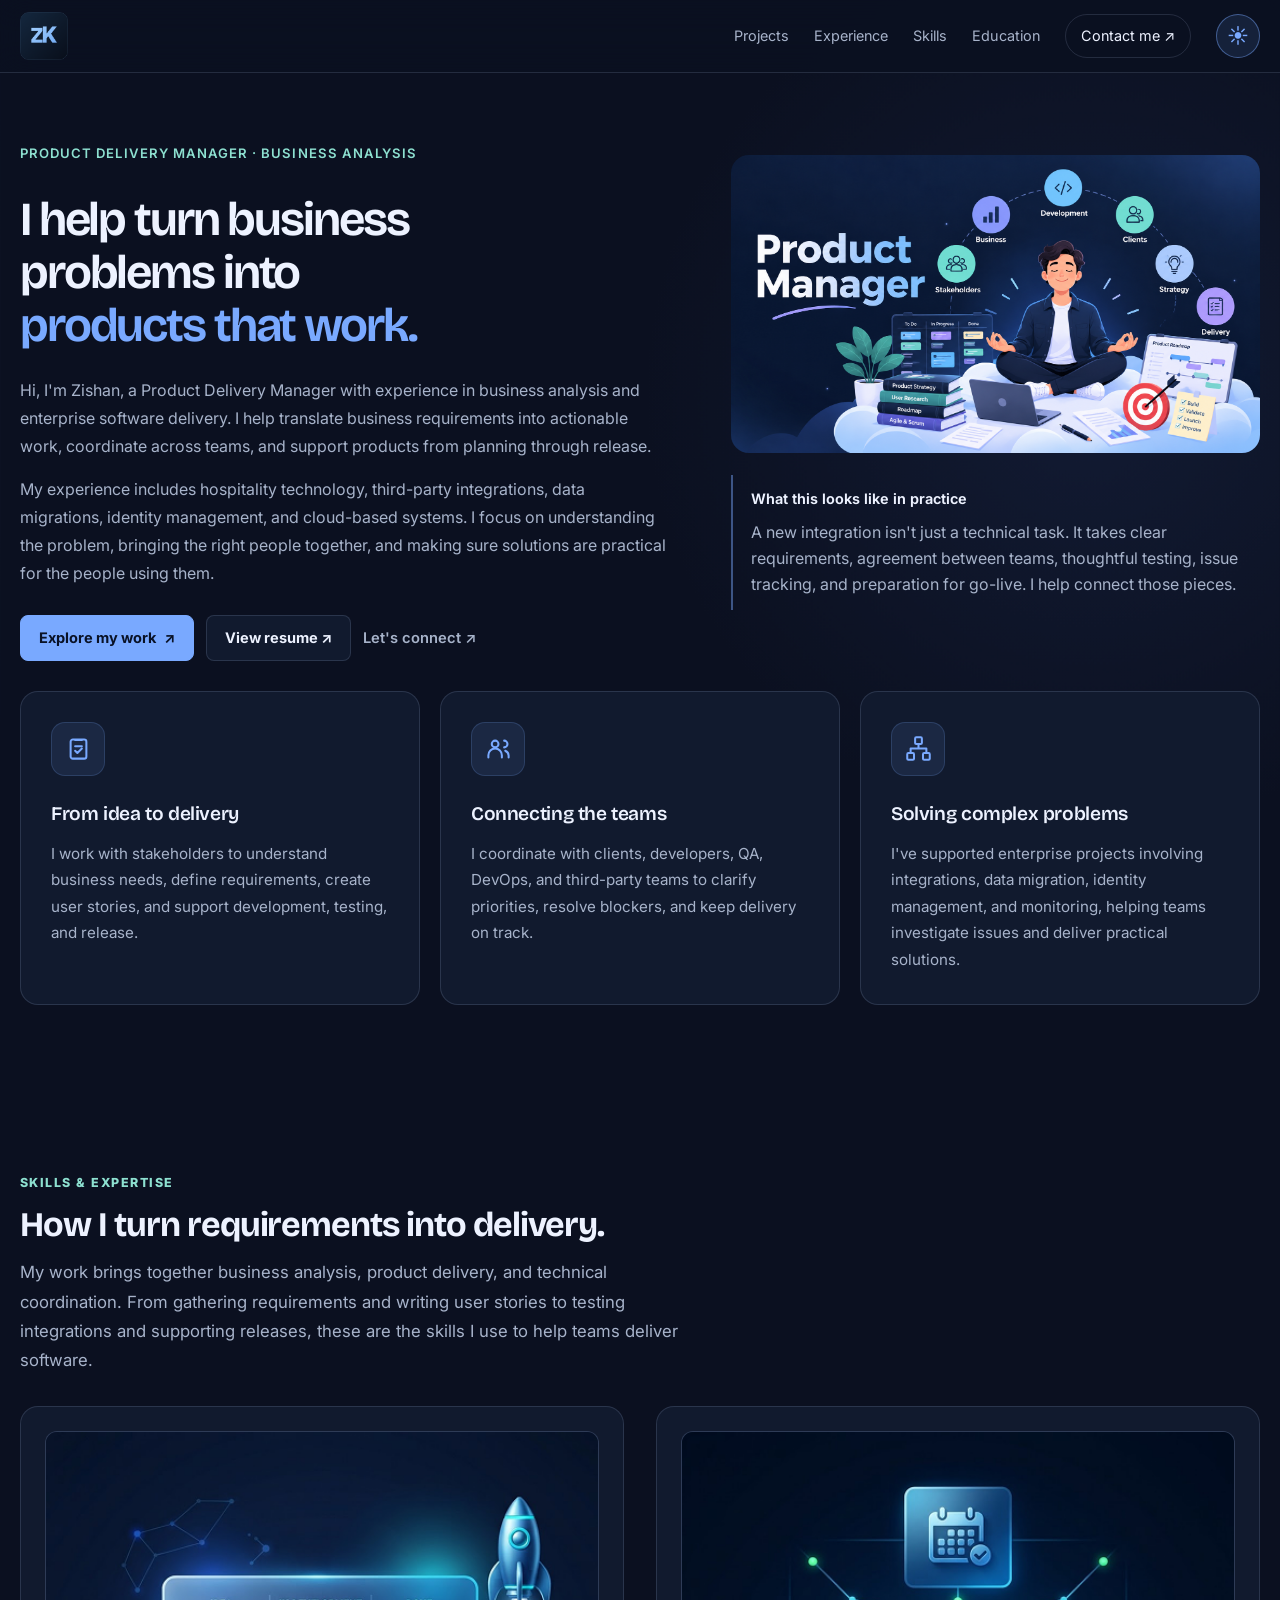
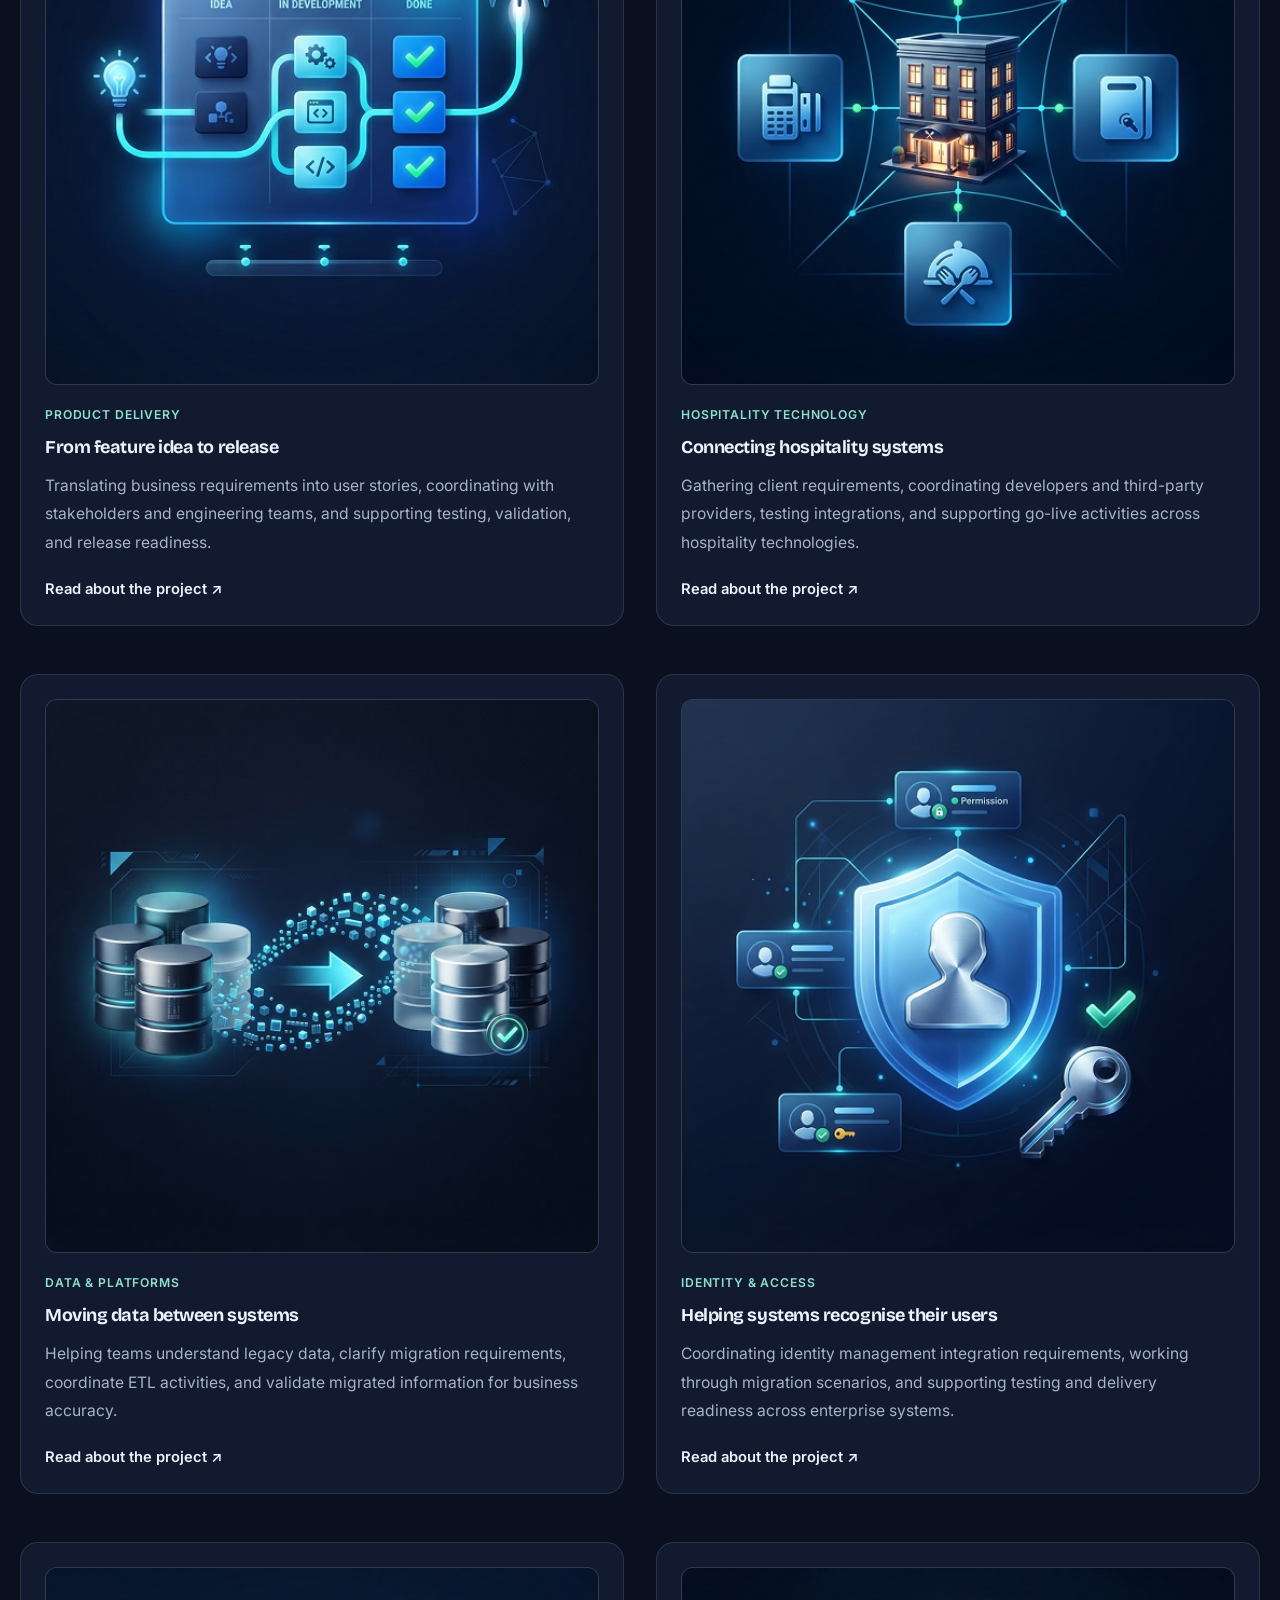
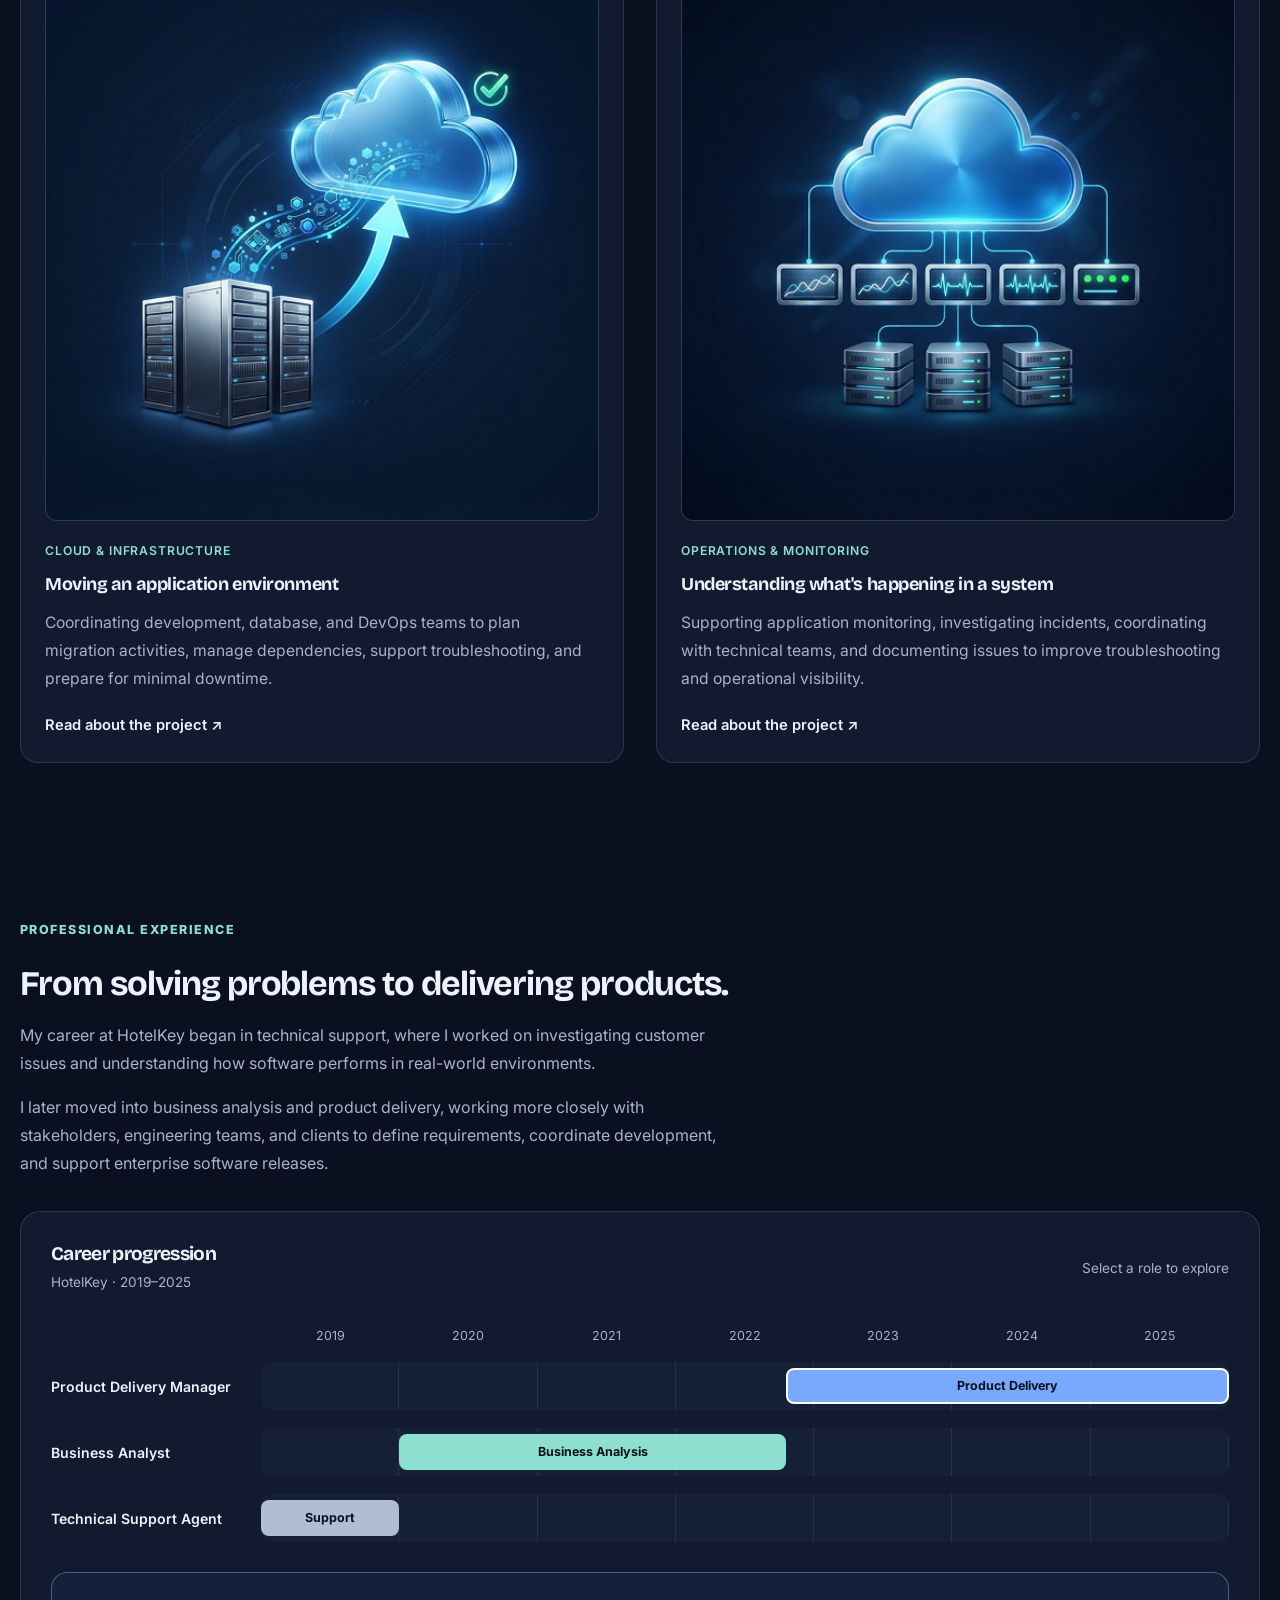
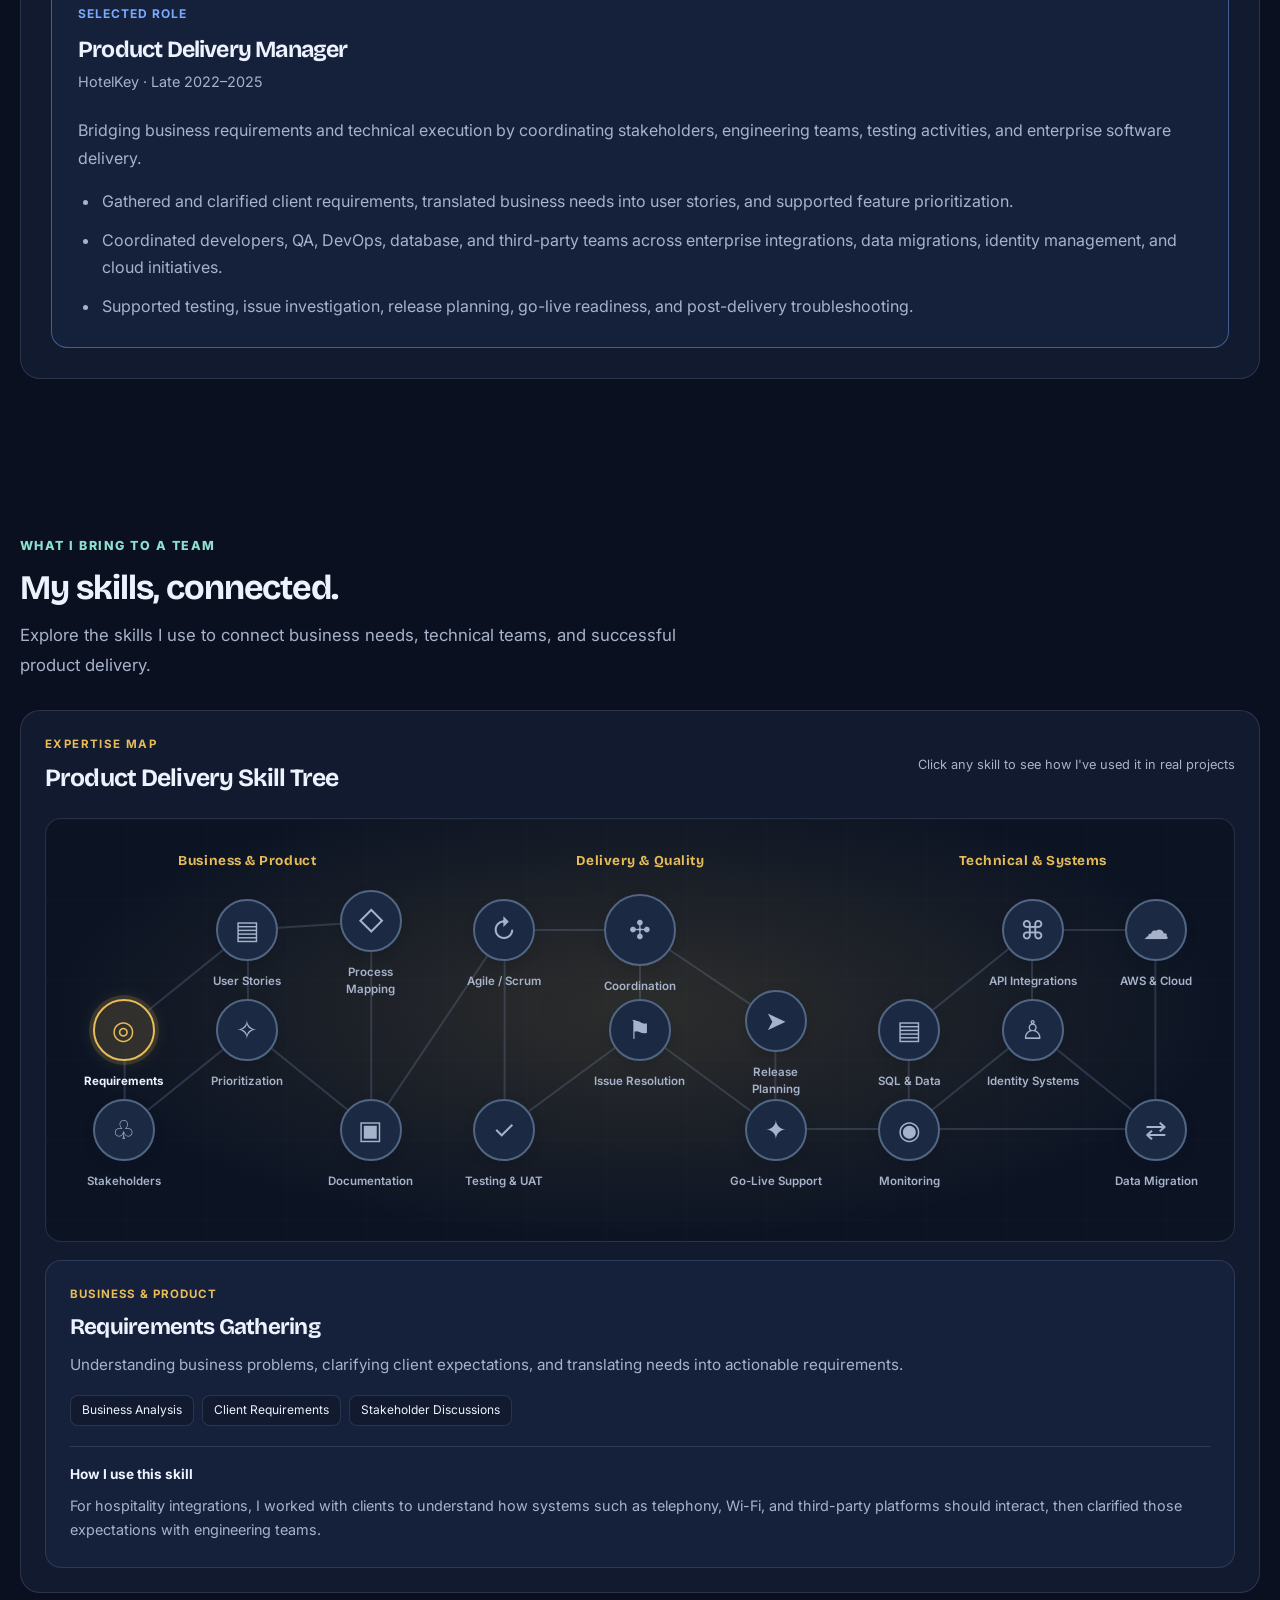
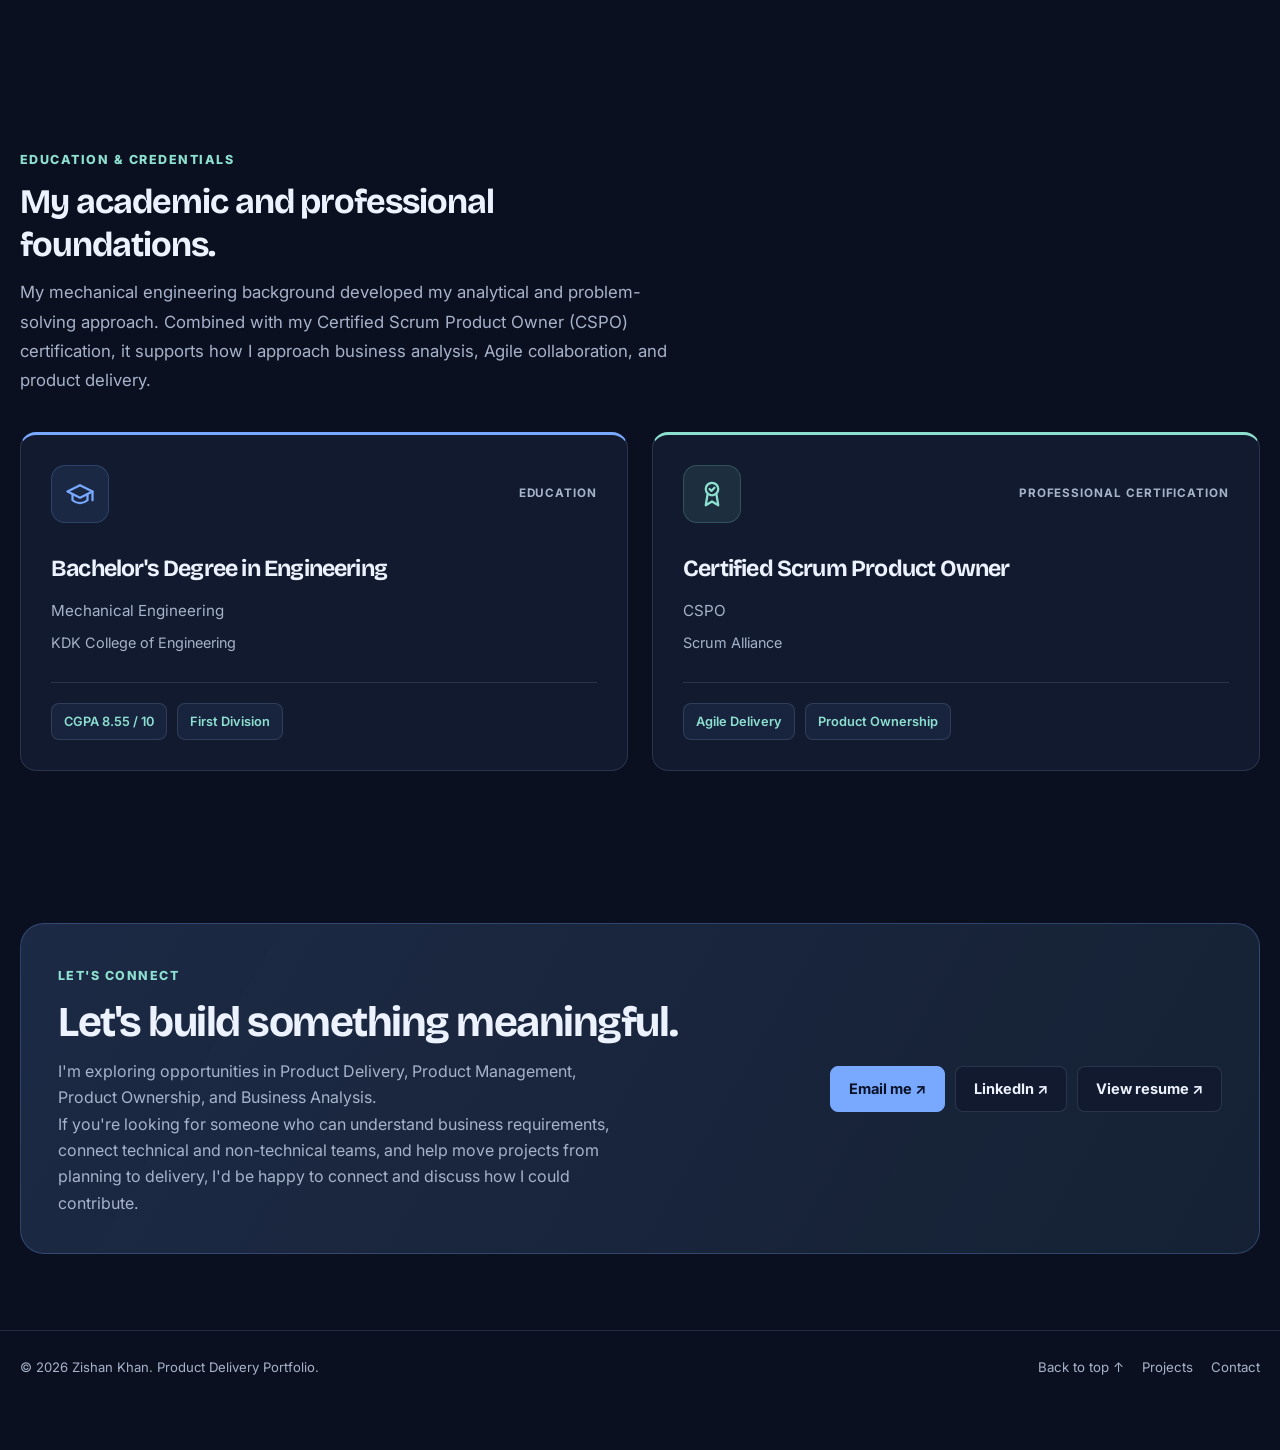
<file: index.html>
<!DOCTYPE html>
<html lang="en">
<head>
    <meta charset="UTF-8">
    <script src="theme.js" defer></script>
    <meta name="viewport" content="width=device-width, initial-scale=1.0">
    <meta name="description" content="Zishan Khan is a Product Delivery Manager with experience in enterprise software delivery, business analysis, data migration, identity management, cloud monitoring, and integrations.">
    <meta name="theme-color" content="#0b1020">
    <title>Zishan Khan | Product Delivery Manager</title>
    <link rel="preconnect" href="https://fonts.googleapis.com">
    <link rel="preconnect" href="https://fonts.gstatic.com" crossorigin>
    <link
    href="https://fonts.googleapis.com/css2?family=Inter:wght@400;500;600;700&family=Space+Grotesk:wght@400;500;600;700&display=swap"
    rel="stylesheet"
    >   
    <link rel="stylesheet" href="styles.css">
    <script src="skills-tree.js" defer></script>
    <script src="skills-tree-lines.js" defer></script>
 </head>
<body>

    <!-- Navigation -->
    <header class="site-header">
        <div class="container nav">
          <a class="brand" href="index.html" aria-label="Go to homepage">
                <img
                    class="brand-logo logo-dark"
                    src="images/logo-dark.png"
                    alt="Zishan Khan"
                >

                <img
                    class="brand-logo logo-light"
                    src="images/logo-light.png"
                    alt=""
                    aria-hidden="true"
                >
          </a>

            <button
                class="menu-toggle"
                id="menuToggle"
                type="button"
                aria-label="Open navigation menu"
                aria-controls="navLinks"
                aria-expanded="false"
            >
                <span id="menuIcon" aria-hidden="true">☰</span>
            </button>

            <nav class="nav-links" id="navLinks" aria-label="Main navigation">
                <a href="#projects">Projects</a>
                <a href="#experience">Experience</a>
                <a href="#skills">Skills</a>
                <a href="#credentials">Education</a>
                <a class="nav-contact" href="#contact">Contact me ↗</a>
                <button
    type="button"
    class="theme-toggle"
    id="themeToggle"
    aria-label="Switch to light mode"
    aria-pressed="false"
    title="Switch theme"
>
    <span class="theme-icon theme-icon-sun" aria-hidden="true">
        ☀
    </span>

    <span class="theme-icon theme-icon-moon" aria-hidden="true">
        ☾
    </span>
</button>
            </nav>
            
       
        </div>
        
    </header>

    <main>

        <!-- Hero -->

        <section class="hero" id="home">
    <div class="container hero-layout">

        <!-- LEFT SIDE: HERO CONTENT -->
        <div class="hero-content">

            <p class="hero-eyebrow">
                Product Delivery Manager · Business Analysis
            </p>

            <h1>
                I help turn business problems into
                <span>products that work.</span>
            </h1>

          <div class="hero-intro">
                <p>
                    Hi, I'm Zishan, a Product Delivery Manager with
                    experience in business analysis and enterprise
                    software delivery. I help translate business
                    requirements into actionable work, coordinate
                    across teams, and support products from planning
                    through release.
                </p>

                <p>
                    My experience includes hospitality technology,
                    third-party integrations, data migrations,
                    identity management, and cloud-based systems.
                    I focus on understanding the problem, bringing
                    the right people together, and making sure
                    solutions are practical for the people using them.
                </p>
            </div>

          
            <div class="button-row">
                <a class="button button-primary" href="#projects">
                    Explore my work
                    <span aria-hidden="true">↗</span>
                </a>

                <a
                    class="button button-secondary"
                    href="documents/ZISHAN%20KHAN_RESUME_PM_2026.pdf"
                    target="_blank"
                    rel="noopener noreferrer"
                >
                    View resume ↗
                </a>

                <a class="hero-contact-link" href="#contact">
                    Let's connect ↗
                </a>
            </div>


        </div>
        <!-- END LEFT SIDE -->


        <!-- RIGHT SIDE: PRODUCT MANAGEMENT IMAGE -->
        <div class="hero-visual">
            <img
                src="images/product-management.png"
                alt="Product management planning and delivery"
                class="hero-image"
            >
            <div class="hero-example">
            <p class="hero-example-label">
                What this looks like in practice
            </p>

            <p>
                A new integration isn't just a technical task. It takes
                clear requirements, agreement between teams, thoughtful
                testing, issue tracking, and preparation for go-live.
                I help connect those pieces.
            </p>
        </div>
        </div>
  
    </div>
<!-- CORE STRENGTHS -->
<section class="strengths-section" aria-label="Professional strengths">
    <div class="container">

        <div class="strengths-grid">

            <!-- CARD 1: PRODUCT DELIVERY -->
            <article class="strength-card">

                <div class="strength-icon" aria-hidden="true">
                    <svg viewBox="0 0 24 24" fill="none"
                         stroke="currentColor" stroke-width="1.8"
                         stroke-linecap="round" stroke-linejoin="round">
                        <rect x="5" y="4" width="14" height="17" rx="2"/>
                        <path d="M9 4.5h6M9 10h6M9 14l2 2 4-4"/>
                    </svg>
                </div>

                <h3>From idea to delivery</h3>

             <p>
    I work with stakeholders to understand business
    needs, define requirements, create user stories,
    and support development, testing, and release.
</p>
            </article>

            <!-- CARD 2: TEAM COLLABORATION -->
            <article class="strength-card">

                <div class="strength-icon" aria-hidden="true">
                    <svg viewBox="0 0 24 24" fill="none"
                         stroke="currentColor" stroke-width="1.8"
                         stroke-linecap="round" stroke-linejoin="round">
                        <circle cx="9" cy="8" r="3"/>
                        <path d="M3 20v-2a6 6 0 0 1 12 0v2"/>
                        <path d="M17 5a3 3 0 0 1 0 6"/>
                        <path d="M18 14a5 5 0 0 1 3 5v1"/>
                    </svg>
                </div>

                <h3>Connecting the teams</h3>

          <p>
    I coordinate with clients, developers, QA, DevOps,
    and third-party teams to clarify priorities,
    resolve blockers, and keep delivery on track.
</p>

            </article>

            <!-- CARD 3: ENTERPRISE SOLUTIONS -->
            <article class="strength-card">

                <div class="strength-icon" aria-hidden="true">
                    <svg viewBox="0 0 24 24" fill="none"
                         stroke="currentColor" stroke-width="1.8"
                         stroke-linecap="round" stroke-linejoin="round">
                        <rect x="9" y="2" width="6" height="6" rx="1"/>
                        <rect x="2" y="16" width="6" height="6" rx="1"/>
                        <rect x="16" y="16" width="6" height="6" rx="1"/>
                        <path d="M12 8v4M5 16v-4h14v4"/>
                    </svg>
                </div>

                <h3>Solving complex problems</h3>

   <p>
    I've supported enterprise projects involving
    integrations, data migration, identity management,
    and monitoring, helping teams investigate issues
    and deliver practical solutions.
</p>

            </article>

        </div>

    </div>
</section>

        <!-- Selected projects -->

<section class="section projects-section" id="projects">
    <div class="container">

       <div class="section-heading">
    <span class="eyebrow">Skills &amp; expertise</span>

    <h2>How I turn requirements into delivery.</h2>

    <p class="section-intro">
        My work brings together business analysis,
        product delivery, and technical coordination.
        From gathering requirements and writing user
        stories to testing integrations and supporting
        releases, these are the skills I use to help
        teams deliver software.
    </p>
</div>

<div class="project-grid">

    <!-- PROJECT 1: PRODUCT FEATURE DELIVERY -->
    <article class="project-card">
        <a class="project-image"
           href="feature-delivery-case-study.html"
           aria-label="View product feature delivery project">
            <img
                src="images/feature-delivery.png"
                alt="Reference image for product feature delivery">
        </a>

        <div class="project-content">
            <span class="project-category">
                Product Delivery
            </span>

            <h3>From feature idea to release</h3>

            <p>
                Translating business requirements into user
                stories, coordinating with stakeholders and
                engineering teams, and supporting testing,
                validation, and release readiness.
            </p>

            <a class="project-link"
               href="feature-delivery-case-study.html">
                Read about the project ↗
            </a>
        </div>
    </article>


    <!-- PROJECT 2: HOSPITALITY INTEGRATIONS -->
    <article class="project-card">
        <a class="project-image"
           href="iot-integration-case-study.html"
           aria-label="View hospitality integrations project">
            <img
                src="images/hospitality-integrations.png"
                alt="Reference image for hospitality technology integrations">
        </a>

        <div class="project-content">
            <span class="project-category">
                Hospitality Technology
            </span>

            <h3>Connecting hospitality systems</h3>

            <p>
                Gathering client requirements, coordinating
                developers and third-party providers, testing
                integrations, and supporting go-live activities
                across hospitality technologies.
            </p>

            <a class="project-link"
               href="iot-integration-case-study.html">
                Read about the project ↗
            </a>
        </div>
    </article>


    <!-- PROJECT 3: ENTERPRISE DATA MIGRATION -->
    <article class="project-card">
        <a class="project-image"
           href="etl-case-study.html"
           aria-label="View data migration project">
            <img
                src="images/data-migration.png"
                alt="Reference image for a data migration project">
        </a>

        <div class="project-content">
            <span class="project-category">
                Data &amp; Platforms
            </span>

            <h3>Moving data between systems</h3>

            <p>
                Helping teams understand legacy data,
                clarify migration requirements, coordinate
                ETL activities, and validate migrated
                information for business accuracy.
            </p>

            <a class="project-link"
               href="etl-case-study.html">
                Read about the project ↗
            </a>
        </div>
    </article>


    <!-- PROJECT 4: IDENTITY MANAGEMENT -->
    <article class="project-card">
        <a class="project-image"
           href="idm-case-study.html"
           aria-label="View identity management project">
            <img
                src="images/identity-management.png"
                alt="Reference image for identity management">
        </a>

        <div class="project-content">
            <span class="project-category">
                Identity &amp; Access
            </span>

            <h3>Helping systems recognise their users</h3>

            <p>
                Coordinating identity management integration
                requirements, working through migration
                scenarios, and supporting testing and
                delivery readiness across enterprise systems.
            </p>

            <a class="project-link"
               href="idm-case-study.html">
                Read about the project ↗
            </a>
        </div>
    </article>


    <!-- PROJECT 5: AWS ENVIRONMENT MIGRATION -->
    <article class="project-card">
        <a class="project-image"
           href="aws-migration-case-study.html"
           aria-label="View cloud migration project">
            <img
                src="images/cloud-migration.png"
                alt="Reference image for a cloud migration">
        </a>

        <div class="project-content">
            <span class="project-category">
                Cloud &amp; Infrastructure
            </span>

            <h3>Moving an application environment</h3>

            <p>
                Coordinating development, database, and
                DevOps teams to plan migration activities,
                manage dependencies, support troubleshooting,
                and prepare for minimal downtime.
            </p>

            <a class="project-link"
               href="aws-migration-case-study.html">
                Read about the project ↗
            </a>
        </div>
    </article>


    <!-- PROJECT 6: MONITORING & INCIDENT MANAGEMENT -->
    <article class="project-card">
        <a class="project-image"
           href="monitoring-case-study.html"
           aria-label="View monitoring and incident management project">
            <img
                src="images/monitoring.png"
                alt="Reference image for system monitoring">
        </a>

        <div class="project-content">
            <span class="project-category">
                Operations &amp; Monitoring
            </span>

            <h3>Understanding what's happening in a system</h3>

            <p>
                Supporting application monitoring,
                investigating incidents, coordinating
                with technical teams, and documenting
                issues to improve troubleshooting
                and operational visibility.
            </p>

            <a class="project-link"
               href="monitoring-case-study.html">
                Read about the project ↗
            </a>
        </div>
    </article>

</div>
    </div>
</section>



<!-- EXPERIENCE — INTERACTIVE CAREER TIMELINE -->
<section class="section career-section" id="experience">
    <div class="container">

      <div class="career-intro">
    <span class="eyebrow">
        Professional experience
    </span>

    <h2>From solving problems to delivering products.</h2>

    <p>
        My career at HotelKey began in technical support,
        where I worked on investigating customer issues
        and understanding how software performs in
        real-world environments.
    </p>

    <p>
        I later moved into business analysis and product
        delivery, working more closely with stakeholders,
        engineering teams, and clients to define
        requirements, coordinate development, and
        support enterprise software releases.
    </p>
</div>

        <div class="career-chart">

            <div class="career-chart-heading">
                <div>
                    <h3>Career progression</h3>
                    <p>HotelKey · 2019–2025</p>
                </div>

                <span class="career-chart-hint">
                    Select a role to explore
                </span>
            </div>

            <!-- Scrollable Gantt-style timeline -->
            <div class="career-chart-scroll" tabindex="0"
                 aria-label="Career timeline from 2019 to 2025">

                <div class="career-chart-inner">

                    <!-- Year headings -->
                    <div class="career-chart-years">
                        <span class="career-chart-spacer"></span>
                        <div class="career-year-grid">
                            <span>2019</span>
                            <span>2020</span>
                            <span>2021</span>
                            <span>2022</span>
                            <span>2023</span>
                            <span>2024</span>
                            <span>2025</span>
                        </div>
                    </div>

                    <!-- Product Delivery Manager -->
                    <div class="career-chart-row">
                        <span class="career-role-label">
                            Product Delivery Manager
                        </span>

                        <div class="career-track">
                            <button
                                type="button"
                                class="career-bar career-bar-delivery is-active"
                                data-career="delivery"
                                aria-pressed="true"
                                style="--bar-start: 3.8; --bar-length: 3.2;"
                                aria-label="Product Delivery Manager, late 2022 to 2025"
                            >
                                <span class="career-bar-label">
                                    Product Delivery
                                </span>
                            </button>
                        </div>
                    </div>

                    <!-- Business Analyst -->
                    <div class="career-chart-row">
                        <span class="career-role-label">
                            Business Analyst
                        </span>

                        <div class="career-track">
                            <button
                                type="button"
                                class="career-bar career-bar-analyst"
                                data-career="analyst"
                                aria-pressed="false"
                                style="--bar-start: 1; --bar-length: 2.8;"
                                aria-label="Business Analyst, 2020 to late 2022"
                            >
                                <span class="career-bar-label">
                                    Business Analysis
                                </span>
                            </button>
                        </div>
                    </div>

                    <!-- Technical Support -->
                    <div class="career-chart-row">
                        <span class="career-role-label">
                            Technical Support Agent
                        </span>

                        <div class="career-track">
                            <button
                                type="button"
                                class="career-bar career-bar-support"
                                data-career="support"
                                aria-pressed="false"
                                style="--bar-start: 0; --bar-length: 1;"
                                aria-label="Technical Support Agent, 2019 to 2020"
                            >
                                <span class="career-bar-label">
                                    Support
                                </span>
                            </button>
                        </div>
                    </div>

                </div>
            </div>


            <!-- Interactive details panel -->
            <div class="career-detail" id="careerDetail"
                 aria-live="polite" aria-atomic="true">

                <div class="career-detail-header">
                    <div>
                        <span class="career-detail-eyebrow">
                            Selected role
                        </span>
                        <h3 id="careerDetailTitle">
                            Product Delivery Manager
                        </h3>
                        <p id="careerDetailDate">
                            HotelKey · Late 2022–2025
                        </p>
                    </div>
                </div>

           <p class="career-detail-summary"
   id="careerDetailSummary">
    Bridging business requirements and technical execution
    by coordinating stakeholders, engineering teams,
    testing activities, and enterprise software delivery.
</p>

               <ul class="career-detail-list" id="careerDetailList">
    <li>
        Gathered and clarified client requirements,
        translated business needs into user stories,
        and supported feature prioritization.
    </li>

    <li>
        Coordinated developers, QA, DevOps, database,
        and third-party teams across enterprise
        integrations, data migrations, identity
        management, and cloud initiatives.
    </li>

    <li>
        Supported testing, issue investigation,
        release planning, go-live readiness,
        and post-delivery troubleshooting.
    </li>
</ul>

            </div>

        </div>

    </div>
</section>


<!-- =========================================
     INTERACTIVE RPG SKILL TREE
========================================= -->

<section class="section skills-tree-section" id="skills">
    <div class="container">

        <div class="section-heading">
            <span class="eyebrow">What I bring to a team</span>
            <h2>My skills, connected.</h2>
            <p class="section-intro">
                Explore the skills I use to connect business needs,
                technical teams, and successful product delivery.
            </p>
        </div>

        
<div class="skills-tree" id="skillsTree">

    <!-- Skill tree header -->
    <div class="skills-tree-header">
        <div>
            <span class="skills-tree-label">EXPERTISE MAP</span>
            <h3>Product Delivery Skill Tree</h3>
        </div>
        <span class="skills-tree-hint">
           Click any skill to see how I've used it in real projects
        </span>
    </div>

    <!-- Three skill branches -->
    <div class="skills-tree-board">
        <svg
            class="skill-tree-connections"
            aria-hidden="true"
            xmlns="http://www.w3.org/2000/svg"
        >
        </svg>
        <!-- BUSINESS ANALYSIS -->
        <div class="skill-branch branch-business">
            <h4>Business & Product</h4>

            <div class="skill-branch-nodes">
                <button class="skill-ability" type="button"
                        data-ability="requirements">
                    <span class="ability-icon" aria-hidden="true">◎</span>
                    <span class="ability-name">Requirements</span>
                </button>

                <button class="skill-ability" type="button"
                        data-ability="stories">
                    <span class="ability-icon" aria-hidden="true">▤</span>
                    <span class="ability-name">User Stories</span>
                </button>

                <button class="skill-ability" type="button"
                        data-ability="process">
                    <span class="ability-icon" aria-hidden="true">◇</span>
                    <span class="ability-name">Process Mapping</span>
                </button>

                <button class="skill-ability" type="button"
                        data-ability="stakeholders">
                    <span class="ability-icon" aria-hidden="true">♧</span>
                    <span class="ability-name">Stakeholders</span>
                </button>

                <button class="skill-ability" type="button"
                        data-ability="prioritization">
                    <span class="ability-icon" aria-hidden="true">✧</span>
                    <span class="ability-name">Prioritization</span>
                </button>

                <button class="skill-ability" type="button"
                        data-ability="documentation">
                    <span class="ability-icon" aria-hidden="true">▣</span>
                    <span class="ability-name">Documentation</span>
                </button>
            </div>
        </div>

        <!-- PRODUCT DELIVERY -->
        <div class="skill-branch branch-delivery">
            <h4>Delivery & Quality</h4>

            <div class="skill-branch-nodes">
                <button class="skill-ability" type="button"
                        data-ability="agile">
                    <span class="ability-icon" aria-hidden="true">↻</span>
                    <span class="ability-name">Agile / Scrum</span>
                </button>

                <button class="skill-ability" type="button"
                        data-ability="coordination">
                    <span class="ability-icon" aria-hidden="true">✣</span>
                    <span class="ability-name">Coordination</span>
                </button>

                <button class="skill-ability" type="button"
                        data-ability="release">
                    <span class="ability-icon" aria-hidden="true">➤</span>
                    <span class="ability-name">Release Planning</span>
                </button>

                <button class="skill-ability" type="button"
                        data-ability="testing">
                    <span class="ability-icon" aria-hidden="true">✓</span>
                    <span class="ability-name">Testing & UAT</span>
                </button>

                <button class="skill-ability" type="button"
                        data-ability="issues">
                    <span class="ability-icon" aria-hidden="true">⚑</span>
                    <span class="ability-name">Issue Resolution</span>
                </button>

                <button class="skill-ability" type="button"
                        data-ability="golive">
                    <span class="ability-icon" aria-hidden="true">✦</span>
                    <span class="ability-name">Go-Live Support</span>
                </button>
            </div>
        </div>

        <!-- TECHNICAL SYSTEMS -->
        <div class="skill-branch branch-technical">
            <h4>Technical & Systems</h4>

            <div class="skill-branch-nodes">
                <button class="skill-ability" type="button"
                        data-ability="sql">
                    <span class="ability-icon" aria-hidden="true">▤</span>
                    <span class="ability-name">SQL & Data</span>
                </button>

                <button class="skill-ability" type="button"
                        data-ability="apis">
                    <span class="ability-icon" aria-hidden="true">⌘</span>
                    <span class="ability-name">API Integrations</span>
                </button>

                <button class="skill-ability" type="button"
                        data-ability="aws">
                    <span class="ability-icon" aria-hidden="true">☁</span>
                    <span class="ability-name">AWS & Cloud</span>
                </button>

                <button class="skill-ability" type="button"
                        data-ability="monitoring">
                    <span class="ability-icon" aria-hidden="true">◉</span>
                    <span class="ability-name">Monitoring</span>
                </button>

                <button class="skill-ability" type="button"
                        data-ability="identity">
                    <span class="ability-icon" aria-hidden="true">♙</span>
                    <span class="ability-name">Identity Systems</span>
                </button>

                <button class="skill-ability" type="button"
                        data-ability="migration">
                    <span class="ability-icon" aria-hidden="true">⇄</span>
                    <span class="ability-name">Data Migration</span>
                </button>
            </div>
        </div>

    </div>

    <!-- Selected ability details -->
    <div class="skill-ability-details"
         id="skillAbilityDetails"
         aria-live="polite">

        <span class="skill-detail-category">
            BUSINESS & PRODUCT
        </span>

        <h3 id="skillAbilityTitle">
            Requirements Gathering
        </h3>

        <p id="skillAbilityDescription">
            Understanding client needs and translating them
            into clear, actionable requirements.
        </p>

        <div class="skill-ability-tags" id="skillAbilityTags">
            <span>Business Analysis</span>
            <span>User Stories</span>
            <span>Stakeholder Collaboration</span>
        </div>

        <div class="skill-ability-example">
            <strong>How I use this skill</strong>
            <p id="skillAbilityExample">
                I work with clients and engineering teams to clarify
                requirements, identify dependencies, and support delivery.
            </p>
        </div>

    </div>

</div>


    </div>
</section>
     


  
<!-- =========================================
     EDUCATION & CERTIFICATIONS
========================================= -->

<section class="section credentials-section" id="credentials">
    <div class="container">

       <div class="section-heading">
    <span class="eyebrow">Education &amp; Credentials</span>

    <h2>My academic and professional foundations.</h2>

    <p class="section-intro">
        My mechanical engineering background developed
        my analytical and problem-solving approach.
        Combined with my Certified Scrum Product Owner
        (CSPO) certification, it supports how I approach
        business analysis, Agile collaboration, and
        product delivery.
    </p>
</div>

        <div class="credentials-showcase">

            <!-- Education -->
            <article class="credential-showcase-card education-card">

                <div class="credential-showcase-top">
                    <div class="credential-showcase-icon"
                         aria-hidden="true">
                        <svg viewBox="0 0 24 24"
                             fill="none"
                             stroke="currentColor"
                             stroke-width="1.8"
                             stroke-linecap="round"
                             stroke-linejoin="round">
                            <path d="m2 10 10-5 10 5-10 5-10-5Z"/>
                            <path d="M6 12v5c3.5 3 8.5 3 12 0v-5"/>
                            <path d="M22 10v7"/>
                        </svg>
                    </div>

                    <span class="credential-showcase-type">
                        Education
                    </span>
                </div>

                <div class="credential-showcase-body">
                    <h3>Bachelor's Degree in Engineering</h3>

                    <p class="credential-showcase-specialization">
                        Mechanical Engineering
                    </p>

                    <p class="credential-showcase-institution">
                        KDK College of Engineering
                    </p>
                </div>

                <div class="credential-showcase-footer">
                    <span>CGPA 8.55 / 10</span>
                    <span>First Division</span>
                </div>

            </article>

            <!-- Certification -->
            <article class="credential-showcase-card certification-card">

                <div class="credential-showcase-top">
                    <div class="credential-showcase-icon"
                         aria-hidden="true">
                        <svg viewBox="0 0 24 24"
                             fill="none"
                             stroke="currentColor"
                             stroke-width="1.8"
                             stroke-linecap="round"
                             stroke-linejoin="round">
                            <circle cx="12" cy="8" r="5"/>
                            <path d="m8.5 12-1.5 9 5-3 5 3-1.5-9"/>
                            <path d="m10 8 1.5 1.5L14 7"/>
                        </svg>
                    </div>

                    <span class="credential-showcase-type">
                        Professional Certification
                    </span>
                </div>

                <div class="credential-showcase-body">
                    <h3>Certified Scrum Product Owner</h3>

                    <p class="credential-showcase-specialization">
                        CSPO
                    </p> 
                    <p class="credential-showcase-institution">
                        Scrum Alliance
                    </p>
                </div>

                <div class="credential-showcase-footer">
                    <span>Agile Delivery</span>
                    <span>Product Ownership</span>
                </div>

            </article>

        </div>

    </div>
</section>




<!-- Contact -->
<section class="section" id="contact">
    <div class="container">

        <div class="contact-panel">

            <div>
                <span class="eyebrow">Let's connect</span>

                <h2>Let's build something meaningful.</h2>

                <p>
                    I'm exploring opportunities in Product Delivery,
                    Product Management, Product Ownership, and
                    Business Analysis.
                </p>

                <p>
                    If you're looking for someone who can understand
                    business requirements, connect technical and
                    non-technical teams, and help move projects
                    from planning to delivery, I'd be happy to
                    connect and discuss how I could contribute.
                </p>
            </div>

            <div class="contact-actions">

                <a
                    class="button button-primary"
                    href="mailto:yourszishankhan1000@gmail.com?subject=Opportunity%20to%20Connect"
                >
                    Email me ↗
                </a>

                <a
                    class="button button-secondary"
                    href="https://www.linkedin.com/in/zishan-khan-020160176/"
                    target="_blank"
                    rel="noopener noreferrer"
                >
                    LinkedIn ↗
                </a>

                <a
                    class="button button-secondary"
                    href="documents/ZISHAN%20KHAN_RESUME_PM_2026.pdf"
                    target="_blank"
                    rel="noopener noreferrer"
                >
                    View resume ↗
                </a>

            </div>

        </div>

    </div>
</section>


    <!-- Footer -->
    <footer class="site-footer">
        <div class="container footer-inner">
            <p>
                © <span id="currentYear"></span> Zishan Khan.
                Product Delivery Portfolio.
            </p>

            <div class="footer-links">
                <a href="#home">Back to top ↑</a>
                <a href="#projects">Projects</a>
                <a href="#contact">Contact</a>
            </div>
        </div>
    </footer>

    <script src="case-study-common.js"></script>
</body>
</html>
</file>
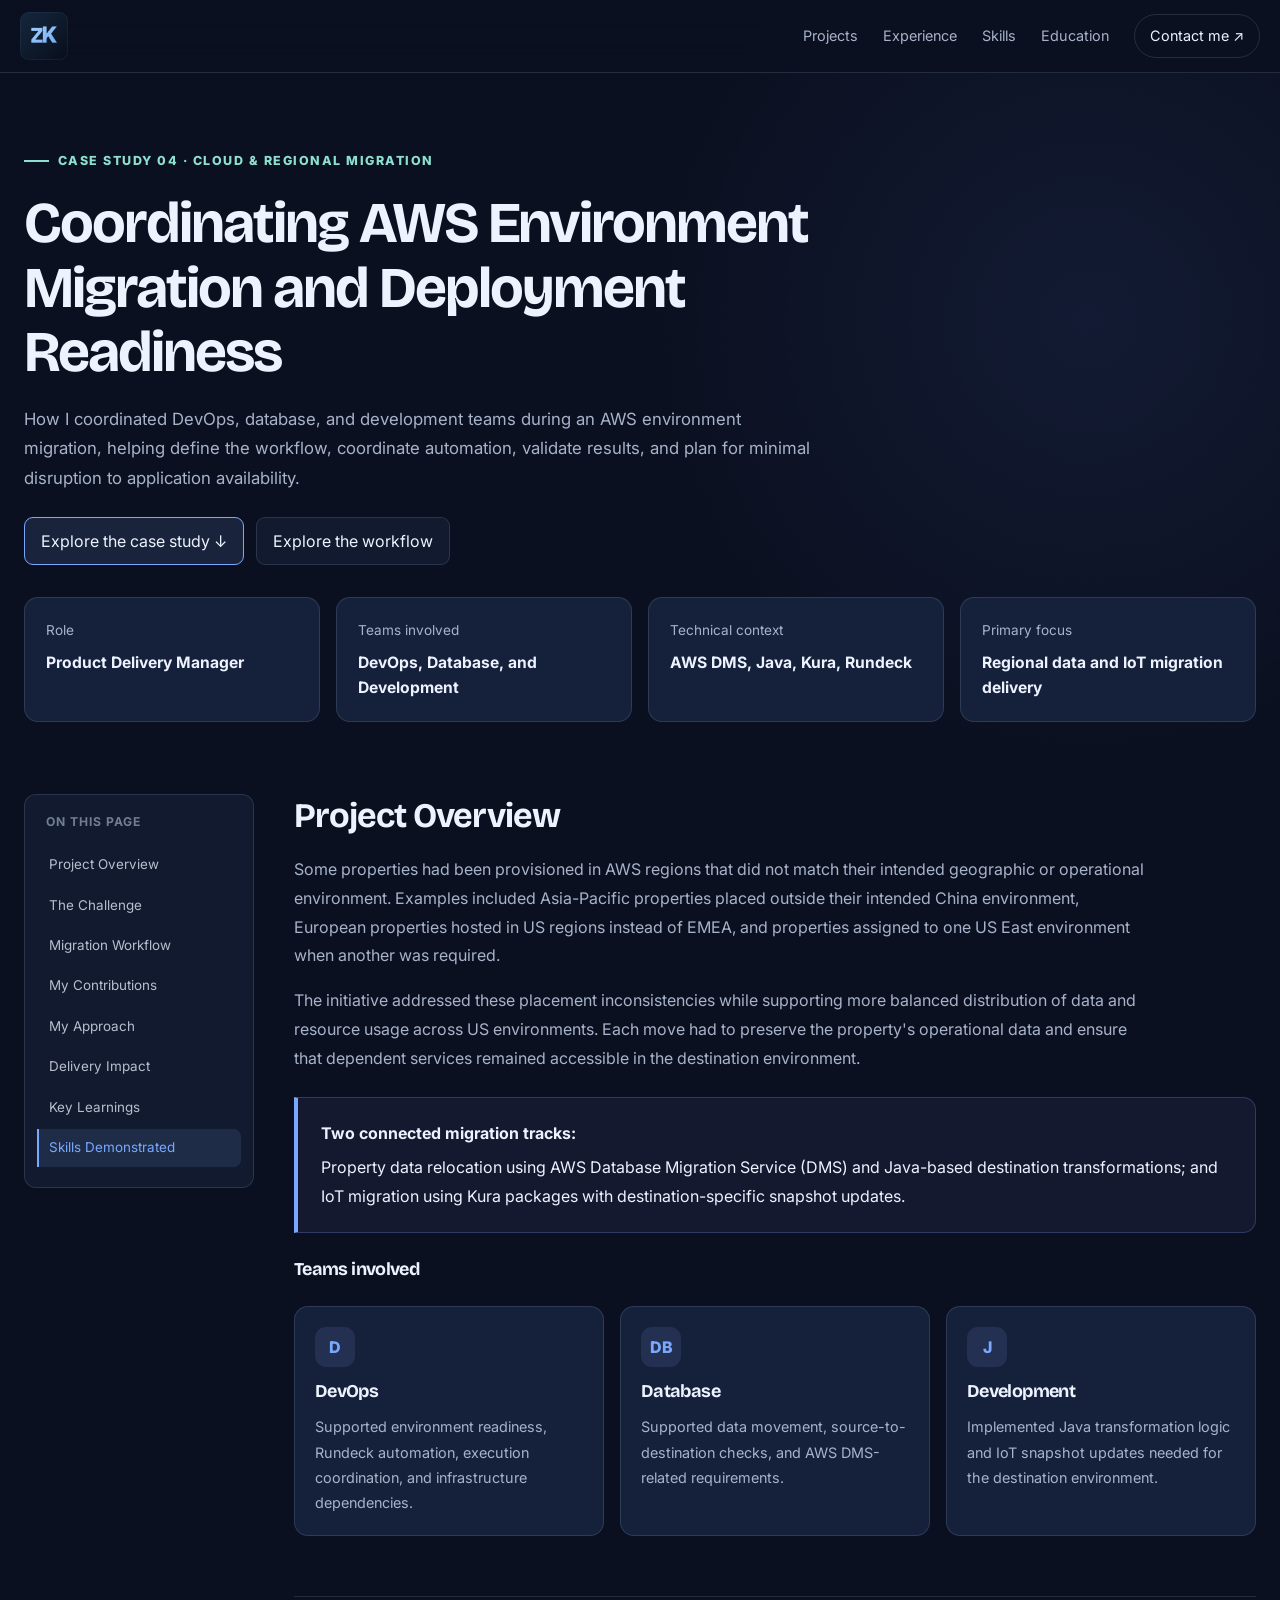
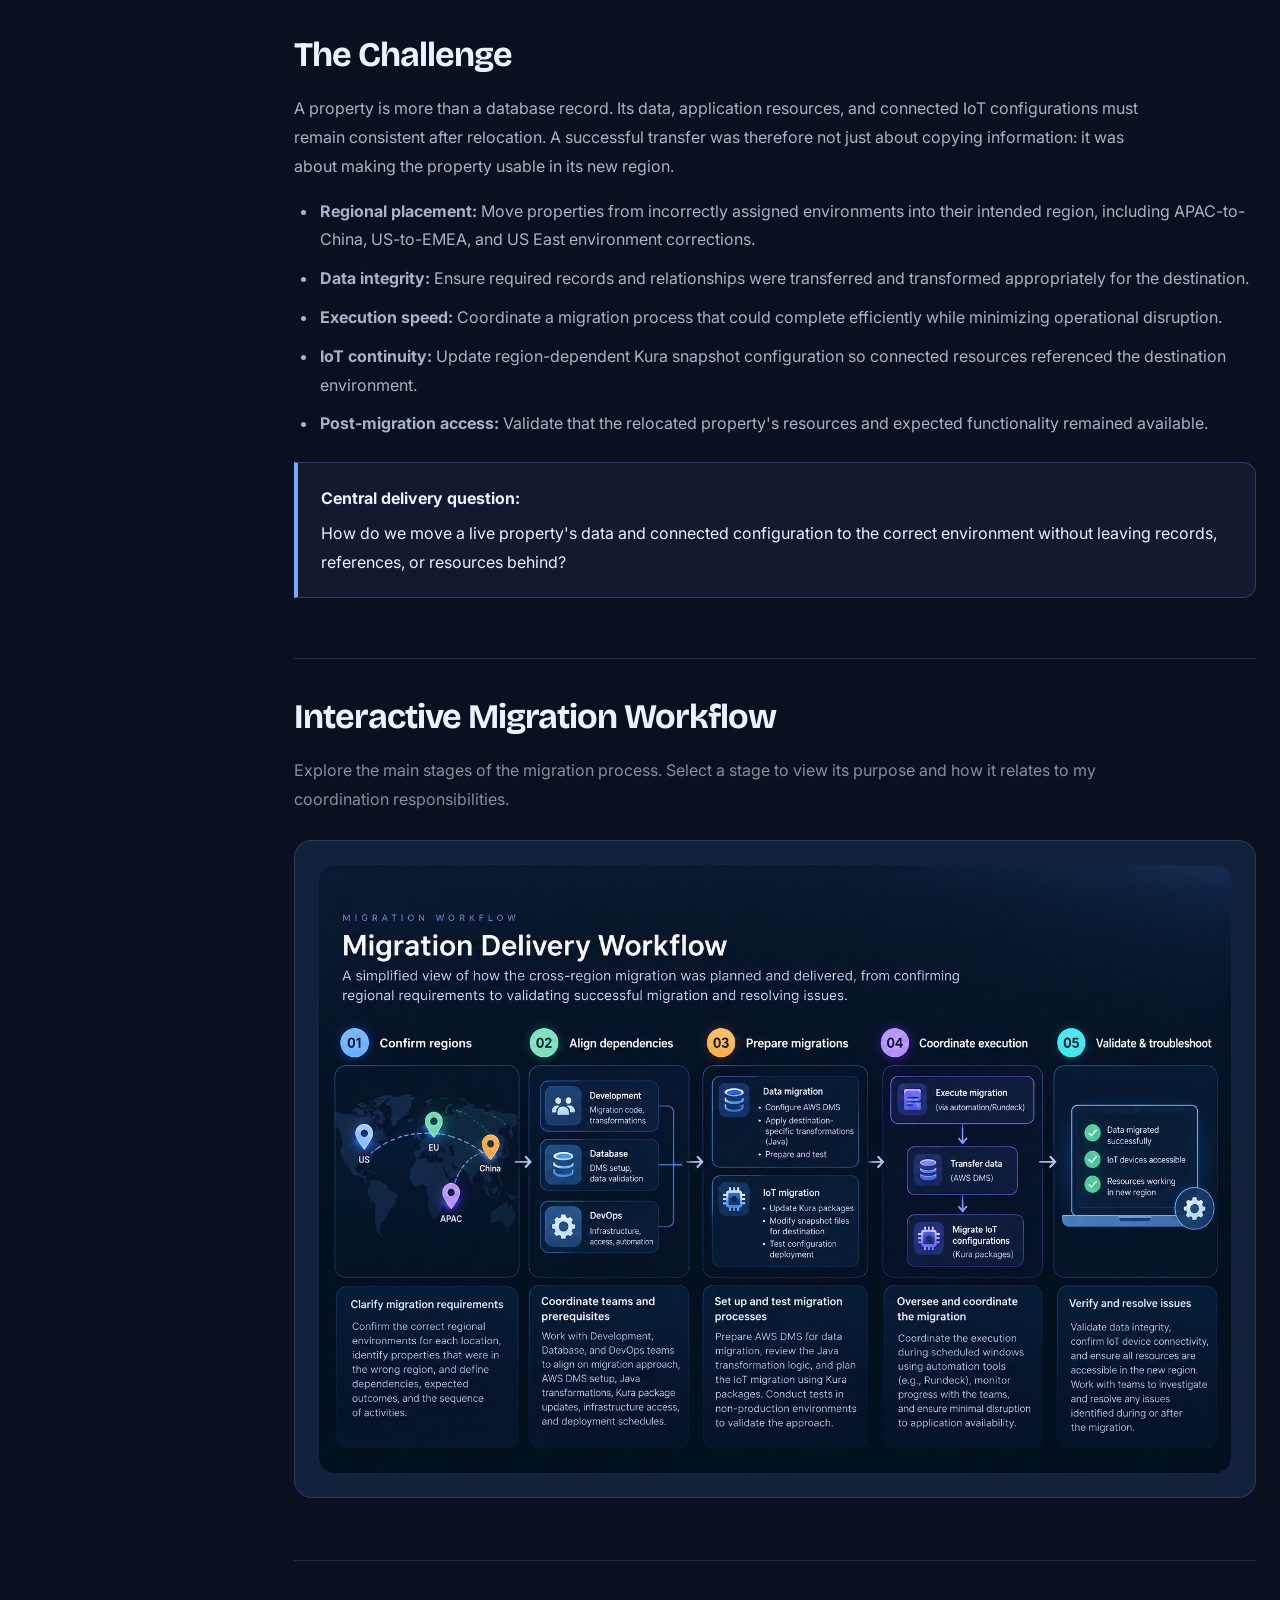
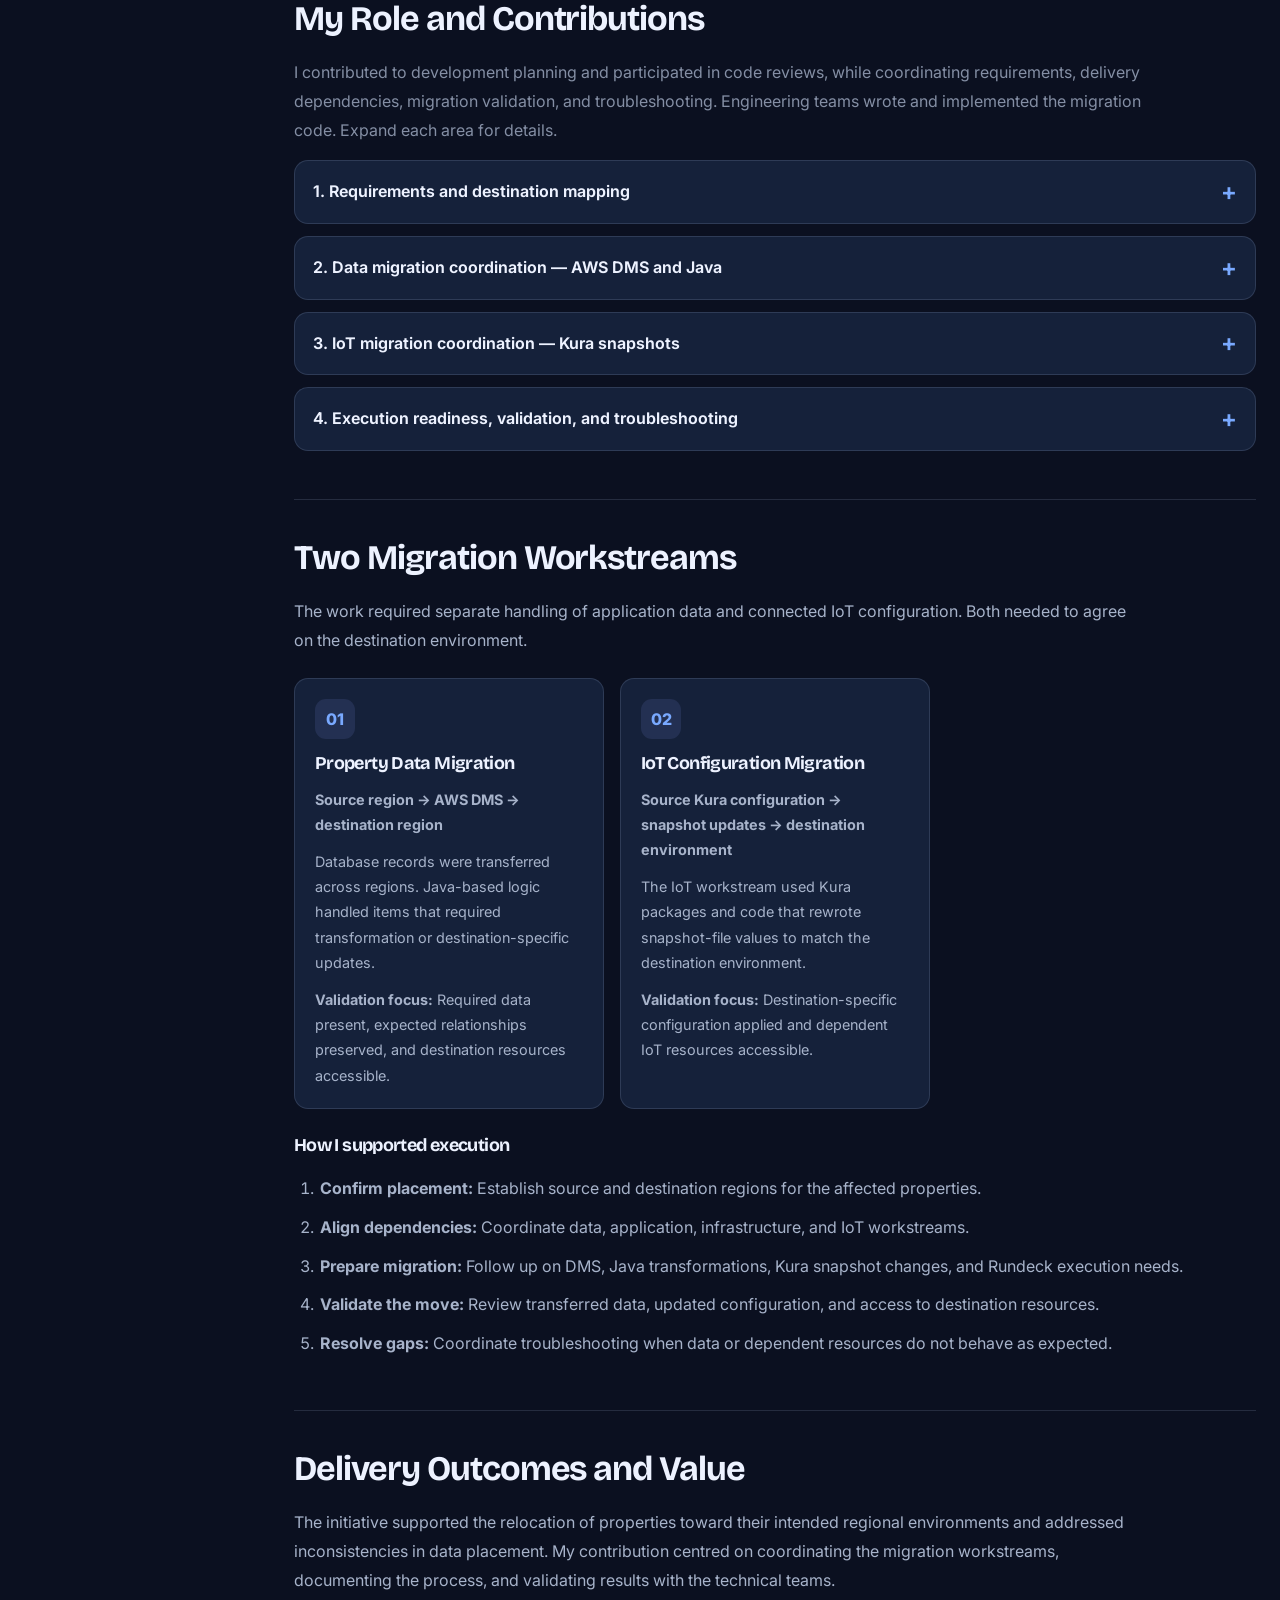
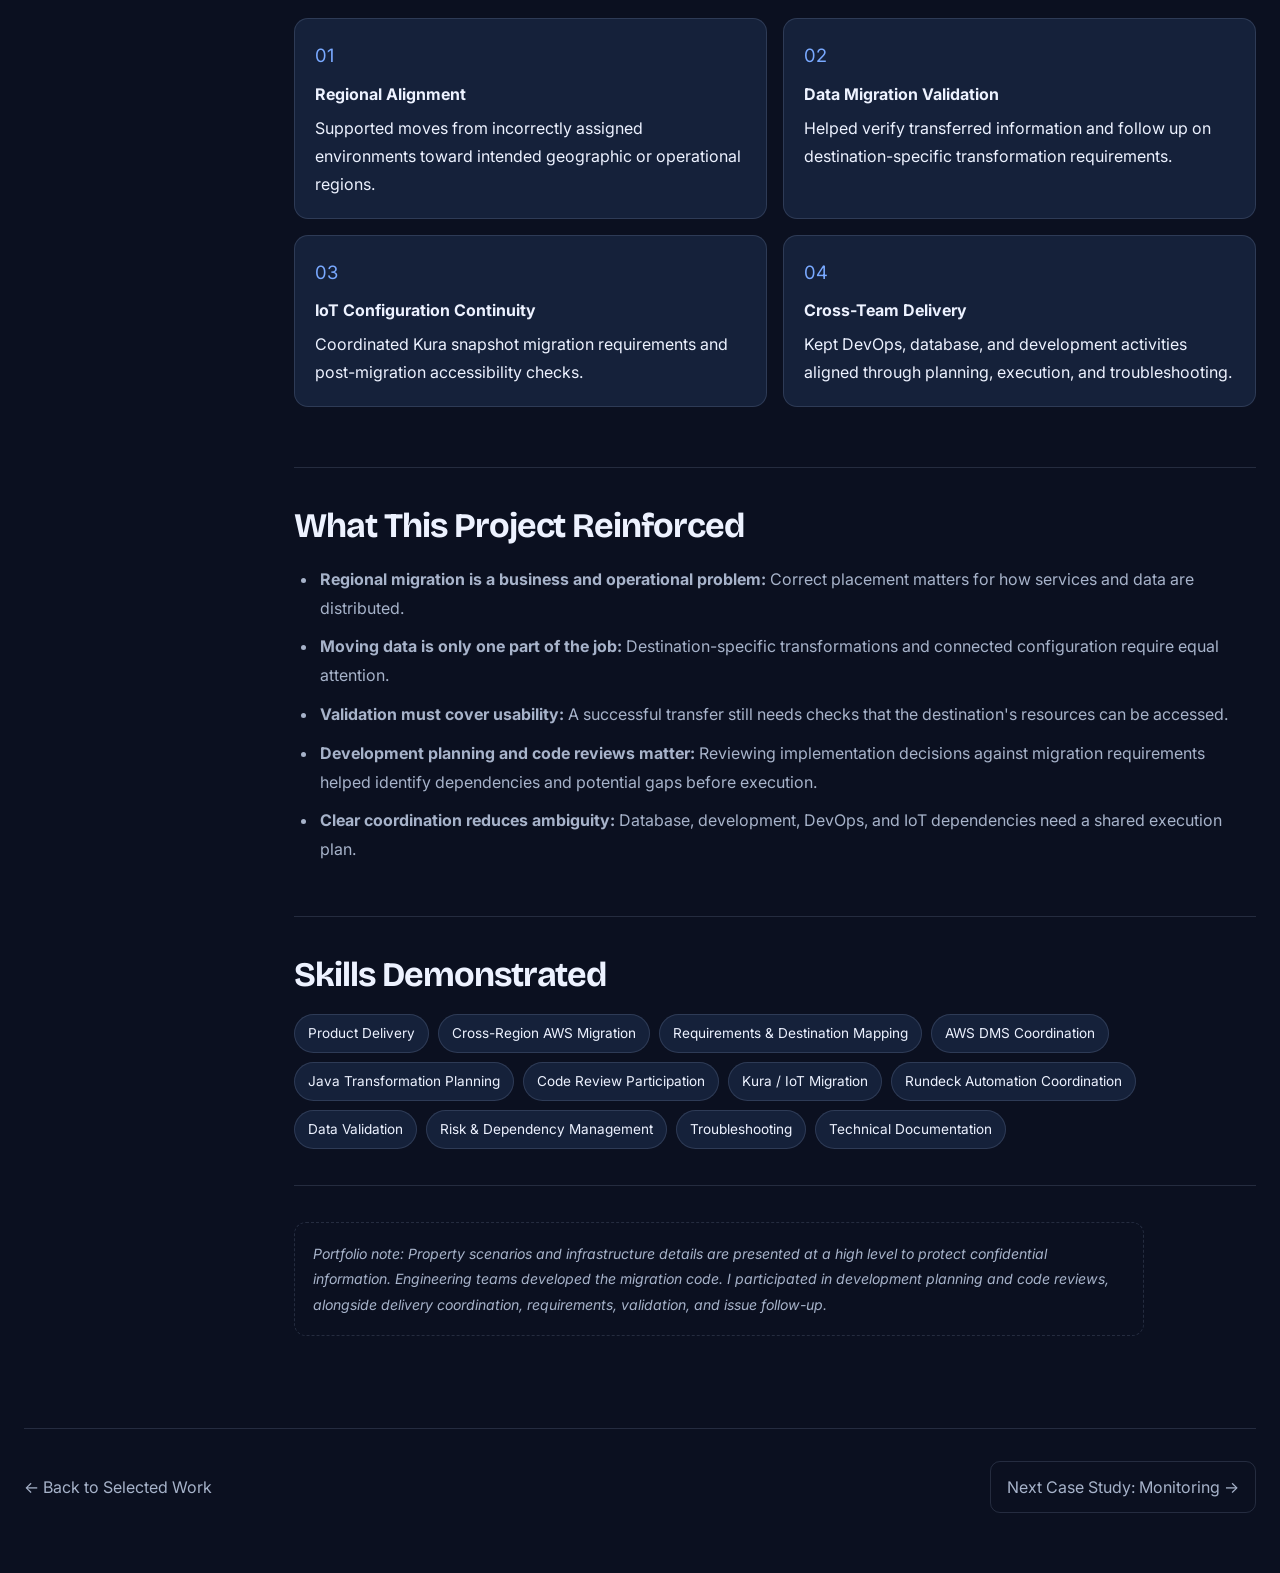
<file: aws-migration-case-study.html>
<!DOCTYPE html>

<html lang="en">

<head>

    <meta charset="UTF-8">

        <script src="theme.js" ></script>

    <meta name="viewport" content="width=device-width, initial-scale=1.0">

    <meta name="description"

          content="Case study on AWS environment migration, cross-functional delivery coordination, deployment workflows, and migration validation.">

    <meta name="theme-color" content="#0b1020">

    <title>AWS Environment Migration | Zishan Khan</title>  

    <link rel="preconnect" href="https://fonts.googleapis.com">

    <link rel="preconnect" href="https://fonts.gstatic.com" crossorigin>

    <link

    href="https://fonts.googleapis.com/css2?family=Inter:wght@400;500;600;700&family=Space+Grotesk:wght@400;500;600;700&display=swap"

    rel="stylesheet"

    >

    <link rel="stylesheet" href="styles.css">



</head>



<body>



    <div class="aws-progress-track" aria-hidden="true">

        <div class="aws-progress-bar" id="awsProgressBar"></div>

    </div>



       <!-- Navigation -->

    <header class="site-header">

        <div class="container nav">

            <a class="brand" href="index.html" aria-label="Go to homepage">

                <img

                    class="brand-logo logo-dark"

                    src="images/logo-dark.png"

                    alt="Zishan Khan"

                >



                <img

                    class="brand-logo logo-light"

                    src="images/logo-light.png"

                    alt=""

                    aria-hidden="true"

                >

          </a>



            <button

                class="menu-toggle"

                id="menuToggle"

                type="button"

                aria-label="Open navigation menu"

                aria-controls="navLinks"

                aria-expanded="false"

            >

                <span id="menuIcon" aria-hidden="true">☰</span>

            </button>



                       <nav class="nav-links" id="navLinks" aria-label="Main navigation">

                <a href="index.html#projects">Projects</a>

                <a href="index.html#experience">Experience</a>

                <a href="index.html#skills">Skills</a>

                <a href="index.html#credentials">Education</a>

                <a class="nav-contact" href="index.html#contact">Contact me ↗</a>

            </nav>

        </div>

    </header>



    <main class="container">



        <!-- HERO -->

        <section class="case-hero" id="top">



            <p class="case-label">

                Case Study 04 · Cloud &amp; Regional Migration

            </p>



            <h1>

                Coordinating AWS Environment Migration

                and Deployment Readiness

            </h1>



            <p class="case-intro">

                How I coordinated DevOps, database, and development teams

                during an AWS environment migration, helping define the

                workflow, coordinate automation, validate results, and

                plan for minimal disruption to application availability.

            </p>



            <div class="aws-hero-actions">

                <a class="aws-action aws-action-primary" href="#aws-overview">

                    Explore the case study ↓

                </a>

                <a class="aws-action" href="#aws-workflow">

                    Explore the workflow

                </a>

            </div>



            <div class="case-meta">



                <div class="meta-card">

                    <p>Role</p>

                    <strong>Product Delivery Manager</strong>

                </div>



                <div class="meta-card">

                    <p>Teams involved</p>

                    <strong>DevOps, Database, and Development</strong>

                </div>



                <div class="meta-card">

                    <p>Technical context</p>

                    <strong>AWS DMS, Java, Kura, Rundeck</strong>

                </div>



                <div class="meta-card">

                    <p>Primary focus</p>

                    <strong>Regional data and IoT migration delivery</strong>

                </div>



            </div>

        </section>



        <!-- MOBILE CONTENTS -->

        <details class="aws-mobile-toc">

            <summary>On this page · Jump to a section</summary>

            <div class="aws-mobile-links">

                <a href="#aws-overview">Project Overview</a>

                <a href="#aws-challenge">The Challenge</a>

                <a href="#aws-workflow">Interactive Migration Workflow</a>

                <a href="#aws-contributions">My Role and Contributions</a>

                <a href="#aws-approach">My Approach</a>

                <a href="#aws-outcomes">Contribution and Delivery Impact</a>

                <a href="#aws-learnings">Key Learnings</a>

                <a href="#aws-skills">Skills Demonstrated</a>


            </div>

        </details>



        <div class="aws-layout">



            <!-- DESKTOP CONTENTS -->

            <aside class="aws-toc" aria-label="Case study contents">

                <p class="aws-toc-title">On this page</p>

                <a href="#aws-overview">Project Overview</a>

                <a href="#aws-challenge">The Challenge</a>

                <a href="#aws-workflow">Migration Workflow</a>

                <a href="#aws-contributions">My Contributions</a>

                <a href="#aws-approach">My Approach</a>

                <a href="#aws-outcomes">Delivery Impact</a>

                <a href="#aws-learnings">Key Learnings</a>

                <a href="#aws-skills">Skills Demonstrated</a>


            </aside>



            <div class="aws-content">



                <!-- OVERVIEW -->

                <section class="case-section aws-reveal" id="aws-overview">
                    <h2>Project Overview</h2>
                    <p>
                        Some properties had been provisioned in AWS regions that did not match
                        their intended geographic or operational environment. Examples included
                        Asia-Pacific properties placed outside their intended China environment,
                        European properties hosted in US regions instead of EMEA, and properties
                        assigned to one US East environment when another was required.
                    </p>
                    <p>
                        The initiative addressed these placement inconsistencies while supporting
                        more balanced distribution of data and resource usage across US environments.
                        Each move had to preserve the property's operational data and ensure that
                        dependent services remained accessible in the destination environment.
                    </p>
                    <div class="case-callout">
                        <strong>Two connected migration tracks:</strong>
                        Property data relocation using AWS Database Migration Service (DMS)
                        and Java-based destination transformations; and IoT migration using
                        Kura packages with destination-specific snapshot updates.
                    </div>
                    <h3>Teams involved</h3>
                    <div class="aws-team-grid">
                        <article class="aws-team-card">
                            <span class="aws-team-icon" aria-hidden="true">D</span>
                            <h3>DevOps</h3>
                            <p>Supported environment readiness, Rundeck automation, execution coordination, and infrastructure dependencies.</p>
                        </article>
                        <article class="aws-team-card">
                            <span class="aws-team-icon" aria-hidden="true">DB</span>
                            <h3>Database</h3>
                            <p>Supported data movement, source-to-destination checks, and AWS DMS-related requirements.</p>
                        </article>
                        <article class="aws-team-card">
                            <span class="aws-team-icon" aria-hidden="true">J</span>
                            <h3>Development</h3>
                            <p>Implemented Java transformation logic and IoT snapshot updates needed for the destination environment.</p>
                        </article>
                    </div>
                </section>



                <!-- CHALLENGE -->

                <section class="case-section aws-reveal" id="aws-challenge">
                    <h2>The Challenge</h2>
                    <p>
                        A property is more than a database record. Its data, application resources,
                        and connected IoT configurations must remain consistent after relocation.
                        A successful transfer was therefore not just about copying information:
                        it was about making the property usable in its new region.
                    </p>
                    <ul>
                        <li><strong>Regional placement:</strong> Move properties from incorrectly assigned environments into their intended region, including APAC-to-China, US-to-EMEA, and US East environment corrections.</li>
                        <li><strong>Data integrity:</strong> Ensure required records and relationships were transferred and transformed appropriately for the destination.</li>
                        <li><strong>Execution speed:</strong> Coordinate a migration process that could complete efficiently while minimizing operational disruption.</li>
                        <li><strong>IoT continuity:</strong> Update region-dependent Kura snapshot configuration so connected resources referenced the destination environment.</li>
                        <li><strong>Post-migration access:</strong> Validate that the relocated property's resources and expected functionality remained available.</li>
                    </ul>
                    <div class="case-callout">
                        <strong>Central delivery question:</strong>
                        How do we move a live property's data and connected configuration to the
                        correct environment without leaving records, references, or resources behind?
                    </div>
                </section>



                <!-- INTERACTIVE WORKFLOW -->

                <section class="case-section aws-reveal" id="aws-workflow">



                    <h2>Interactive Migration Workflow</h2>



                    <p class="aws-muted">

                        Explore the main stages of the migration process.

                        Select a stage to view its purpose and how it relates

                        to my coordination responsibilities.

                    </p>



               
<div class="aws-workflow">
    <img
        src="images/aws-migration-workflow.png"
        alt="Five-stage AWS migration workflow covering regional requirements, team dependencies, AWS DMS and IoT migration preparation, coordinated execution, and validation."
        class="aws-workflow-image"
        loading="lazy"
    >
</div>



                    



                </section>



                <!-- CONTRIBUTIONS -->

                <section class="case-section aws-reveal" id="aws-contributions">
                    <h2>My Role and Contributions</h2>
                    <p class="aws-muted">I contributed to development planning and participated in code reviews, while coordinating requirements, delivery dependencies, migration validation, and troubleshooting. Engineering teams wrote and implemented the migration code. Expand each area for details.</p>
                    <details class="aws-accordion">
                        <summary>1. Requirements and destination mapping</summary>
                        <div class="aws-accordion-body"><ul>
                            <li>Helped clarify which properties needed to move, their source environment, and the intended destination.</li>
                            <li>Worked with teams to identify dependencies between property data, application resources, and IoT configuration.</li>
                            <li>Helped define the expected outcome and the checks needed after migration.</li>
                        </ul></div>
                    </details>
                    <details class="aws-accordion">
                        <summary>2. Data migration coordination — AWS DMS and Java</summary>
                        <div class="aws-accordion-body"><ul>
                            <li>Coordinated database and development work around transferring data between AWS regions using DMS.</li>
                            <li>Participated in development planning for the Java-based transformations needed to update destination-specific data.</li>
                            <li>Participated in code reviews, discussing implementation considerations and alignment with the agreed migration requirements.</li>
                            <li>Followed up on data transfer progress, discrepancies, and validation dependencies.</li>
                        </ul></div>
                    </details>
                    <details class="aws-accordion">
                        <summary>3. IoT migration coordination — Kura snapshots</summary>
                        <div class="aws-accordion-body"><ul>
                            <li>Coordinated the separate IoT migration workstream involving Kura packages.</li>
                            <li>Participated in development planning for Kura snapshot-file updates that applied destination-specific configuration.</li>
                            <li>Participated in code reviews and technical discussions related to snapshot changes and migration dependencies.</li>
                            <li>Supported checks that IoT-related resources remained accessible after the regional move.</li>
                        </ul></div>
                    </details>
                    <details class="aws-accordion">
                        <summary>4. Execution readiness, validation, and troubleshooting</summary>
                        <div class="aws-accordion-body"><ul>
                            <li>Coordinated DevOps, database, and development teams, including Rundeck automation dependencies and implementation review follow-ups.</li>
                            <li>Helped prepare execution steps and documentation with minimal downtime as a planning goal.</li>
                            <li>Reviewed migration outcomes and participated in investigating data or resource-access issues.</li>
                        </ul></div>
                    </details>
                </section>



                <!-- APPROACH -->

                <section class="case-section aws-reveal" id="aws-approach">
                    <h2>Two Migration Workstreams</h2>
                    <p>The work required separate handling of application data and connected IoT configuration. Both needed to agree on the destination environment.</p>
                    <div class="aws-team-grid">
                        <article class="aws-team-card">
                            <span class="aws-team-icon" aria-hidden="true">01</span>
                            <h3>Property Data Migration</h3>
                            <p><strong>Source region → AWS DMS → destination region</strong></p>
                            <p>Database records were transferred across regions. Java-based logic handled items that required transformation or destination-specific updates.</p>
                            <p><strong>Validation focus:</strong> Required data present, expected relationships preserved, and destination resources accessible.</p>
                        </article>
                        <article class="aws-team-card">
                            <span class="aws-team-icon" aria-hidden="true">02</span>
                            <h3>IoT Configuration Migration</h3>
                            <p><strong>Source Kura configuration → snapshot updates → destination environment</strong></p>
                            <p>The IoT workstream used Kura packages and code that rewrote snapshot-file values to match the destination environment.</p>
                            <p><strong>Validation focus:</strong> Destination-specific configuration applied and dependent IoT resources accessible.</p>
                        </article>
                    </div>
                    <h3>How I supported execution</h3>
                    <ol>
                        <li><strong>Confirm placement:</strong> Establish source and destination regions for the affected properties.</li>
                        <li><strong>Align dependencies:</strong> Coordinate data, application, infrastructure, and IoT workstreams.</li>
                        <li><strong>Prepare migration:</strong> Follow up on DMS, Java transformations, Kura snapshot changes, and Rundeck execution needs.</li>
                        <li><strong>Validate the move:</strong> Review transferred data, updated configuration, and access to destination resources.</li>
                        <li><strong>Resolve gaps:</strong> Coordinate troubleshooting when data or dependent resources do not behave as expected.</li>
                    </ol>
                </section>



                <!-- OUTCOMES -->

                <section class="case-section aws-reveal" id="aws-outcomes">
                    <h2>Delivery Outcomes and Value</h2>
                    <p>
                        The initiative supported the relocation of properties toward their intended
                        regional environments and addressed inconsistencies in data placement.
                        My contribution centred on coordinating the migration workstreams,
                        documenting the process, and validating results with the technical teams.
                    </p>
                    <div class="aws-outcome-grid">
                        <article class="aws-outcome-card"><span class="aws-outcome-icon" aria-hidden="true">01</span><strong>Regional Alignment</strong>Supported moves from incorrectly assigned environments toward intended geographic or operational regions.</article>
                        <article class="aws-outcome-card"><span class="aws-outcome-icon" aria-hidden="true">02</span><strong>Data Migration Validation</strong>Helped verify transferred information and follow up on destination-specific transformation requirements.</article>
                        <article class="aws-outcome-card"><span class="aws-outcome-icon" aria-hidden="true">03</span><strong>IoT Configuration Continuity</strong>Coordinated Kura snapshot migration requirements and post-migration accessibility checks.</article>
                        <article class="aws-outcome-card"><span class="aws-outcome-icon" aria-hidden="true">04</span><strong>Cross-Team Delivery</strong>Kept DevOps, database, and development activities aligned through planning, execution, and troubleshooting.</article>
                    </div>
                </section>



                <!-- LEARNINGS -->

                <section class="case-section aws-reveal" id="aws-learnings">
                    <h2>What This Project Reinforced</h2>
                    <ul>
                        <li><strong>Regional migration is a business and operational problem:</strong> Correct placement matters for how services and data are distributed.</li>
                        <li><strong>Moving data is only one part of the job:</strong> Destination-specific transformations and connected configuration require equal attention.</li>
                        <li><strong>Validation must cover usability:</strong> A successful transfer still needs checks that the destination's resources can be accessed.</li>
                        <li><strong>Development planning and code reviews matter:</strong> Reviewing implementation decisions against migration requirements helped identify dependencies and potential gaps before execution.</li>
                        <li><strong>Clear coordination reduces ambiguity:</strong> Database, development, DevOps, and IoT dependencies need a shared execution plan.</li>
                    </ul>
                </section>



                <!-- SKILLS -->

                <section class="case-section aws-reveal" id="aws-skills">
                    <h2>Skills Demonstrated</h2>
                    <div class="skill-list">
                        <span class="skill-tag">Product Delivery</span>
                        <span class="skill-tag">Cross-Region AWS Migration</span>
                        <span class="skill-tag">Requirements &amp; Destination Mapping</span>
                        <span class="skill-tag">AWS DMS Coordination</span>
                        <span class="skill-tag">Java Transformation Planning</span>
                        <span class="skill-tag">Code Review Participation</span>
                        <span class="skill-tag">Kura / IoT Migration</span>
                        <span class="skill-tag">Rundeck Automation Coordination</span>
                        <span class="skill-tag">Data Validation</span>
                        <span class="skill-tag">Risk &amp; Dependency Management</span>
                        <span class="skill-tag">Troubleshooting</span>
                        <span class="skill-tag">Technical Documentation</span>
                    </div>
                </section>



                <!-- CONFIDENTIALITY -->

                <section class="case-section aws-reveal" id="aws-confidentiality">
                    <p><em>Portfolio note: Property scenarios and infrastructure details are presented at a high level to protect confidential information. Engineering teams developed the migration code. I participated in development planning and code reviews, alongside delivery coordination, requirements, validation, and issue follow-up.</em></p>
                </section>



            </div>

        </div>



        <footer class="case-footer">

            <a href="index.html#projects">

                &larr; Back to Selected Work

            </a>



            <a class="mon-next-link" href="monitoring-case-study.html">

                Next Case Study: Monitoring &rarr;

            </a>

        </footer>



    </main>



    <!-- BACK TO TOP -->

    <button class="aws-back-top" id="awsBackTop"

            type="button" aria-label="Back to top" title="Back to top">

        ↑

    </button>



    <script src="case-study-common.js"></script>



</body>

</html>
</file>
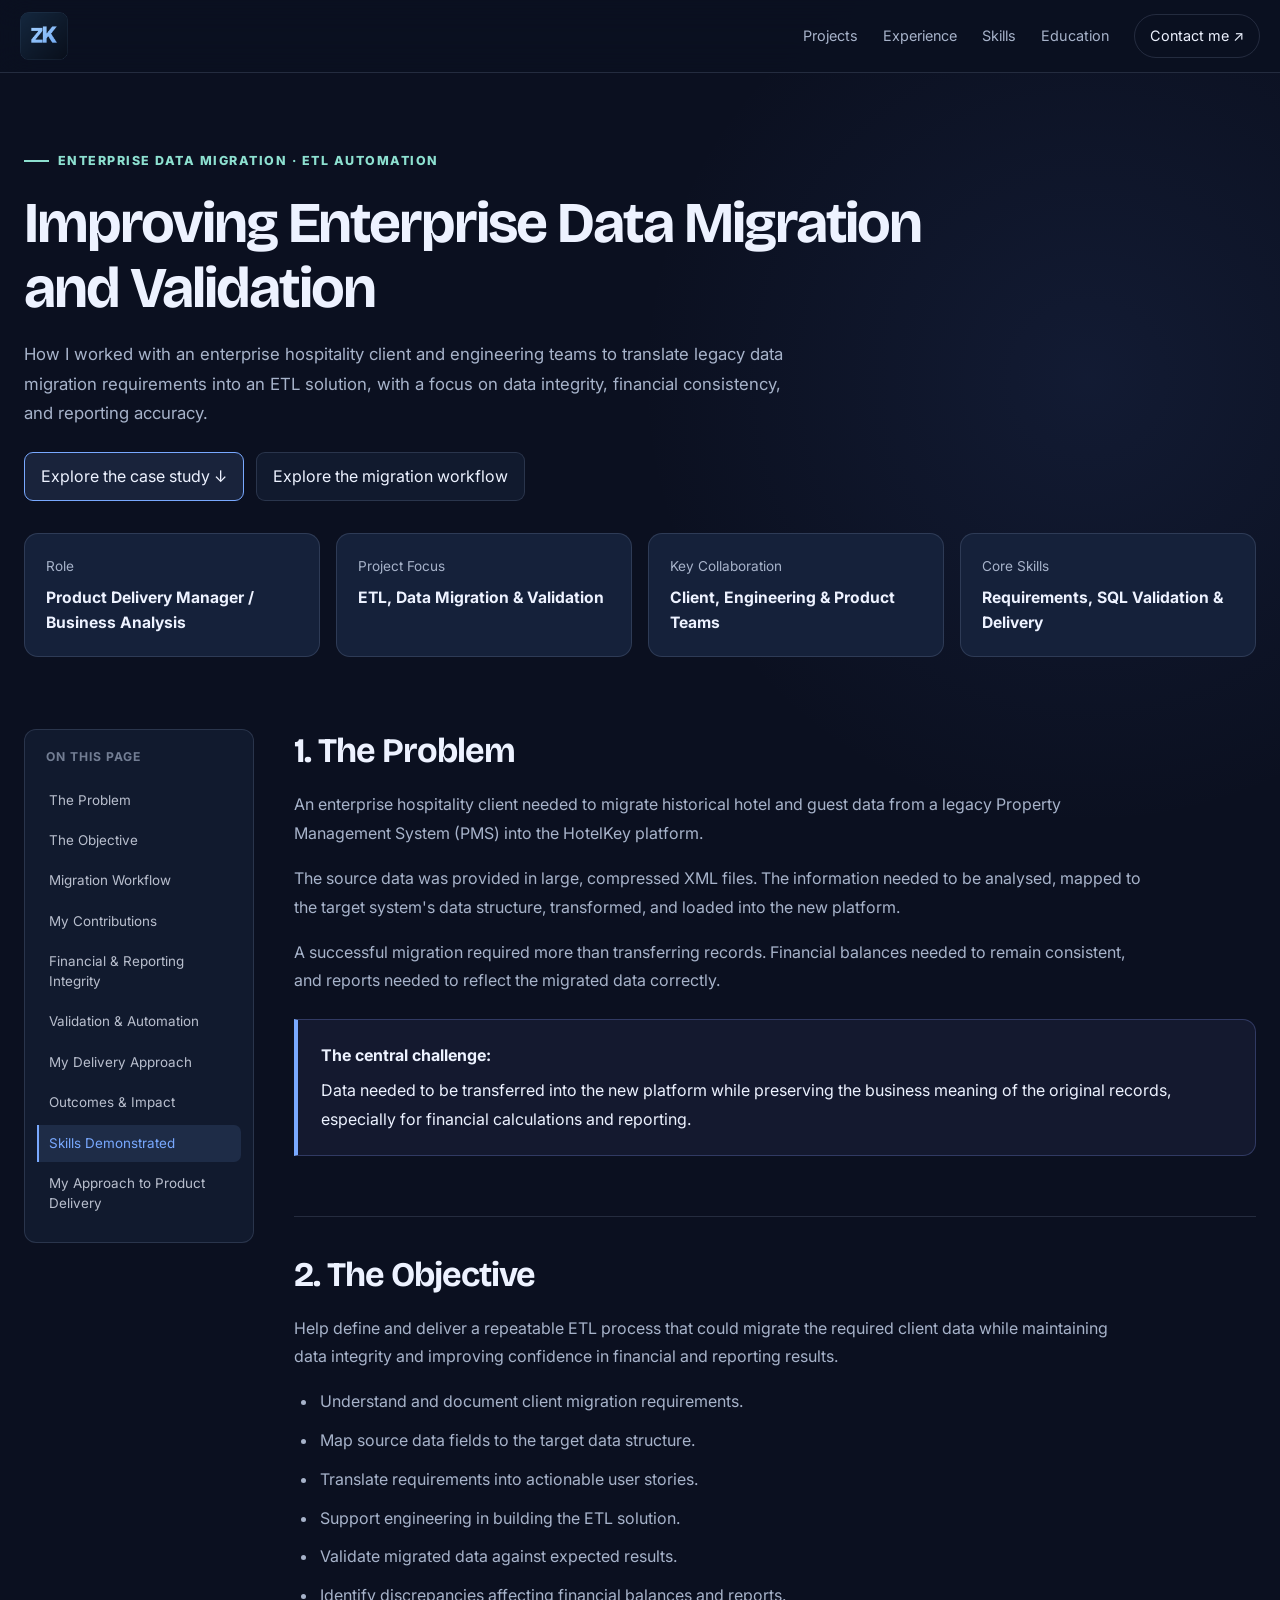
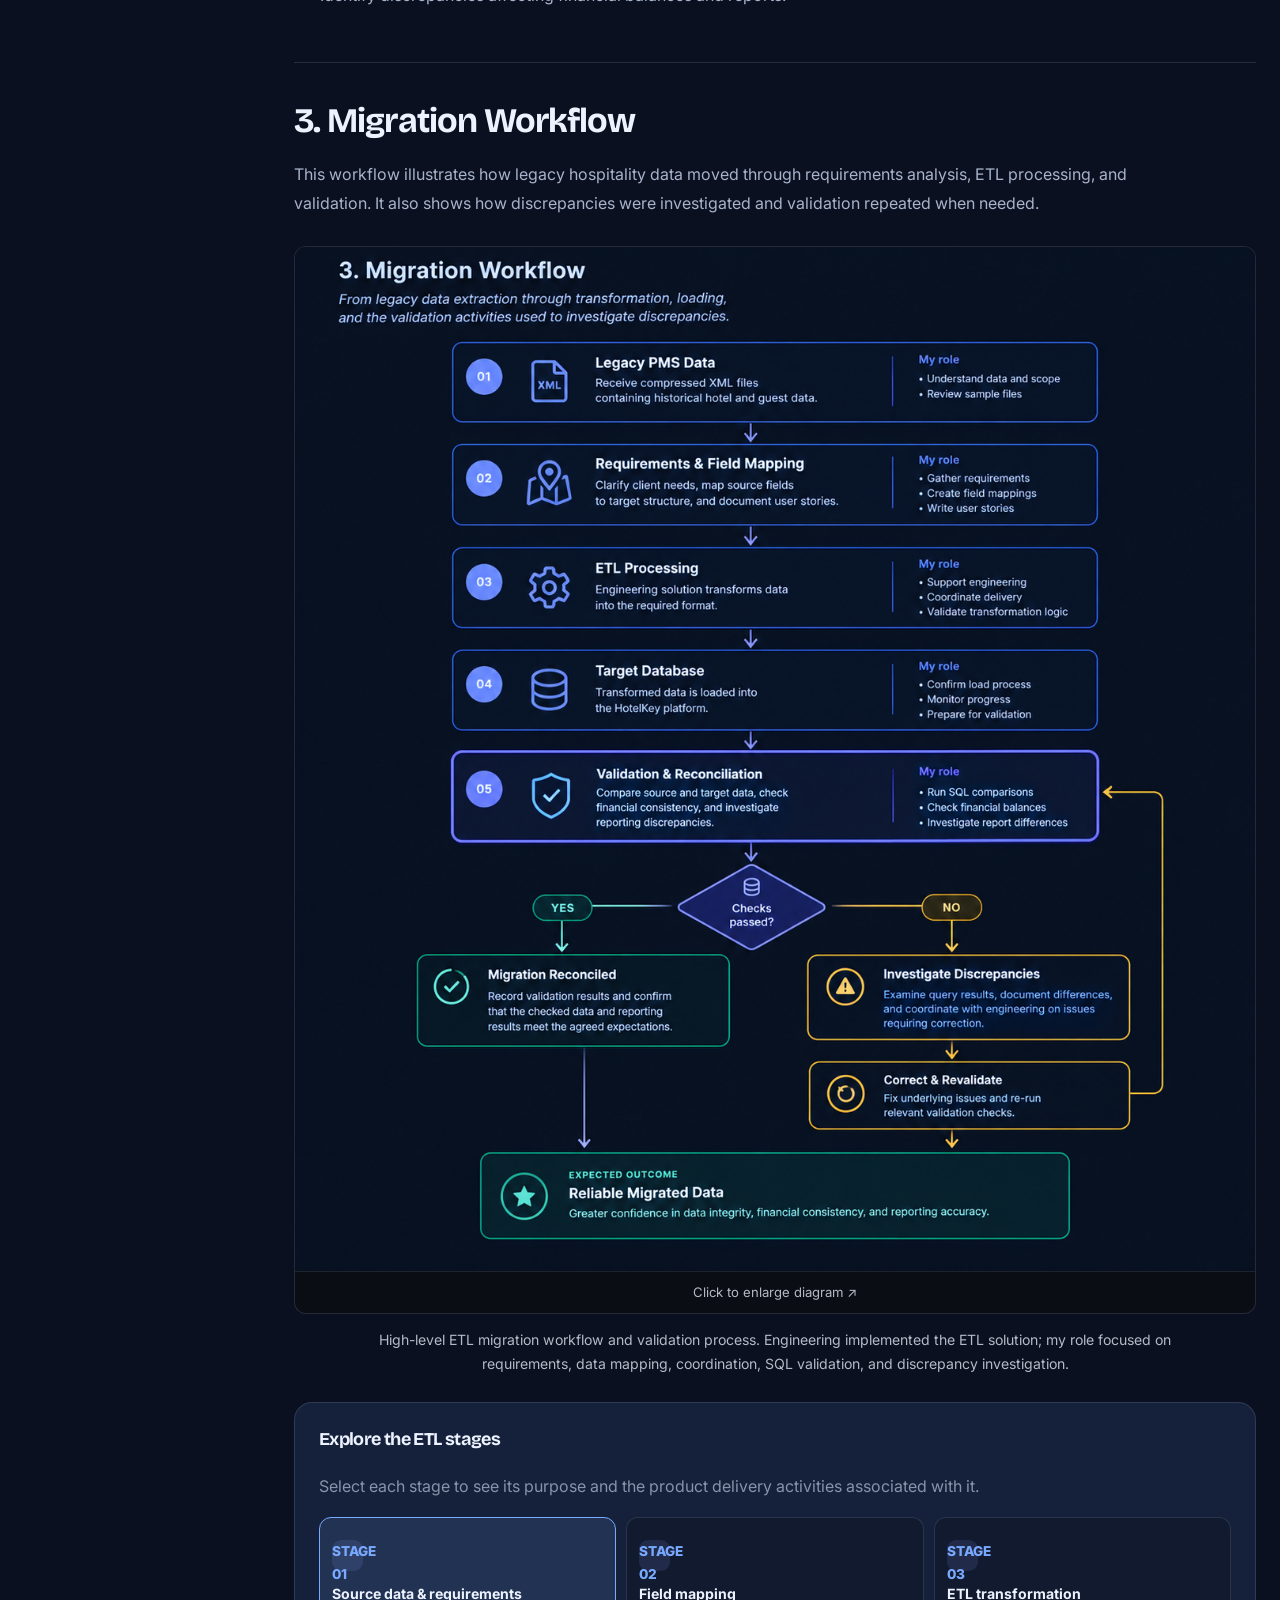
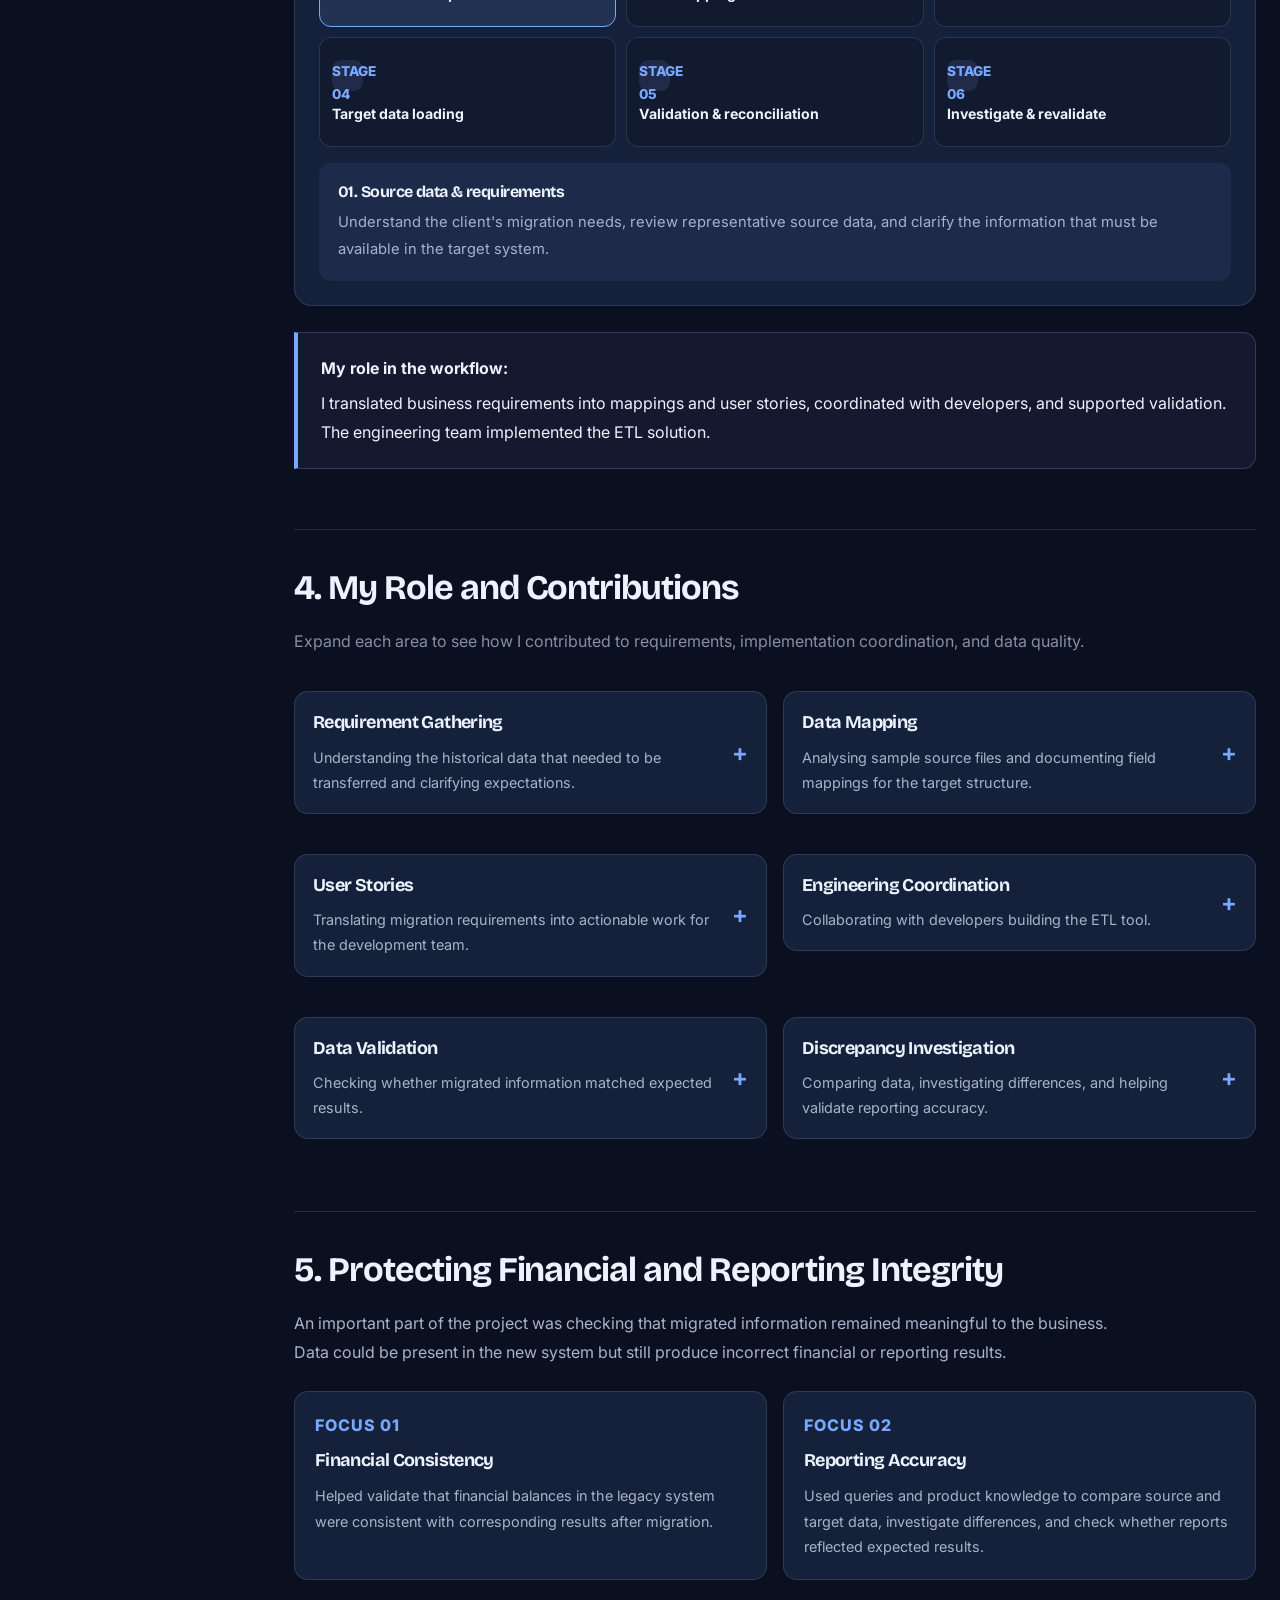
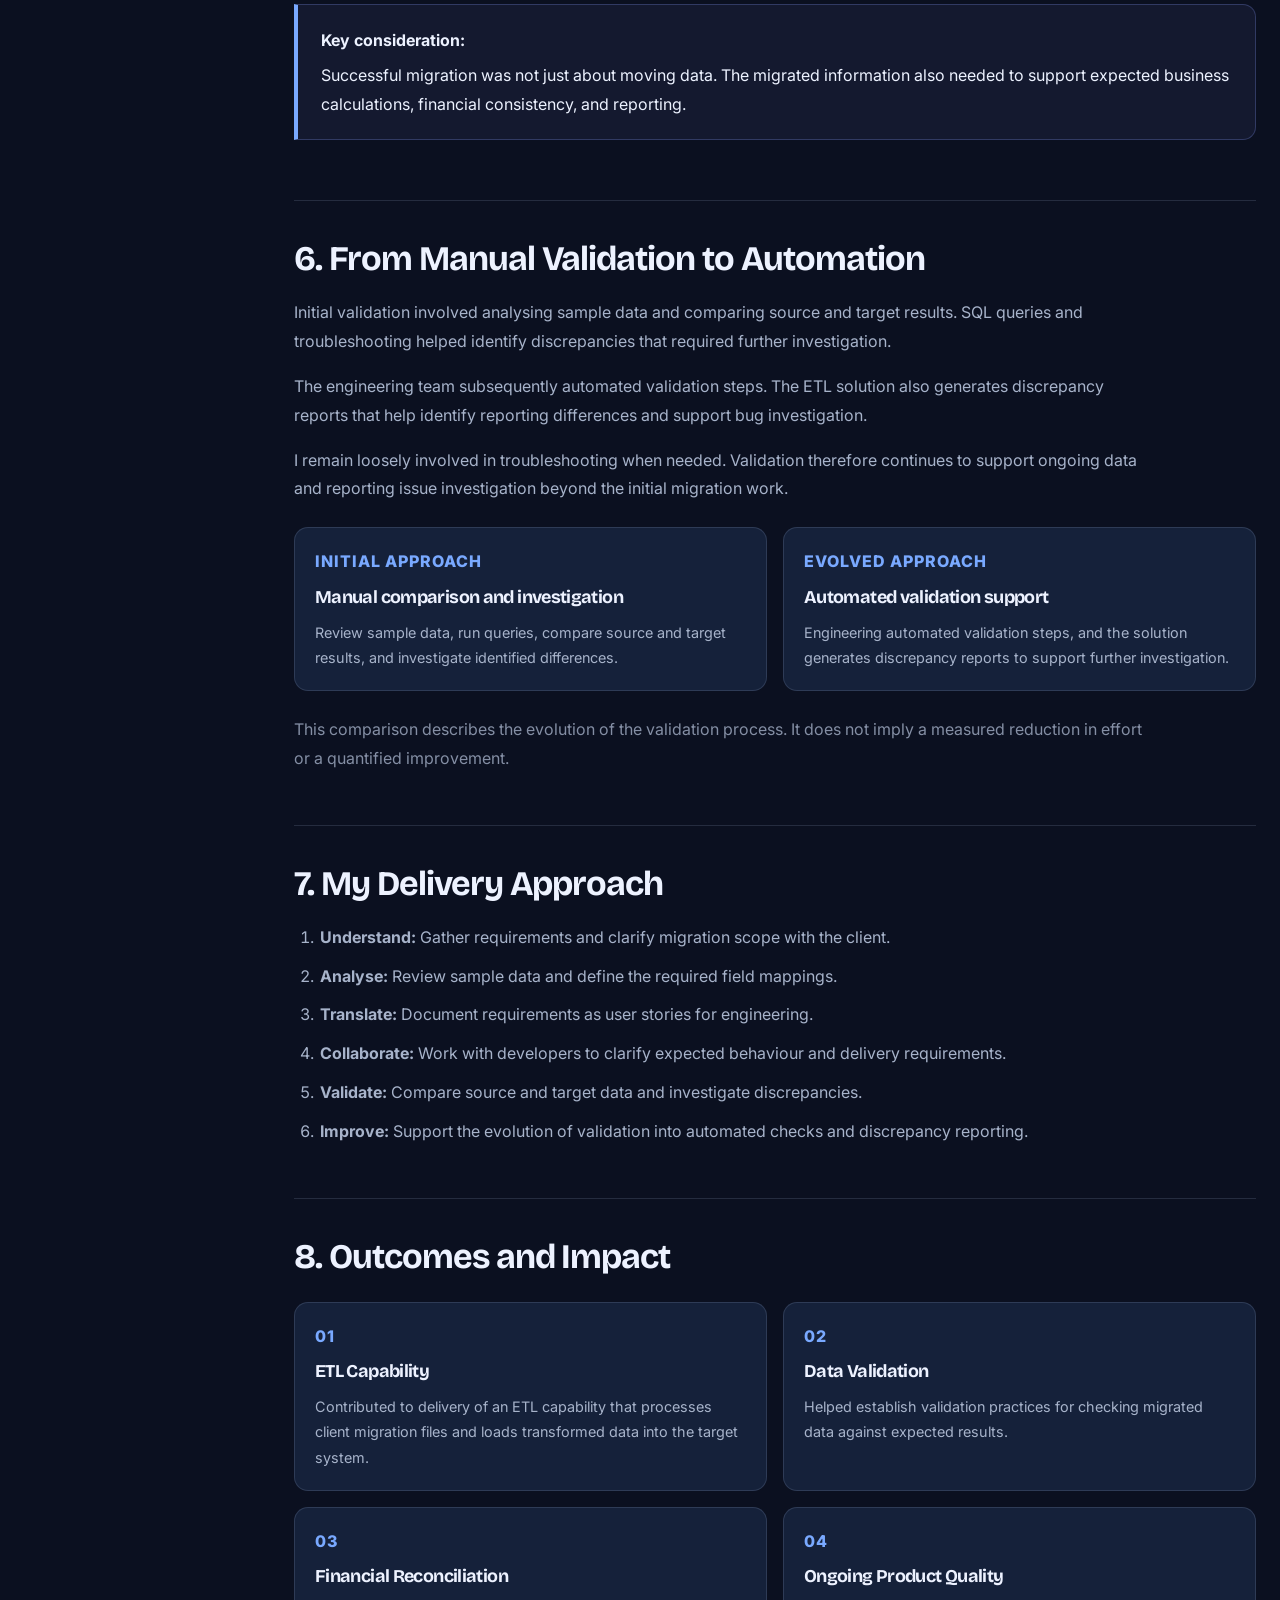
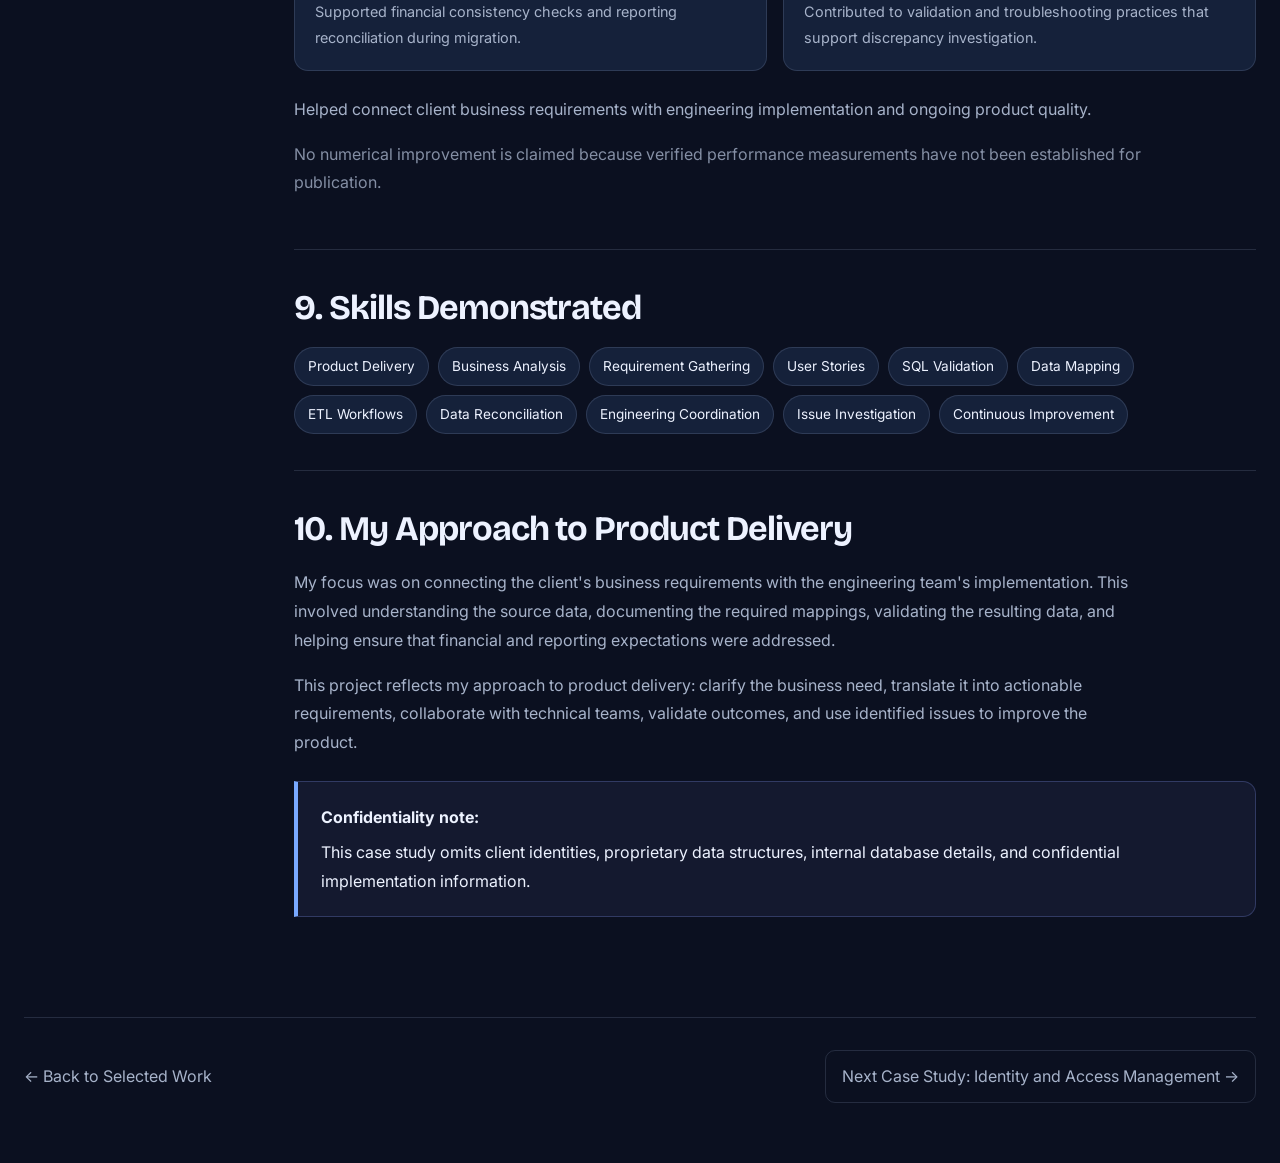
<file: etl-case-study.html>
<!DOCTYPE html>
<html lang="en">
<head>
    <meta charset="UTF-8">
        <script src="theme.js" ></script>

    <meta name="viewport" content="width=device-width, initial-scale=1.0">
    <meta name="description" content="Product delivery case study covering enterprise ETL, legacy hospitality data migration, SQL validation, financial reconciliation and engineering collaboration.">
    <meta name="theme-color" content="#0b1020">
    <title>Enterprise ETL &amp; Data Migration | Zishan Khan</title>
    <link rel="preconnect" href="https://fonts.googleapis.com">
    <link rel="preconnect" href="https://fonts.gstatic.com" crossorigin>
    <link
    href="https://fonts.googleapis.com/css2?family=Inter:wght@400;500;600;700&family=Space+Grotesk:wght@400;500;600;700&display=swap"
    rel="stylesheet"
    >
    <link rel="stylesheet" href="styles.css">

</head>

<body>

    <div class="etl-progress-track" aria-hidden="true">
        <div class="etl-progress-bar" id="etlProgressBar"></div>
    </div>

       <!-- Navigation -->
    <header class="site-header">
        <div class="container nav">
            <a class="brand" href="index.html" aria-label="Go to homepage">
                <img
                    class="brand-logo logo-dark"
                    src="images/logo-dark.png"
                    alt="Zishan Khan"
                >

                <img
                    class="brand-logo logo-light"
                    src="images/logo-light.png"
                    alt=""
                    aria-hidden="true"
                >
          </a>

            <button
                class="menu-toggle"
                id="menuToggle"
                type="button"
                aria-label="Open navigation menu"
                aria-controls="navLinks"
                aria-expanded="false"
            >
                <span id="menuIcon" aria-hidden="true">☰</span>
            </button>

            <nav class="nav-links" id="navLinks" aria-label="Main navigation">
                <a href="/index.html#projects">Projects</a>
                <a href="/index.html#experience">Experience</a>
                <a href="/index.html#skills">Skills</a>
                <a href="/index.html#credentials">Education</a>
                <a class="nav-contact" href="/index.html#contact">Contact me ↗</a>
            </nav>
        </div>
    </header>

    <!-- HERO -->
    <header class="case-hero" id="top">
        <div class="container case-content">

            <span class="case-label">
                Enterprise Data Migration · ETL Automation
            </span>

            <h1>Improving Enterprise Data Migration and Validation</h1>

            <p class="case-intro">
                How I worked with an enterprise hospitality client and
                engineering teams to translate legacy data migration
                requirements into an ETL solution, with a focus on data
                integrity, financial consistency, and reporting accuracy.
            </p>

            <div class="etl-hero-actions">
                <a class="etl-action etl-action-primary" href="#etl-problem">
                    Explore the case study ↓
                </a>
                <a class="etl-action" href="#etl-workflow">
                    Explore the migration workflow
                </a>
            </div>

            <div class="case-meta">
                <div class="meta-card">
                    <p>Role</p>
                    <strong>Product Delivery Manager / Business Analysis</strong>
                </div>

                <div class="meta-card">
                    <p>Project Focus</p>
                    <strong>ETL, Data Migration &amp; Validation</strong>
                </div>

                <div class="meta-card">
                    <p>Key Collaboration</p>
                    <strong>Client, Engineering &amp; Product Teams</strong>
                </div>

                <div class="meta-card">
                    <p>Core Skills</p>
                    <strong>Requirements, SQL Validation &amp; Delivery</strong>
                </div>
            </div>

        </div>
    </header>

    <main class="container case-content">

        <!-- MOBILE CONTENTS -->
        <details class="etl-mobile-toc">
            <summary>On this page · Jump to a section</summary>
            <div class="etl-mobile-links">
                <a href="#etl-problem">The Problem</a>
                <a href="#etl-objective">The Objective</a>
                <a href="#etl-workflow">Migration Workflow</a>
                <a href="#etl-contributions">My Contributions</a>
                <a href="#etl-integrity">Financial &amp; Reporting Integrity</a>
                <a href="#etl-automation">Validation &amp; Automation</a>
                <a href="#etl-approach">My Delivery Approach</a>
                <a href="#etl-outcomes">Outcomes &amp; Impact</a>
                <a href="#etl-skills">Skills Demonstrated</a>
                <a href="#etl-reflection">My Approach to Product Delivery</a>
            </div>
        </details>

        <div class="etl-layout">

            <!-- DESKTOP CONTENTS -->
            <aside class="etl-toc" aria-label="Case study contents">
                <p class="etl-toc-title">On this page</p>
                <a href="#etl-problem">The Problem</a>
                <a href="#etl-objective">The Objective</a>
                <a href="#etl-workflow">Migration Workflow</a>
                <a href="#etl-contributions">My Contributions</a>
                <a href="#etl-integrity">Financial &amp; Reporting Integrity</a>
                <a href="#etl-automation">Validation &amp; Automation</a>
                <a href="#etl-approach">My Delivery Approach</a>
                <a href="#etl-outcomes">Outcomes &amp; Impact</a>
                <a href="#etl-skills">Skills Demonstrated</a>
                <a href="#etl-reflection">My Approach to Product Delivery</a>
            </aside>

            <div class="etl-main">

                <!-- 1. PROBLEM -->
                <section class="case-section etl-reveal" id="etl-problem">
                    <h2>1. The Problem</h2>

                    <p>
                        An enterprise hospitality client needed to migrate historical
                        hotel and guest data from a legacy Property Management System
                        (PMS) into the HotelKey platform.
                    </p>

                    <p>
                        The source data was provided in large, compressed XML files.
                        The information needed to be analysed, mapped to the target
                        system's data structure, transformed, and loaded into the
                        new platform.
                    </p>

                    <p>
                        A successful migration required more than transferring
                        records. Financial balances needed to remain consistent,
                        and reports needed to reflect the migrated data correctly.
                    </p>

                    <div class="case-callout">
                        <strong>The central challenge:</strong>
                        Data needed to be transferred into the new platform while
                        preserving the business meaning of the original records,
                        especially for financial calculations and reporting.
                    </div>
                </section>

                <!-- 2. OBJECTIVE -->
                <section class="case-section etl-reveal" id="etl-objective">
                    <h2>2. The Objective</h2>

                    <p>
                        Help define and deliver a repeatable ETL process that could
                        migrate the required client data while maintaining data
                        integrity and improving confidence in financial and reporting
                        results.
                    </p>

                    <ul>
                        <li>Understand and document client migration requirements.</li>
                        <li>Map source data fields to the target data structure.</li>
                        <li>Translate requirements into actionable user stories.</li>
                        <li>Support engineering in building the ETL solution.</li>
                        <li>Validate migrated data against expected results.</li>
                        <li>Identify discrepancies affecting financial balances and reports.</li>
                    </ul>
                </section>

                <!-- 3. MIGRATION WORKFLOW -->
                <section class="case-section etl-reveal" id="etl-workflow">
                    <h2>3. Migration Workflow</h2>

                    <p>
                        This workflow illustrates how legacy hospitality data moved
                        through requirements analysis, ETL processing, and validation.
                        It also shows how discrepancies were investigated and
                        validation repeated when needed.
                    </p>

                    <figure class="workflow-figure">
                        <button class="workflow-image-button"
                                id="etlOpenDiagram"
                                type="button"
                                aria-label="Enlarge the ETL migration workflow diagram">
                            <img
                                id="etlDiagram"
                                src="images/etl-migration-flow.png"
                                alt="Enterprise ETL migration flowchart showing legacy PMS data, requirements and field mapping, ETL transformation, HotelKey loading, validation and reconciliation, passed or failed checks, discrepancy investigation, and revalidation."
                                loading="lazy"
                            >
                            <span class="etl-zoom-hint">
                                Click to enlarge diagram ↗
                            </span>
                        </button>

                        <figcaption>
                            High-level ETL migration workflow and validation process.
                            Engineering implemented the ETL solution; my role focused on
                            requirements, data mapping, coordination, SQL validation,
                            and discrepancy investigation.
                        </figcaption>
                    </figure>

                    <div class="etl-workflow-panel">
                        <h3>Explore the ETL stages</h3>

                        <p class="etl-muted">
                            Select each stage to see its purpose and the product
                            delivery activities associated with it.
                        </p>

                        <div class="etl-stage-grid" role="group"
                             aria-label="Interactive ETL workflow stages">

                            <button type="button" class="etl-stage-button"
                                    data-etl-stage="0" aria-pressed="true">
                                <span class="etl-stage-number">STAGE 01</span>
                                <strong>Source data &amp; requirements</strong>
                            </button>

                            <button type="button" class="etl-stage-button"
                                    data-etl-stage="1" aria-pressed="false">
                                <span class="etl-stage-number">STAGE 02</span>
                                <strong>Field mapping</strong>
                            </button>

                            <button type="button" class="etl-stage-button"
                                    data-etl-stage="2" aria-pressed="false">
                                <span class="etl-stage-number">STAGE 03</span>
                                <strong>ETL transformation</strong>
                            </button>

                            <button type="button" class="etl-stage-button"
                                    data-etl-stage="3" aria-pressed="false">
                                <span class="etl-stage-number">STAGE 04</span>
                                <strong>Target data loading</strong>
                            </button>

                            <button type="button" class="etl-stage-button"
                                    data-etl-stage="4" aria-pressed="false">
                                <span class="etl-stage-number">STAGE 05</span>
                                <strong>Validation &amp; reconciliation</strong>
                            </button>

                            <button type="button" class="etl-stage-button"
                                    data-etl-stage="5" aria-pressed="false">
                                <span class="etl-stage-number">STAGE 06</span>
                                <strong>Investigate &amp; revalidate</strong>
                            </button>

                        </div>

                        <div class="etl-stage-detail" aria-live="polite">
                            <h4 id="etlStageTitle">01. Source data &amp; requirements</h4>
                            <p id="etlStageDescription">
                                Understand the client's migration needs, review
                                representative source data, and clarify the
                                information that must be available in the target system.
                            </p>
                        </div>
                    </div>

                    <div class="case-callout">
                        <strong>My role in the workflow:</strong>
                        I translated business requirements into mappings and user
                        stories, coordinated with developers, and supported
                        validation. The engineering team implemented the ETL solution.
                    </div>
                </section>

                <!-- 4. CONTRIBUTIONS -->
                <section class="case-section etl-reveal" id="etl-contributions">
                    <h2>4. My Role and Contributions</h2>

                    <p class="etl-muted">
                        Expand each area to see how I contributed to requirements,
                        implementation coordination, and data quality.
                    </p>

                    <div class="artifact-grid">

                        <details class="artifact-card etl-expandable">
                            <summary>
                                <h3>Requirement Gathering</h3>
                                <p>
                                    Understanding the historical data that needed
                                    to be transferred and clarifying expectations.
                                </p>
                            </summary>
                            <div class="etl-expandable-body">
                                <p>
                                    Worked with the client to understand migration
                                    requirements, clarify expected outcomes, and
                                    communicate the required behaviour to the team.
                                </p>
                            </div>
                        </details>

                        <details class="artifact-card etl-expandable">
                            <summary>
                                <h3>Data Mapping</h3>
                                <p>
                                    Analysing sample source files and documenting
                                    field mappings for the target structure.
                                </p>
                            </summary>
                            <div class="etl-expandable-body">
                                <p>
                                    Reviewed sample data and documented how source
                                    fields corresponded to the target data structure.
                                    These mappings helped engineering understand
                                    the expected transformation.
                                </p>
                            </div>
                        </details>

                        <details class="artifact-card etl-expandable">
                            <summary>
                                <h3>User Stories</h3>
                                <p>
                                    Translating migration requirements into actionable
                                    work for the development team.
                                </p>
                            </summary>
                            <div class="etl-expandable-body">
                                <p>
                                    Converted requirements into user stories that
                                    communicated expected behaviour, transformation
                                    needs, and validation expectations to developers.
                                </p>
                            </div>
                        </details>

                        <details class="artifact-card etl-expandable">
                            <summary>
                                <h3>Engineering Coordination</h3>
                                <p>
                                    Collaborating with developers building the ETL tool.
                                </p>
                            </summary>
                            <div class="etl-expandable-body">
                                <p>
                                    Worked with developers as they built the ETL tool
                                    to accept client files, transform the data, and
                                    load it into the target database.
                                </p>
                            </div>
                        </details>

                        <details class="artifact-card etl-expandable">
                            <summary>
                                <h3>Data Validation</h3>
                                <p>
                                    Checking whether migrated information matched
                                    expected results.
                                </p>
                            </summary>
                            <div class="etl-expandable-body">
                                <p>
                                    Used sample data and validation exercises to
                                    compare source and target results and identify
                                    differences requiring further investigation.
                                </p>
                            </div>
                        </details>

                        <details class="artifact-card etl-expandable">
                            <summary>
                                <h3>Discrepancy Investigation</h3>
                                <p>
                                    Comparing data, investigating differences,
                                    and helping validate reporting accuracy.
                                </p>
                            </summary>
                            <div class="etl-expandable-body">
                                <p>
                                    Ran SQL queries to compare source and target data,
                                    investigated discrepancies, and helped check
                                    whether reports reflected expected results.
                                </p>
                            </div>
                        </details>

                    </div>
                </section>

                <!-- 5. FINANCIAL AND REPORTING INTEGRITY -->
                <section class="case-section etl-reveal" id="etl-integrity">
                    <h2>5. Protecting Financial and Reporting Integrity</h2>

                    <p>
                        An important part of the project was checking that migrated
                        information remained meaningful to the business. Data could
                        be present in the new system but still produce incorrect
                        financial or reporting results.
                    </p>

                    <div class="etl-outcome-grid">

                        <article class="etl-outcome-card">
                            <span class="etl-outcome-number">FOCUS 01</span>
                            <h3>Financial Consistency</h3>
                            <p>
                                Helped validate that financial balances in the legacy
                                system were consistent with corresponding results
                                after migration.
                            </p>
                        </article>

                        <article class="etl-outcome-card">
                            <span class="etl-outcome-number">FOCUS 02</span>
                            <h3>Reporting Accuracy</h3>
                            <p>
                                Used queries and product knowledge to compare source
                                and target data, investigate differences, and check
                                whether reports reflected expected results.
                            </p>
                        </article>

                    </div>

                    <div class="case-callout">
                        <strong>Key consideration:</strong>
                        Successful migration was not just about moving data.
                        The migrated information also needed to support expected
                        business calculations, financial consistency, and reporting.
                    </div>
                </section>

                <!-- 6. VALIDATION AND AUTOMATION -->
                <section class="case-section etl-reveal" id="etl-automation">
                    <h2>6. From Manual Validation to Automation</h2>

                    <p>
                        Initial validation involved analysing sample data and
                        comparing source and target results. SQL queries and
                        troubleshooting helped identify discrepancies that
                        required further investigation.
                    </p>

                    <p>
                        The engineering team subsequently automated validation
                        steps. The ETL solution also generates discrepancy reports
                        that help identify reporting differences and support
                        bug investigation.
                    </p>

                    <p>
                        I remain loosely involved in troubleshooting when needed.
                        Validation therefore continues to support ongoing data
                        and reporting issue investigation beyond the initial
                        migration work.
                    </p>

                    <div class="etl-outcome-grid">

                        <article class="etl-outcome-card">
                            <span class="etl-outcome-number">INITIAL APPROACH</span>
                            <h3>Manual comparison and investigation</h3>
                            <p>
                                Review sample data, run queries, compare source and
                                target results, and investigate identified differences.
                            </p>
                        </article>

                        <article class="etl-outcome-card">
                            <span class="etl-outcome-number">EVOLVED APPROACH</span>
                            <h3>Automated validation support</h3>
                            <p>
                                Engineering automated validation steps, and the
                                solution generates discrepancy reports to support
                                further investigation.
                            </p>
                        </article>

                    </div>

                    <p class="etl-muted">
                        This comparison describes the evolution of the validation
                        process. It does not imply a measured reduction in effort
                        or a quantified improvement.
                    </p>
                </section>

                <!-- 7. DELIVERY APPROACH -->
                <section class="case-section etl-reveal" id="etl-approach">
                    <h2>7. My Delivery Approach</h2>

                    <ol>
                        <li>
                            <strong>Understand:</strong>
                            Gather requirements and clarify migration scope with
                            the client.
                        </li>
                        <li>
                            <strong>Analyse:</strong>
                            Review sample data and define the required field mappings.
                        </li>
                        <li>
                            <strong>Translate:</strong>
                            Document requirements as user stories for engineering.
                        </li>
                        <li>
                            <strong>Collaborate:</strong>
                            Work with developers to clarify expected behaviour
                            and delivery requirements.
                        </li>
                        <li>
                            <strong>Validate:</strong>
                            Compare source and target data and investigate discrepancies.
                        </li>
                        <li>
                            <strong>Improve:</strong>
                            Support the evolution of validation into automated
                            checks and discrepancy reporting.
                        </li>
                    </ol>
                </section>

                <!-- 8. OUTCOMES -->
                <section class="case-section etl-reveal" id="etl-outcomes">
                    <h2>8. Outcomes and Impact</h2>

                    <div class="etl-outcome-grid">

                        <article class="etl-outcome-card">
                            <span class="etl-outcome-number">01</span>
                            <h3>ETL Capability</h3>
                            <p>
                                Contributed to delivery of an ETL capability that
                                processes client migration files and loads transformed
                                data into the target system.
                            </p>
                        </article>

                        <article class="etl-outcome-card">
                            <span class="etl-outcome-number">02</span>
                            <h3>Data Validation</h3>
                            <p>
                                Helped establish validation practices for checking
                                migrated data against expected results.
                            </p>
                        </article>

                        <article class="etl-outcome-card">
                            <span class="etl-outcome-number">03</span>
                            <h3>Financial Reconciliation</h3>
                            <p>
                                Supported financial consistency checks and reporting
                                reconciliation during migration.
                            </p>
                        </article>

                        <article class="etl-outcome-card">
                            <span class="etl-outcome-number">04</span>
                            <h3>Ongoing Product Quality</h3>
                            <p>
                                Contributed to validation and troubleshooting practices
                                that support discrepancy investigation.
                            </p>
                        </article>

                    </div>

                    <p>
                        Helped connect client business requirements with
                        engineering implementation and ongoing product quality.
                    </p>

                    <p class="etl-muted">
                        No numerical improvement is claimed because verified
                        performance measurements have not been established
                        for publication.
                    </p>
                </section>

                <!-- 9. SKILLS -->
                <section class="case-section etl-reveal" id="etl-skills">
                    <h2>9. Skills Demonstrated</h2>

                    <div class="skill-list">
                        <span class="skill-tag">Product Delivery</span>
                        <span class="skill-tag">Business Analysis</span>
                        <span class="skill-tag">Requirement Gathering</span>
                        <span class="skill-tag">User Stories</span>
                        <span class="skill-tag">SQL Validation</span>
                        <span class="skill-tag">Data Mapping</span>
                        <span class="skill-tag">ETL Workflows</span>
                        <span class="skill-tag">Data Reconciliation</span>
                        <span class="skill-tag">Engineering Coordination</span>
                        <span class="skill-tag">Issue Investigation</span>
                        <span class="skill-tag">Continuous Improvement</span>
                    </div>
                </section>

                <!-- 10. REFLECTION -->
                <section class="case-section etl-reveal" id="etl-reflection">
                    <h2>10. My Approach to Product Delivery</h2>

                    <p>
                        My focus was on connecting the client's business requirements
                        with the engineering team's implementation. This involved
                        understanding the source data, documenting the required
                        mappings, validating the resulting data, and helping ensure
                        that financial and reporting expectations were addressed.
                    </p>

                    <p>
                        This project reflects my approach to product delivery:
                        clarify the business need, translate it into actionable
                        requirements, collaborate with technical teams, validate
                        outcomes, and use identified issues to improve the product.
                    </p>

                    <div class="case-callout">
                        <strong>Confidentiality note:</strong>
                        This case study omits client identities, proprietary data
                        structures, internal database details, and confidential
                        implementation information.
                    </div>
                </section>

            </div>
        </div>

        <footer class="case-footer">
            <a href="index.html#work">
                &larr; Back to Selected Work
            </a>

            <a class="mon-next-link" href="idm-case-study.html">
                Next Case Study: Identity and Access Management &rarr;
            </a>
        </footer>

    </main>

    <!-- DIAGRAM LIGHTBOX -->
    <div class="etl-lightbox" id="etlLightbox"
         role="dialog" aria-modal="true"
         aria-label="Enlarged ETL migration workflow"
         aria-hidden="true">

        <div class="etl-lightbox-inner">
            <button class="etl-lightbox-close" id="etlCloseDiagram"
                    type="button" aria-label="Close enlarged diagram">
                &times;
            </button>

            <img src="images/etl-migration-flow.png"
                 alt="Enlarged ETL migration workflow diagram">

            <p class="etl-lightbox-caption">
                Enterprise ETL migration and validation workflow.
                Press Escape to close.
            </p>
        </div>
    </div>

    <!-- BACK TO TOP -->
    <button class="etl-back-top" id="etlBackTop"
            type="button" aria-label="Back to top" title="Back to top">
        ↑
    </button>

    <script src="case-study-common.js"></script>

</body>
</html>
</file>
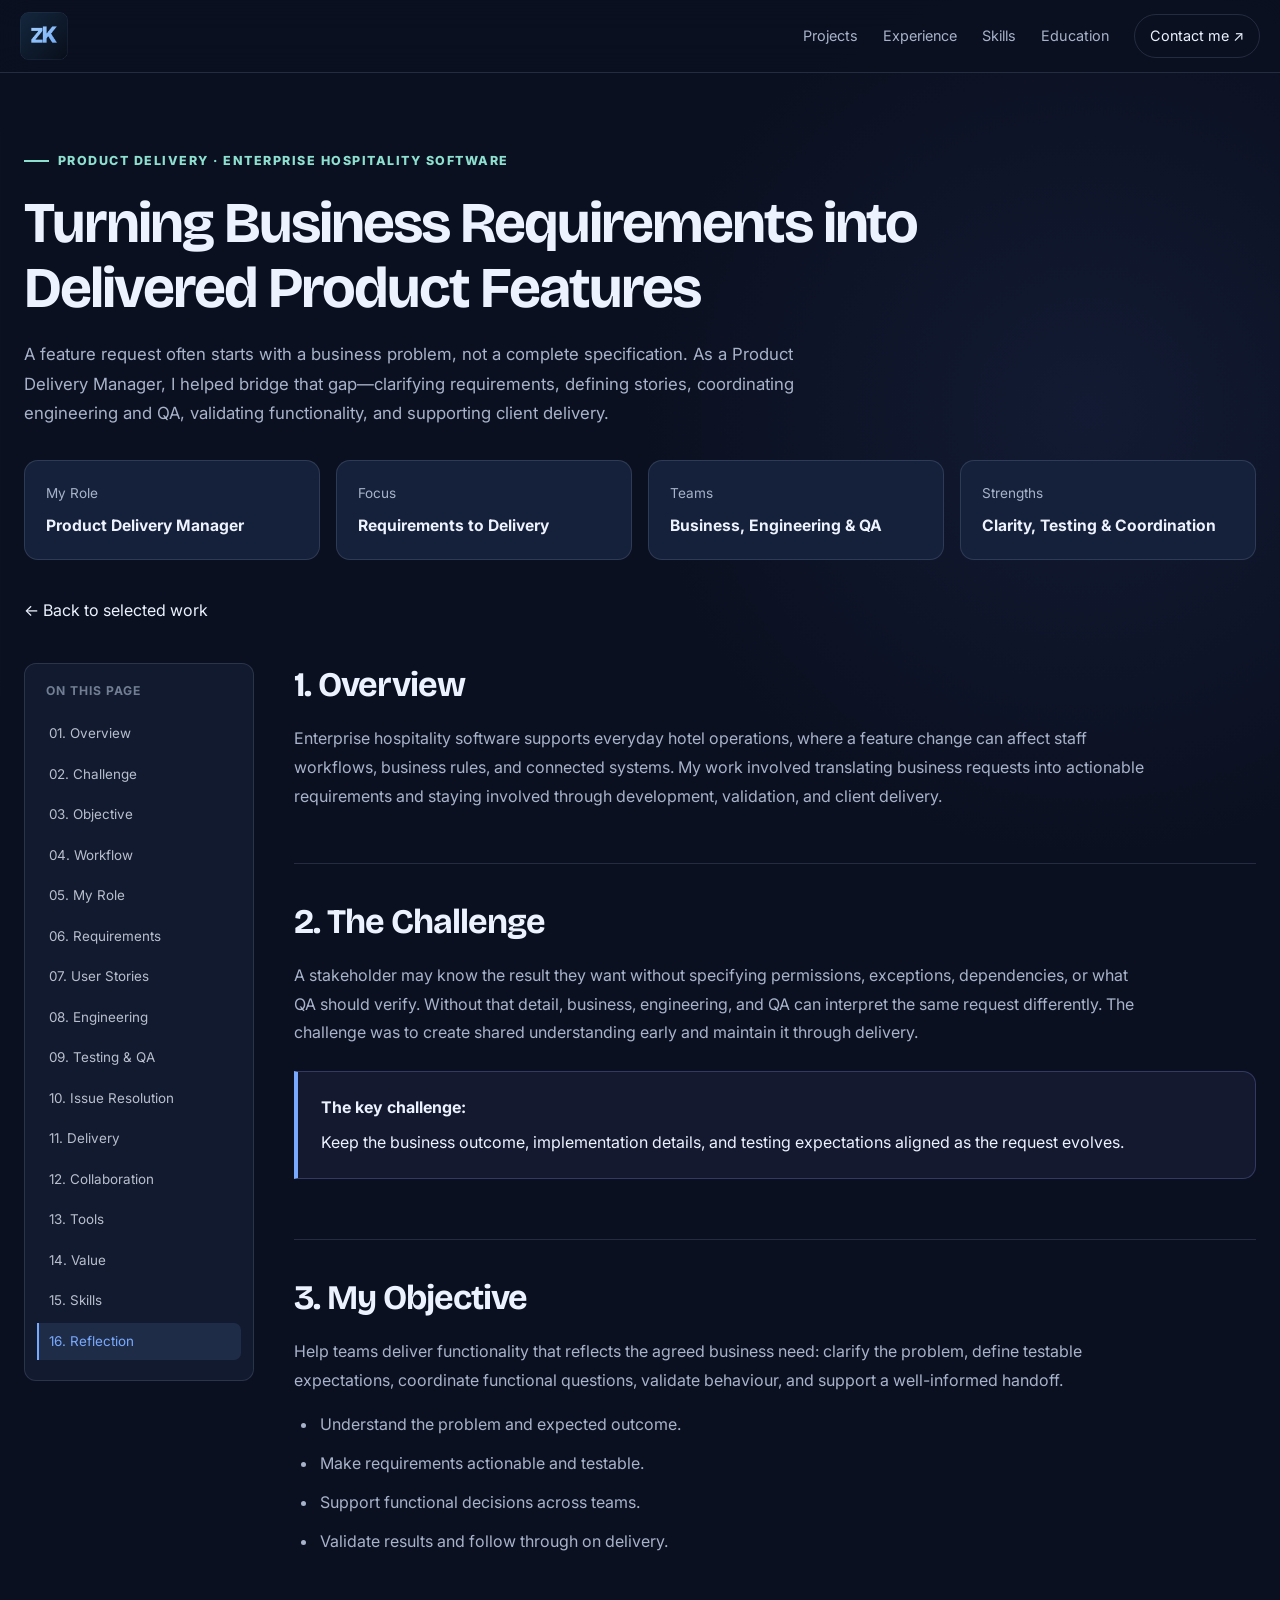
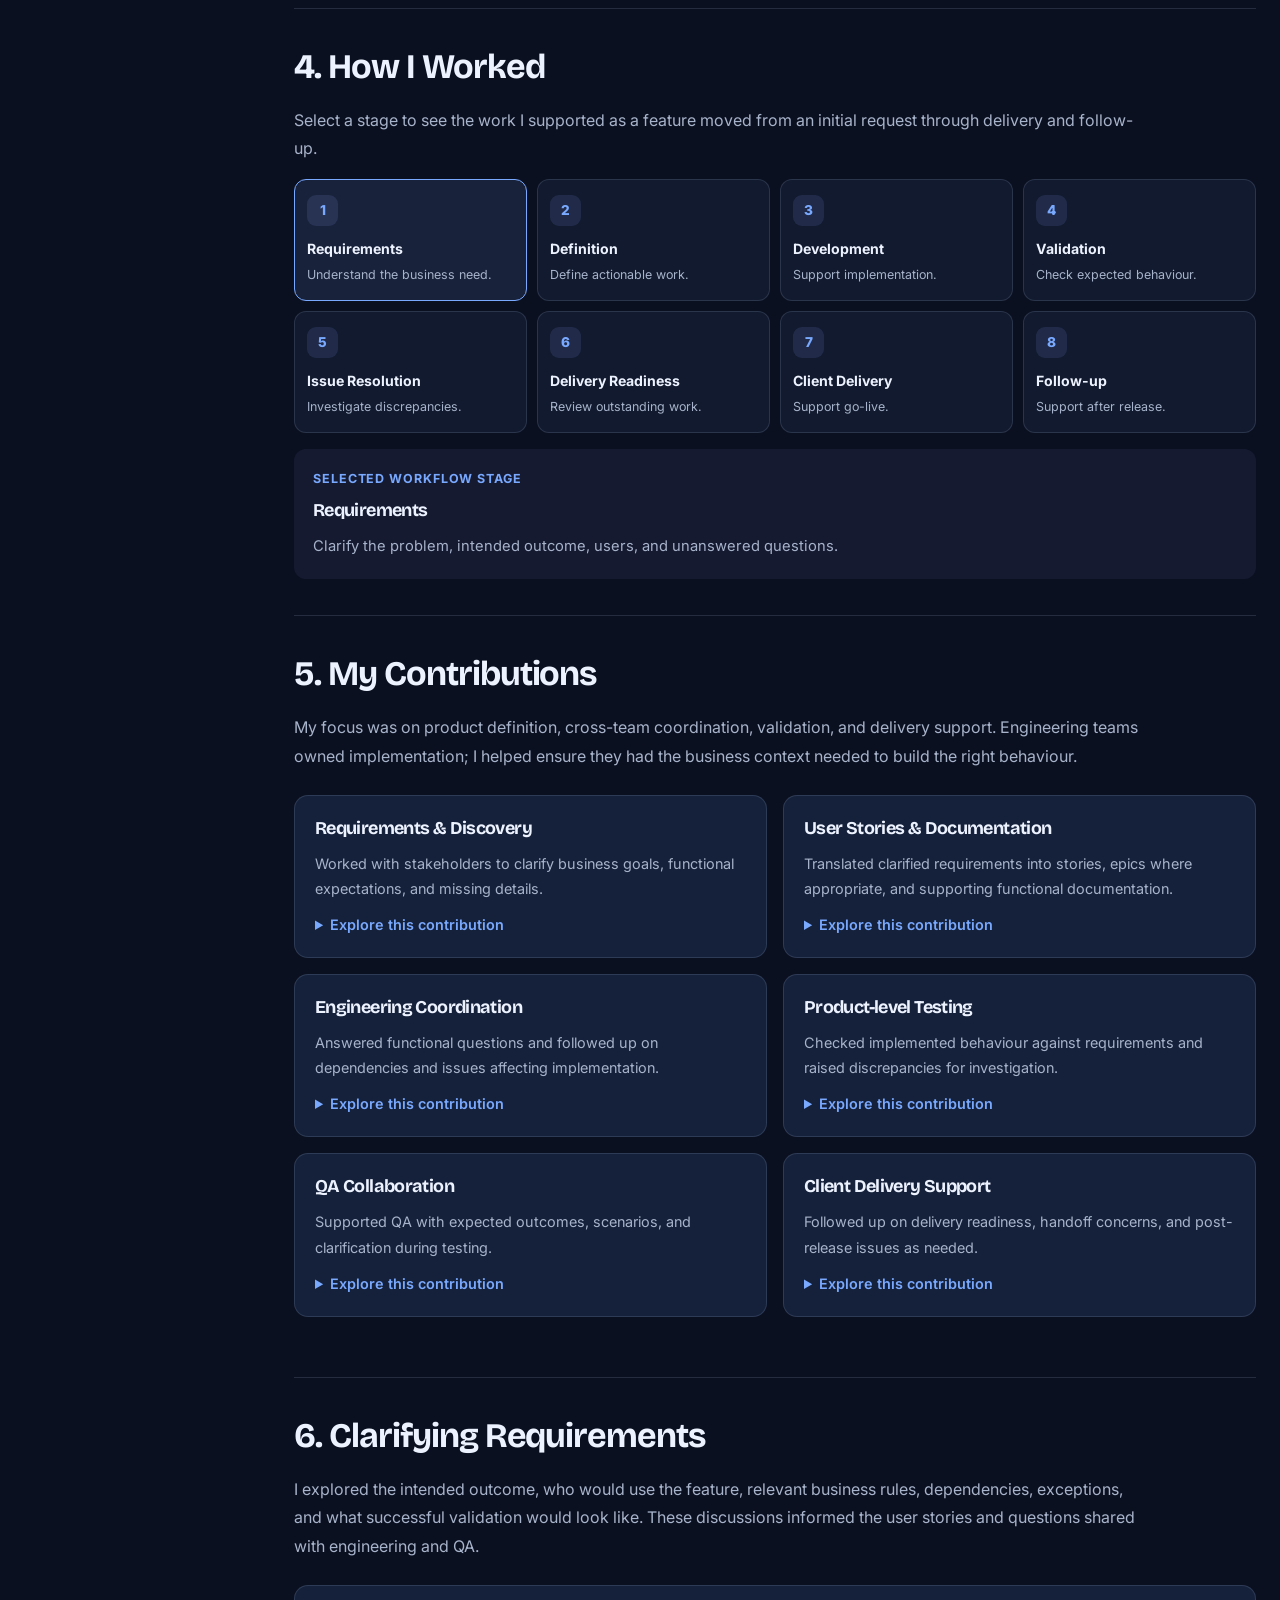
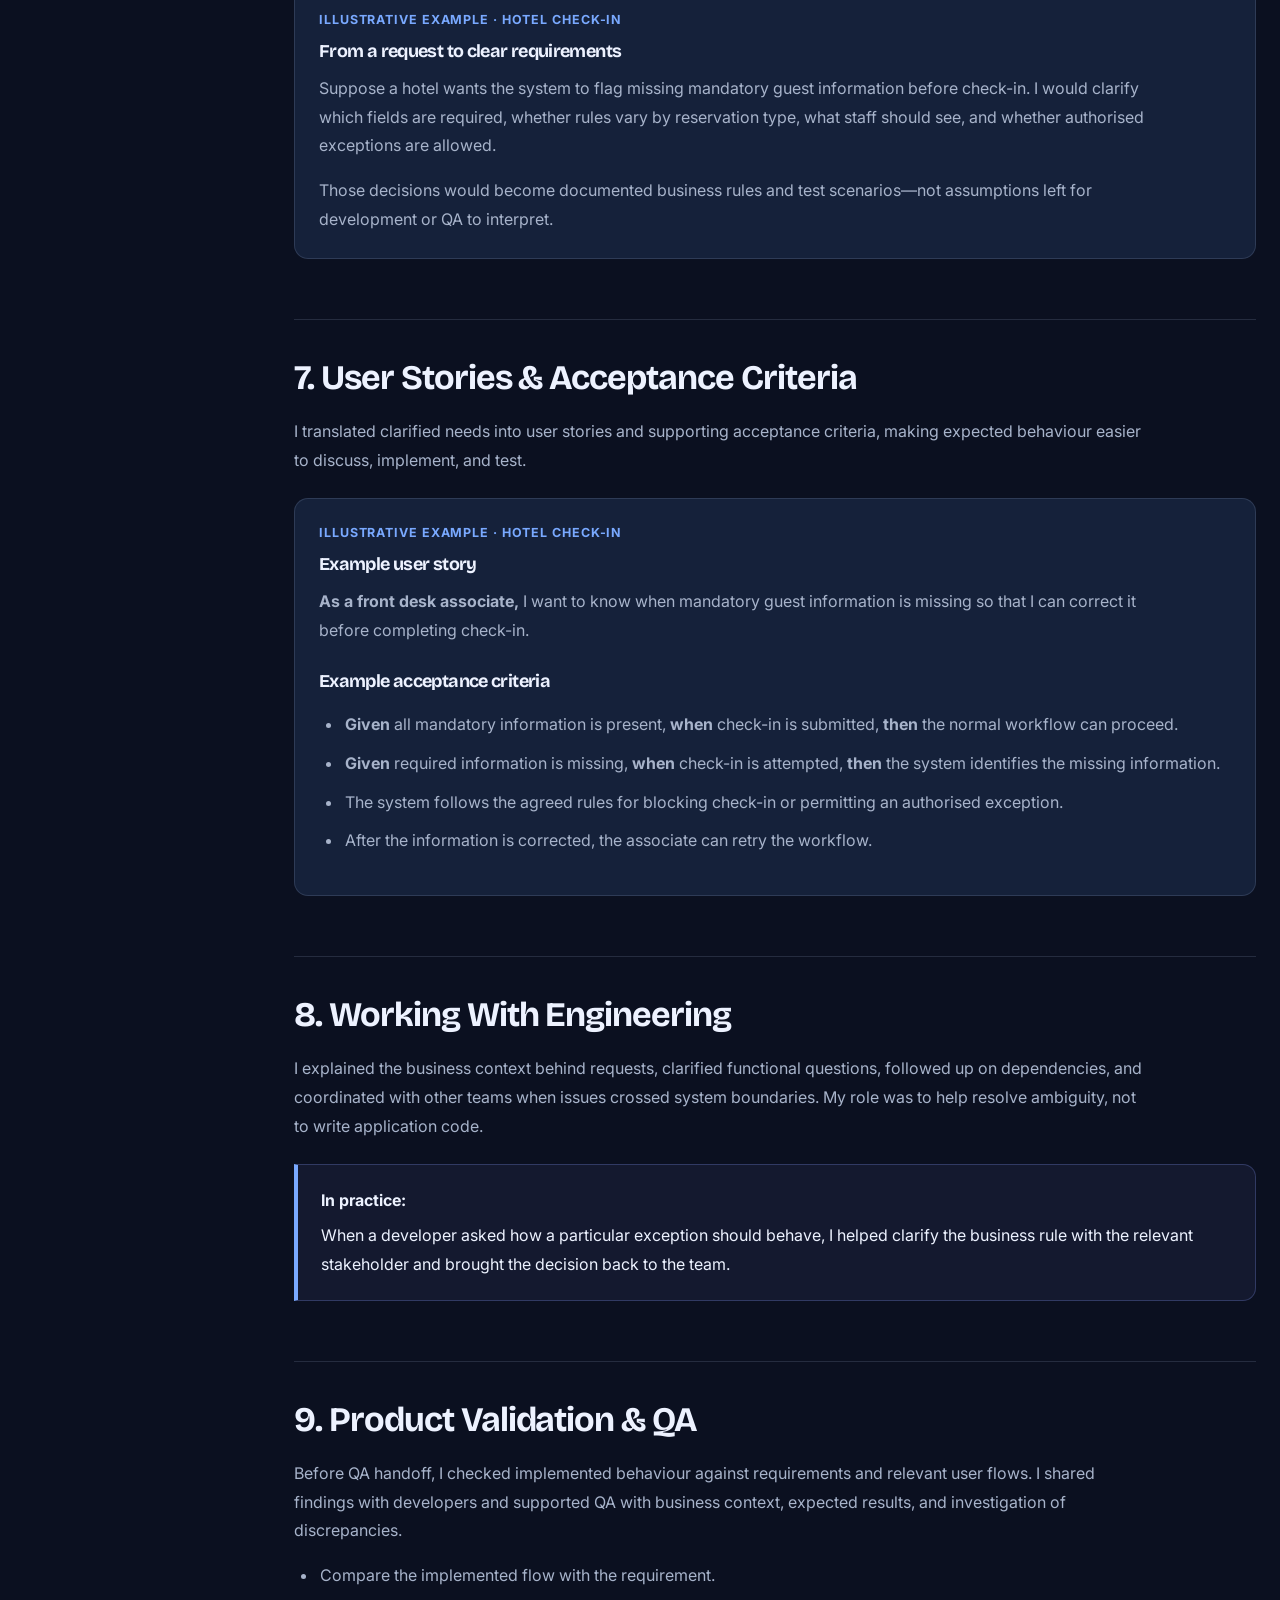
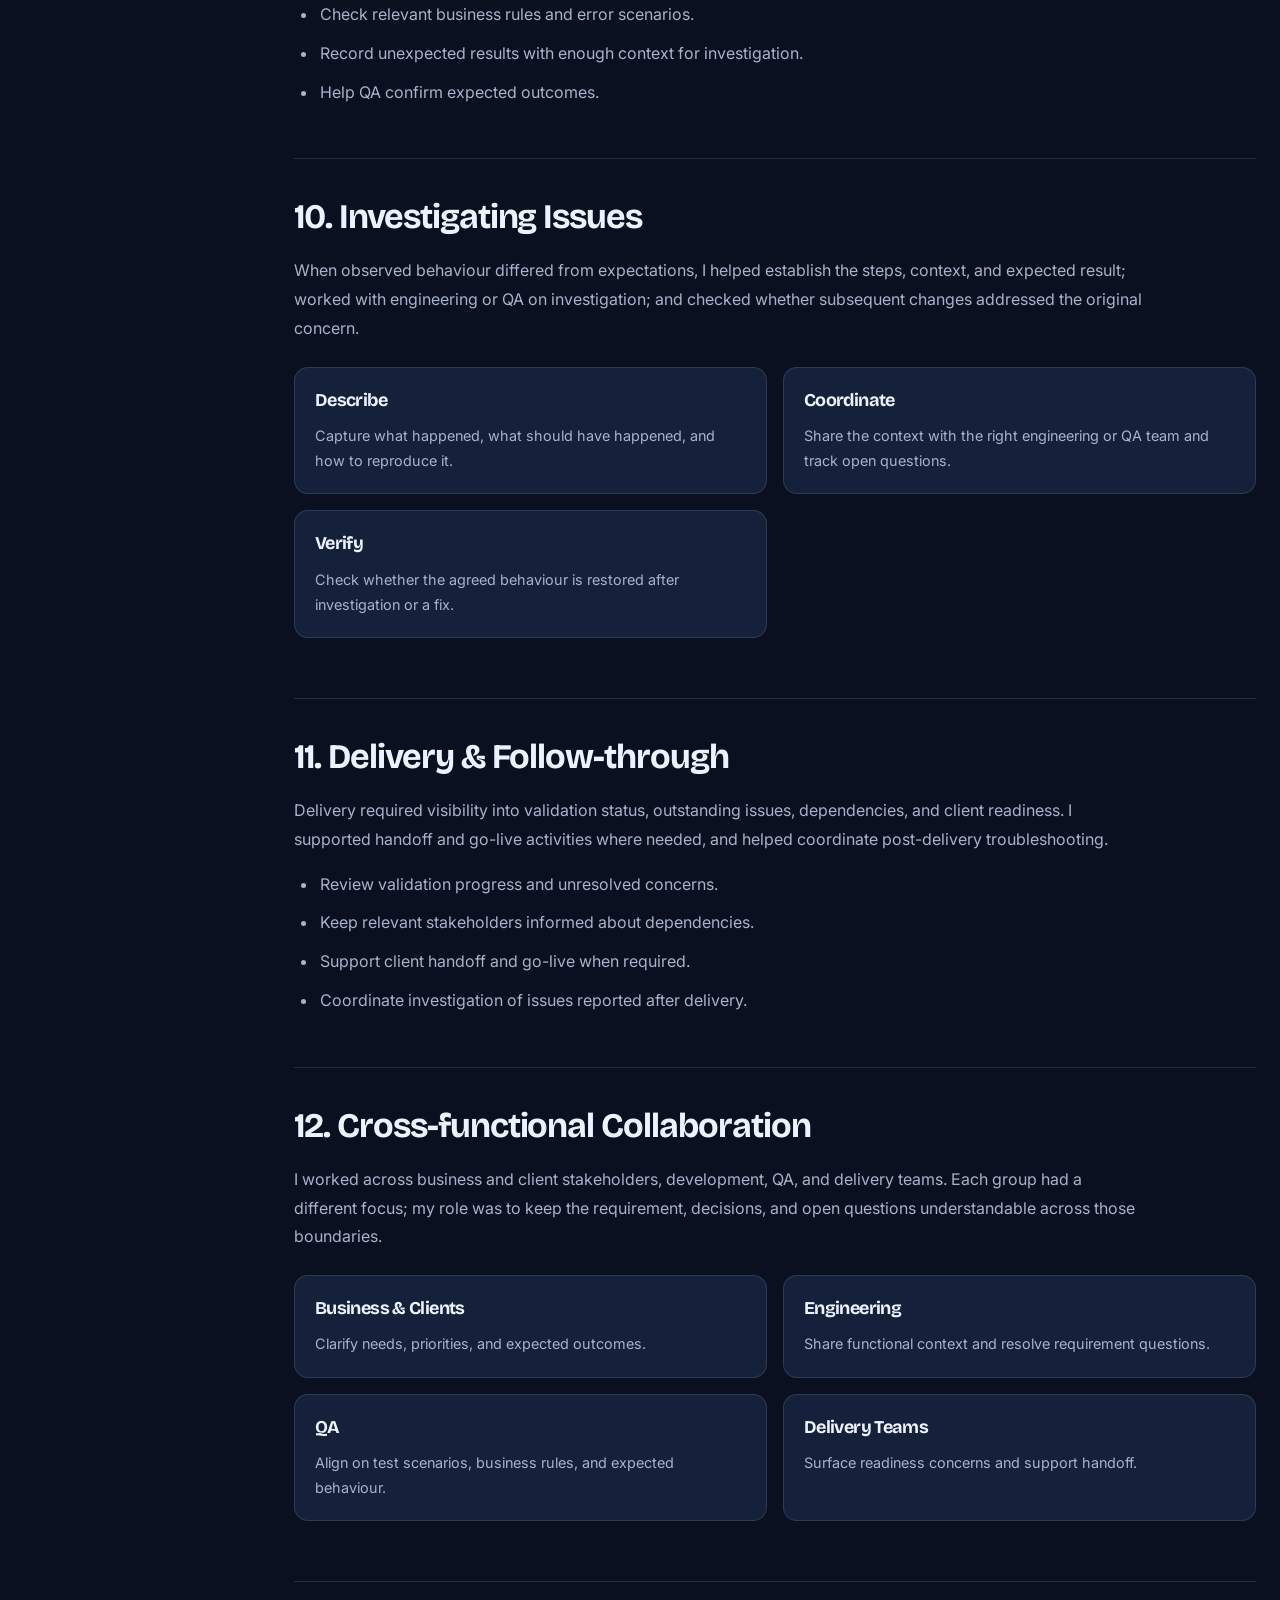
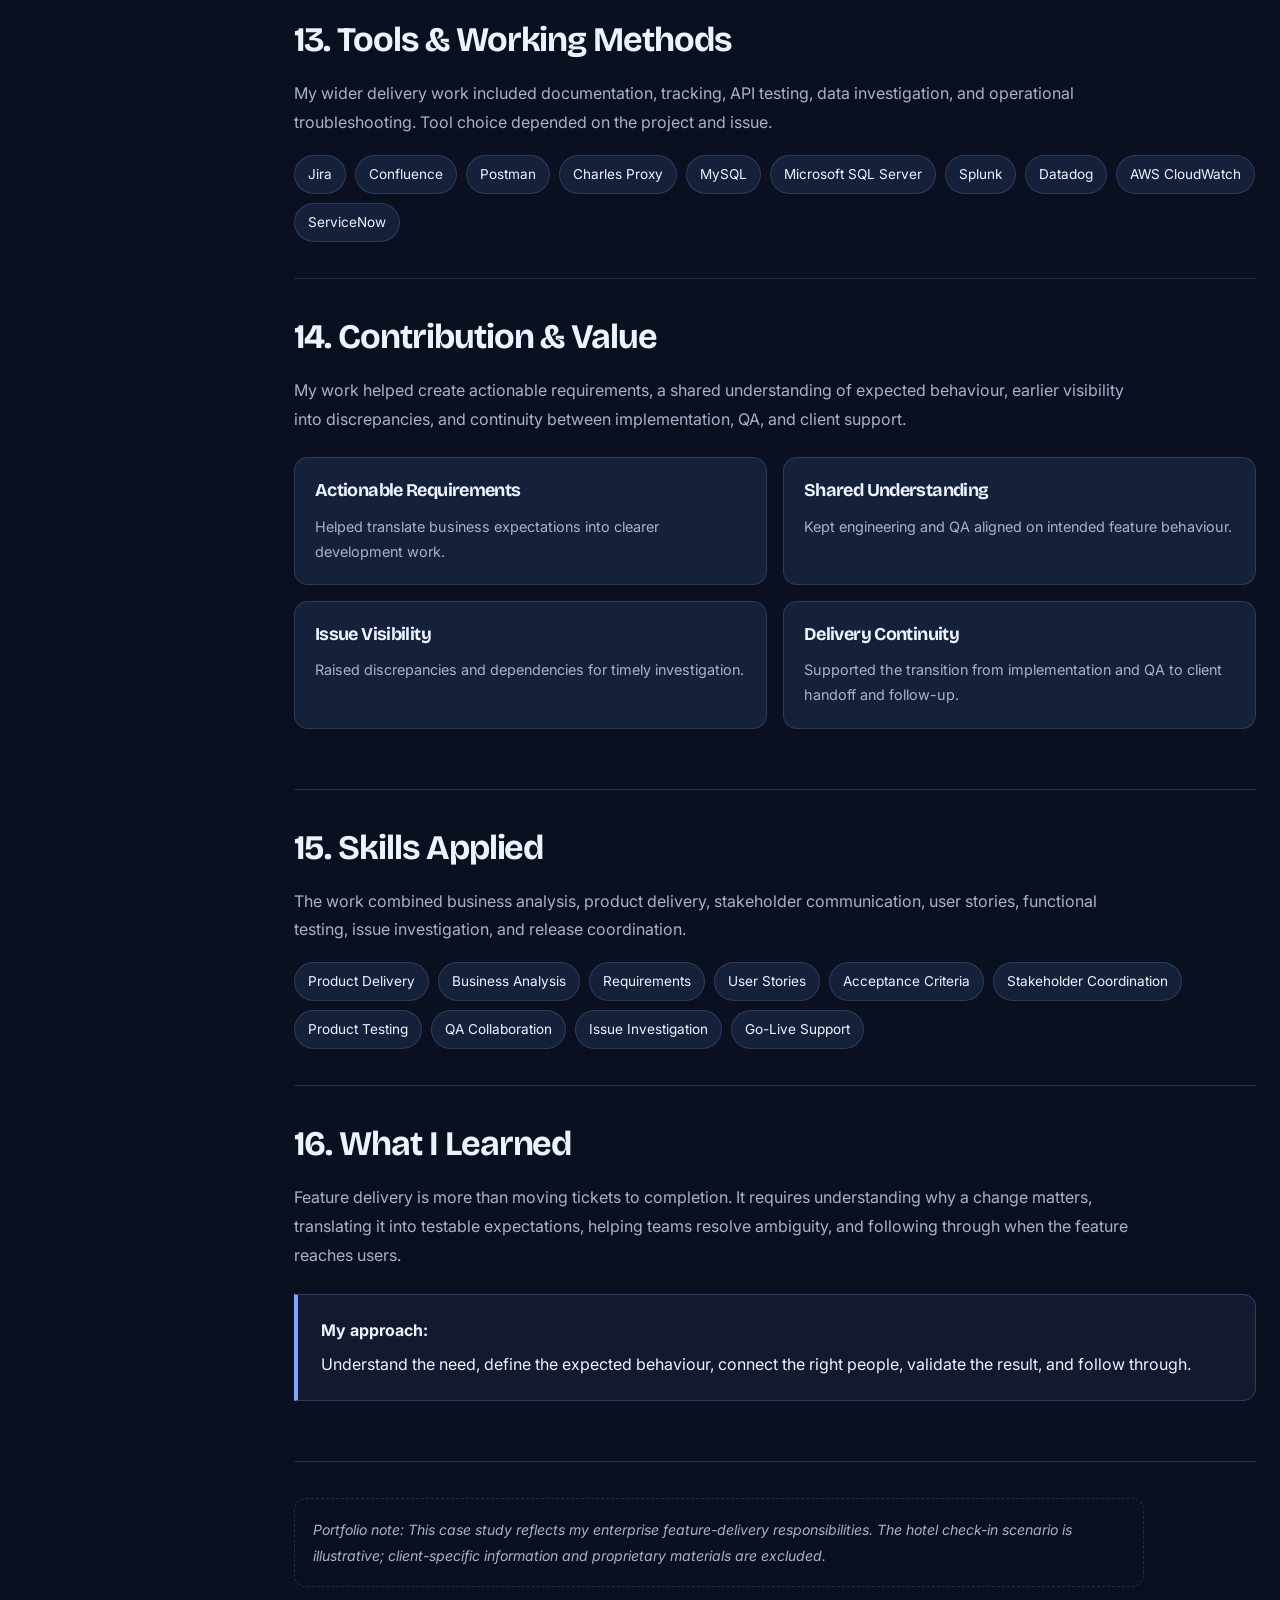
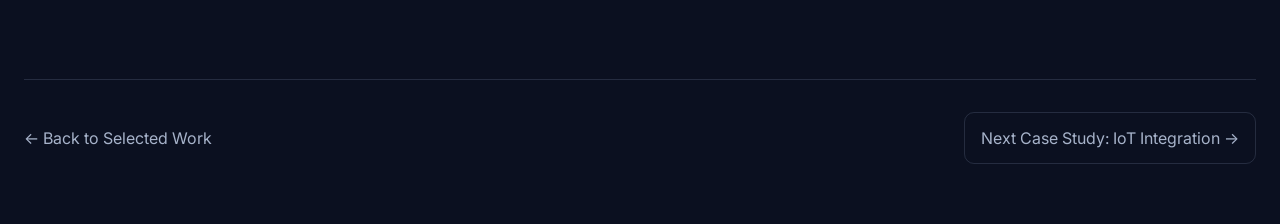
<file: feature-delivery-case-study.html>
<!DOCTYPE html>
<html lang="en">
<head>
    <meta charset="UTF-8">
    <meta name="viewport" content="width=device-width, initial-scale=1.0">
    <meta name="description" content="Enterprise feature delivery case study: requirements, user stories, engineering coordination, product testing and client delivery in hospitality software.">
    <meta name="theme-color" content="#101321">
    <title>Enterprise Feature Delivery | Zishan Khan</title>
    <script src="theme.js"></script>
    <link rel="preconnect" href="https://fonts.googleapis.com">
    <link rel="preconnect" href="https://fonts.gstatic.com" crossorigin>
    <link href="https://fonts.googleapis.com/css2?family=Inter:wght@400;500;600;700&amp;family=Space+Grotesk:wght@400;500;600;700&amp;display=swap" rel="stylesheet">
    <link rel="stylesheet" href="styles.css">
</head>
<body>
    <div class="reading-progress-track" aria-hidden="true"><div class="reading-progress-bar" id="readingProgress"></div></div>
    <header class="site-header">
        <div class="container nav">
            <a class="brand" href="index.html" aria-label="Go to homepage">
                <img class="brand-logo logo-dark" src="images/logo-dark.png" alt="Zishan Khan">
                <img class="brand-logo logo-light" src="images/logo-light.png" alt="" aria-hidden="true">
            </a>
            <button class="menu-toggle" id="menuToggle" type="button" aria-label="Open navigation menu" aria-controls="navLinks" aria-expanded="false"><span id="menuIcon" aria-hidden="true">☰</span></button>
            <nav class="nav-links" id="navLinks" aria-label="Main navigation">
                <a href="index.html#projects">Projects</a>
                <a href="index.html#experience">Experience</a>
                <a href="index.html#skills">Skills</a>
                <a href="index.html#credentials">Education</a>
                <a class="nav-contact" href="index.html#contact">Contact me ↗</a>
            </nav>
        </div>
    </header>
    <header class="fd-hero">
        <div class="fd-container">
            <span class="fd-label">Product Delivery · Enterprise Hospitality Software</span>
            <h1>Turning Business Requirements into Delivered Product Features</h1>
            <p class="case-intro">A feature request often starts with a business problem, not a complete specification. As a Product Delivery Manager, I helped bridge that gap—clarifying requirements, defining stories, coordinating engineering and QA, validating functionality, and supporting client delivery.</p>
            <div class="fd-meta">
                <div class="fd-meta-card"><p>My Role</p><strong>Product Delivery Manager</strong></div>
                <div class="fd-meta-card"><p>Focus</p><strong>Requirements to Delivery</strong></div>
                <div class="fd-meta-card"><p>Teams</p><strong>Business, Engineering &amp; QA</strong></div>
                <div class="fd-meta-card"><p>Strengths</p><strong>Clarity, Testing &amp; Coordination</strong></div>
            </div>
            <a class="fd-hero-link" href="index.html#projects">&larr; Back to selected work</a>
        </div>
    </header>
    <main class="fd-container">
        <details class="fd-mobile-toc">
            <summary>Explore this case study</summary>
            <div class="fd-mobile-toc-links">
                    <a href="#background">01. Overview</a>
                    <a href="#problem">02. Challenge</a>
                    <a href="#objective">03. Objective</a>
                    <a href="#workflow">04. Workflow</a>
                    <a href="#contributions">05. My Role</a>
                    <a href="#requirements">06. Requirements</a>
                    <a href="#user-stories">07. User Stories</a>
                    <a href="#engineering">08. Engineering</a>
                    <a href="#testing">09. Testing & QA</a>
                    <a href="#issues">10. Issue Resolution</a>
                    <a href="#delivery">11. Delivery</a>
                    <a href="#stakeholders">12. Collaboration</a>
                    <a href="#tools">13. Tools</a>
                    <a href="#outcomes">14. Value</a>
                    <a href="#skills">15. Skills</a>
                    <a href="#reflection">16. Reflection</a>
            </div>
        </details>
        <div class="fd-layout">
            <aside class="fd-toc fd-desktop-toc" aria-label="Case study sections">
                <p class="fd-toc-heading">On this page</p>
                <nav>
                    <a href="#background">01. Overview</a>
                    <a href="#problem">02. Challenge</a>
                    <a href="#objective">03. Objective</a>
                    <a href="#workflow">04. Workflow</a>
                    <a href="#contributions">05. My Role</a>
                    <a href="#requirements">06. Requirements</a>
                    <a href="#user-stories">07. User Stories</a>
                    <a href="#engineering">08. Engineering</a>
                    <a href="#testing">09. Testing & QA</a>
                    <a href="#issues">10. Issue Resolution</a>
                    <a href="#delivery">11. Delivery</a>
                    <a href="#stakeholders">12. Collaboration</a>
                    <a href="#tools">13. Tools</a>
                    <a href="#outcomes">14. Value</a>
                    <a href="#skills">15. Skills</a>
                    <a href="#reflection">16. Reflection</a>
                </nav>
            </aside>
            <article class="fd-article">
                <section class="fd-section fd-reveal" id="background">
                    <h2>1. Overview</h2>
                    <p>Enterprise hospitality software supports everyday hotel operations, where a feature change can affect staff workflows, business rules, and connected systems. My work involved translating business requests into actionable requirements and staying involved through development, validation, and client delivery.</p>
                </section>
                <section class="fd-section fd-reveal" id="problem">
                    <h2>2. The Challenge</h2>
                    <p>A stakeholder may know the result they want without specifying permissions, exceptions, dependencies, or what QA should verify. Without that detail, business, engineering, and QA can interpret the same request differently. The challenge was to create shared understanding early and maintain it through delivery.</p>
                    <div class="fd-callout"><strong>The key challenge:</strong> Keep the business outcome, implementation details, and testing expectations aligned as the request evolves.</div>
                </section>
                <section class="fd-section fd-reveal" id="objective">
                    <h2>3. My Objective</h2>
                    <p>Help teams deliver functionality that reflects the agreed business need: clarify the problem, define testable expectations, coordinate functional questions, validate behaviour, and support a well-informed handoff.</p>
                    <ul>
                        <li>Understand the problem and expected outcome.</li>
                        <li>Make requirements actionable and testable.</li>
                        <li>Support functional decisions across teams.</li>
                        <li>Validate results and follow through on delivery.</li>
                    </ul>
                </section>
                <section class="fd-section fd-reveal" id="workflow">
                    <h2>4. How I Worked</h2>
                    <p>Select a stage to see the work I supported as a feature moved from an initial request through delivery and follow-up.</p>
                    <div class="fd-workflow" id="featureWorkflow">
                        <button class="fd-stage" type="button" aria-pressed="true" data-title="Requirements" data-detail="Clarify the problem, intended outcome, users, and unanswered questions."><span class="fd-stage-number">1</span><strong>Requirements</strong><small>Understand the business need.</small></button>
                        <button class="fd-stage" type="button" aria-pressed="false" data-title="Definition" data-detail="Document user stories, business rules, and acceptance considerations for engineering and QA."><span class="fd-stage-number">2</span><strong>Definition</strong><small>Define actionable work.</small></button>
                        <button class="fd-stage" type="button" aria-pressed="false" data-title="Development" data-detail="Answer functional questions and follow up on dependencies while engineers implement the code."><span class="fd-stage-number">3</span><strong>Development</strong><small>Support implementation.</small></button>
                        <button class="fd-stage" type="button" aria-pressed="false" data-title="Validation" data-detail="Perform product-level checks and support QA in comparing functionality with agreed requirements."><span class="fd-stage-number">4</span><strong>Validation</strong><small>Check expected behaviour.</small></button>
                        <button class="fd-stage" type="button" aria-pressed="false" data-title="Issue Resolution" data-detail="Describe expected versus observed behaviour and coordinate investigation and revalidation."><span class="fd-stage-number">5</span><strong>Issue Resolution</strong><small>Investigate discrepancies.</small></button>
                        <button class="fd-stage" type="button" aria-pressed="false" data-title="Delivery Readiness" data-detail="Surface open issues, validation status, and dependencies before handoff."><span class="fd-stage-number">6</span><strong>Delivery Readiness</strong><small>Review outstanding work.</small></button>
                        <button class="fd-stage" type="button" aria-pressed="false" data-title="Client Delivery" data-detail="Coordinate with relevant teams during client delivery and address emerging questions."><span class="fd-stage-number">7</span><strong>Client Delivery</strong><small>Support go-live.</small></button>
                        <button class="fd-stage" type="button" aria-pressed="false" data-title="Follow-up" data-detail="Help investigate reported behaviour and coordinate appropriate follow-up."><span class="fd-stage-number">8</span><strong>Follow-up</strong><small>Support after release.</small></button>
                    </div>
                    <div class="fd-stage-panel" aria-live="polite">
                        <span class="fd-stage-panel-label">Selected workflow stage</span>
                        <h3 id="workflowStageTitle">Requirements</h3>
                        <p id="workflowStageDetail">Clarify the problem, intended outcome, users, and unanswered questions.</p>
                    </div>
                </section>
                <section class="fd-section fd-reveal" id="contributions">
                    <h2>5. My Contributions</h2>
                    <p>My focus was on product definition, cross-team coordination, validation, and delivery support. Engineering teams owned implementation; I helped ensure they had the business context needed to build the right behaviour.</p>
                    <div class="fd-card-grid">
                        <div class="fd-card"><h3>Requirements &amp; Discovery</h3><p>Worked with stakeholders to clarify business goals, functional expectations, and missing details.</p><details><summary>Explore this contribution</summary><ul><li>Identify the desired outcome</li><li>Surface open questions and exceptions</li><li>Document decisions for the team</li></ul></details></div>
                        <div class="fd-card"><h3>User Stories &amp; Documentation</h3><p>Translated clarified requirements into stories, epics where appropriate, and supporting functional documentation.</p><details><summary>Explore this contribution</summary><ul><li>Describe expected user behaviour</li><li>Capture relevant business rules</li><li>Provide context for validation</li></ul></details></div>
                        <div class="fd-card"><h3>Engineering Coordination</h3><p>Answered functional questions and followed up on dependencies and issues affecting implementation.</p><details><summary>Explore this contribution</summary><ul><li>Explain business context</li><li>Clarify scope and behaviour</li><li>Connect teams when issues overlap</li></ul></details></div>
                        <div class="fd-card"><h3>Product-level Testing</h3><p>Checked implemented behaviour against requirements and raised discrepancies for investigation.</p><details><summary>Explore this contribution</summary><ul><li>Review user flows</li><li>Check business rules and exceptions</li><li>Revalidate changes where appropriate</li></ul></details></div>
                        <div class="fd-card"><h3>QA Collaboration</h3><p>Supported QA with expected outcomes, scenarios, and clarification during testing.</p><details><summary>Explore this contribution</summary><ul><li>Share acceptance expectations</li><li>Discuss edge cases</li><li>Help investigate mismatches</li></ul></details></div>
                        <div class="fd-card"><h3>Client Delivery Support</h3><p>Followed up on delivery readiness, handoff concerns, and post-release issues as needed.</p><details><summary>Explore this contribution</summary><ul><li>Track outstanding questions</li><li>Coordinate stakeholder updates</li><li>Support troubleshooting after go-live</li></ul></details></div>
                    </div>
                </section>
                <section class="fd-section fd-reveal" id="requirements">
                    <h2>6. Clarifying Requirements</h2>
                    <p>I explored the intended outcome, who would use the feature, relevant business rules, dependencies, exceptions, and what successful validation would look like. These discussions informed the user stories and questions shared with engineering and QA.</p>
                    <div class="fd-example">
                        <span class="fd-example-label">Illustrative example · Hotel check-in</span>
                        <h3>From a request to clear requirements</h3>
                        <p>Suppose a hotel wants the system to flag missing mandatory guest information before check-in. I would clarify which fields are required, whether rules vary by reservation type, what staff should see, and whether authorised exceptions are allowed.</p>
                        <p>Those decisions would become documented business rules and test scenarios—not assumptions left for development or QA to interpret.</p>
                    </div>
                </section>
                <section class="fd-section fd-reveal" id="user-stories">
                    <h2>7. User Stories &amp; Acceptance Criteria</h2>
                    <p>I translated clarified needs into user stories and supporting acceptance criteria, making expected behaviour easier to discuss, implement, and test.</p>
                    <div class="fd-example">
                        <span class="fd-example-label">Illustrative example · Hotel check-in</span>
                        <h3>Example user story</h3>
                        <p><strong>As a front desk associate,</strong> I want to know when mandatory guest information is missing so that I can correct it before completing check-in.</p>
                        <h3>Example acceptance criteria</h3>
                        <ul>
                            <li><strong>Given</strong> all mandatory information is present, <strong>when</strong> check-in is submitted, <strong>then</strong> the normal workflow can proceed.</li>
                            <li><strong>Given</strong> required information is missing, <strong>when</strong> check-in is attempted, <strong>then</strong> the system identifies the missing information.</li>
                            <li>The system follows the agreed rules for blocking check-in or permitting an authorised exception.</li>
                            <li>After the information is corrected, the associate can retry the workflow.</li>
                        </ul>
                    </div>
                </section>
                <section class="fd-section fd-reveal" id="engineering">
                    <h2>8. Working With Engineering</h2>
                    <p>I explained the business context behind requests, clarified functional questions, followed up on dependencies, and coordinated with other teams when issues crossed system boundaries. My role was to help resolve ambiguity, not to write application code.</p>
                    <div class="fd-callout"><strong>In practice:</strong> When a developer asked how a particular exception should behave, I helped clarify the business rule with the relevant stakeholder and brought the decision back to the team.</div>
                </section>
                <section class="fd-section fd-reveal" id="testing">
                    <h2>9. Product Validation &amp; QA</h2>
                    <p>Before QA handoff, I checked implemented behaviour against requirements and relevant user flows. I shared findings with developers and supported QA with business context, expected results, and investigation of discrepancies.</p>
                    <ul><li>Compare the implemented flow with the requirement.</li><li>Check relevant business rules and error scenarios.</li><li>Record unexpected results with enough context for investigation.</li><li>Help QA confirm expected outcomes.</li></ul>
                </section>
                <section class="fd-section fd-reveal" id="issues">
                    <h2>10. Investigating Issues</h2>
                    <p>When observed behaviour differed from expectations, I helped establish the steps, context, and expected result; worked with engineering or QA on investigation; and checked whether subsequent changes addressed the original concern.</p>
                    <div class="fd-card-grid">
                        <div class="fd-card"><h3>Describe</h3><p>Capture what happened, what should have happened, and how to reproduce it.</p></div>
                        <div class="fd-card"><h3>Coordinate</h3><p>Share the context with the right engineering or QA team and track open questions.</p></div>
                        <div class="fd-card"><h3>Verify</h3><p>Check whether the agreed behaviour is restored after investigation or a fix.</p></div>
                    </div>
                </section>
                <section class="fd-section fd-reveal" id="delivery">
                    <h2>11. Delivery &amp; Follow-through</h2>
                    <p>Delivery required visibility into validation status, outstanding issues, dependencies, and client readiness. I supported handoff and go-live activities where needed, and helped coordinate post-delivery troubleshooting.</p>
                    <ul><li>Review validation progress and unresolved concerns.</li><li>Keep relevant stakeholders informed about dependencies.</li><li>Support client handoff and go-live when required.</li><li>Coordinate investigation of issues reported after delivery.</li></ul>
                </section>
                <section class="fd-section fd-reveal" id="stakeholders">
                    <h2>12. Cross-functional Collaboration</h2>
                    <p>I worked across business and client stakeholders, development, QA, and delivery teams. Each group had a different focus; my role was to keep the requirement, decisions, and open questions understandable across those boundaries.</p>
                    <div class="fd-card-grid">
                        <div class="fd-card"><h3>Business &amp; Clients</h3><p>Clarify needs, priorities, and expected outcomes.</p></div>
                        <div class="fd-card"><h3>Engineering</h3><p>Share functional context and resolve requirement questions.</p></div>
                        <div class="fd-card"><h3>QA</h3><p>Align on test scenarios, business rules, and expected behaviour.</p></div>
                        <div class="fd-card"><h3>Delivery Teams</h3><p>Surface readiness concerns and support handoff.</p></div>
                    </div>
                </section>
                <section class="fd-section fd-reveal" id="tools">
                    <h2>13. Tools &amp; Working Methods</h2>
                    <p>My wider delivery work included documentation, tracking, API testing, data investigation, and operational troubleshooting. Tool choice depended on the project and issue.</p>
                    <div class="fd-skill-list">
                        <span class="fd-skill">Jira</span><span class="fd-skill">Confluence</span><span class="fd-skill">Postman</span><span class="fd-skill">Charles Proxy</span><span class="fd-skill">MySQL</span><span class="fd-skill">Microsoft SQL Server</span><span class="fd-skill">Splunk</span><span class="fd-skill">Datadog</span><span class="fd-skill">AWS CloudWatch</span><span class="fd-skill">ServiceNow</span>
                    </div>
                </section>
                <section class="fd-section fd-reveal" id="outcomes">
                    <h2>14. Contribution &amp; Value</h2>
                    <p>My work helped create actionable requirements, a shared understanding of expected behaviour, earlier visibility into discrepancies, and continuity between implementation, QA, and client support.</p>
                    <div class="fd-card-grid">
                        <div class="fd-card"><h3>Actionable Requirements</h3><p>Helped translate business expectations into clearer development work.</p></div>
                        <div class="fd-card"><h3>Shared Understanding</h3><p>Kept engineering and QA aligned on intended feature behaviour.</p></div>
                        <div class="fd-card"><h3>Issue Visibility</h3><p>Raised discrepancies and dependencies for timely investigation.</p></div>
                        <div class="fd-card"><h3>Delivery Continuity</h3><p>Supported the transition from implementation and QA to client handoff and follow-up.</p></div>
                    </div>
                </section>
                <section class="fd-section fd-reveal" id="skills">
                    <h2>15. Skills Applied</h2>
                    <p>The work combined business analysis, product delivery, stakeholder communication, user stories, functional testing, issue investigation, and release coordination.</p>
                    <div class="fd-skill-list">
                        <span class="fd-skill">Product Delivery</span><span class="fd-skill">Business Analysis</span><span class="fd-skill">Requirements</span><span class="fd-skill">User Stories</span><span class="fd-skill">Acceptance Criteria</span><span class="fd-skill">Stakeholder Coordination</span><span class="fd-skill">Product Testing</span><span class="fd-skill">QA Collaboration</span><span class="fd-skill">Issue Investigation</span><span class="fd-skill">Go-Live Support</span>
                    </div>
                </section>
                <section class="fd-section fd-reveal" id="reflection">
                    <h2>16. What I Learned</h2>
                    <p>Feature delivery is more than moving tickets to completion. It requires understanding why a change matters, translating it into testable expectations, helping teams resolve ambiguity, and following through when the feature reaches users.</p>
                    <div class="fd-callout"><strong>My approach:</strong> Understand the need, define the expected behaviour, connect the right people, validate the result, and follow through.</div>
                </section>
                <section class="fd-section fd-reveal" id="confidentiality">
                    <p class="fd-confidentiality"><em>Portfolio note: This case study reflects my enterprise feature-delivery responsibilities. The hotel check-in scenario is illustrative; client-specific information and proprietary materials are excluded.</em></p>
                </section>
            </article>
        </div>
        <footer class="fd-footer"><a href="index.html#projects">&larr; Back to Selected Work</a>
         <a class="mon-next-link" href="iot-integration-case-study.html">
                Next Case Study: IoT Integration &rarr;
         </a>
        </footer>
    </main>
    <button class="fd-back-top" id="backToTop" type="button" aria-label="Back to top" title="Back to top">↑</button>
    <script src="case-study-common.js"></script>
</body>
</html>
</file>
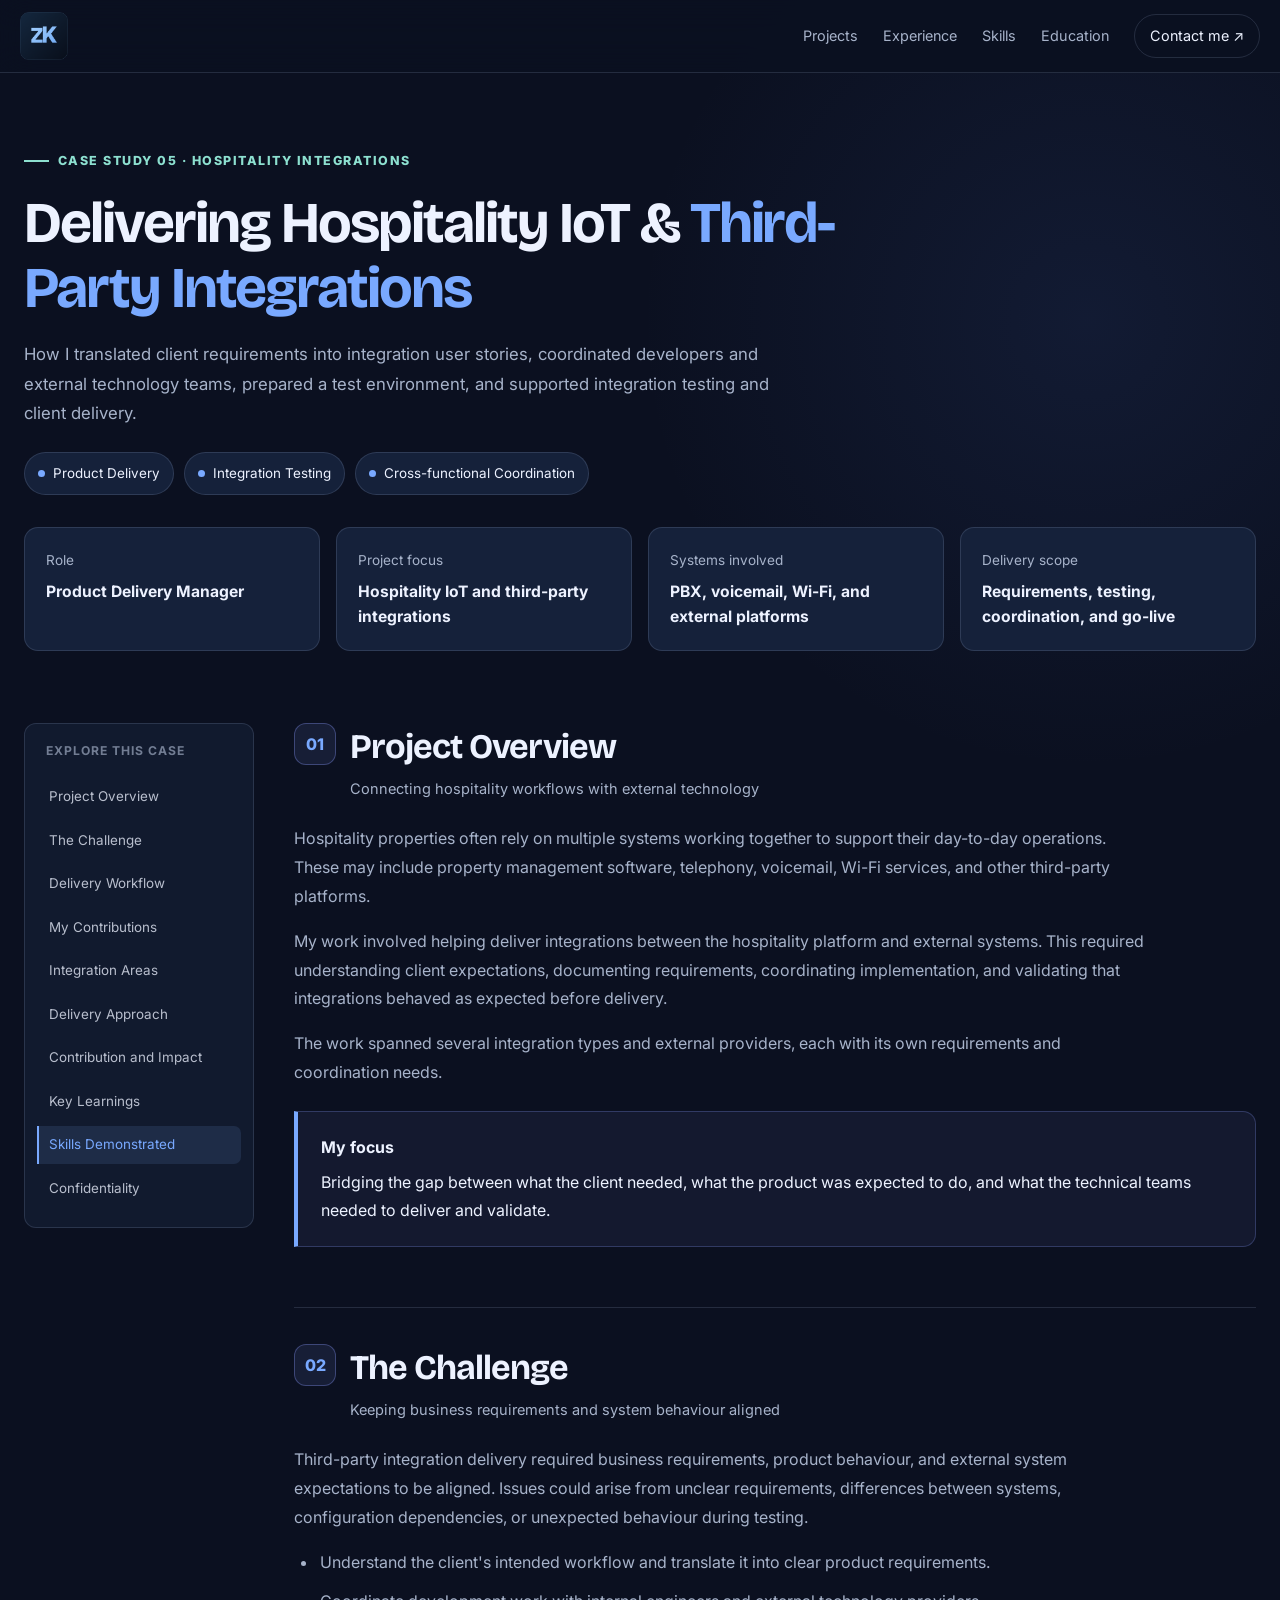
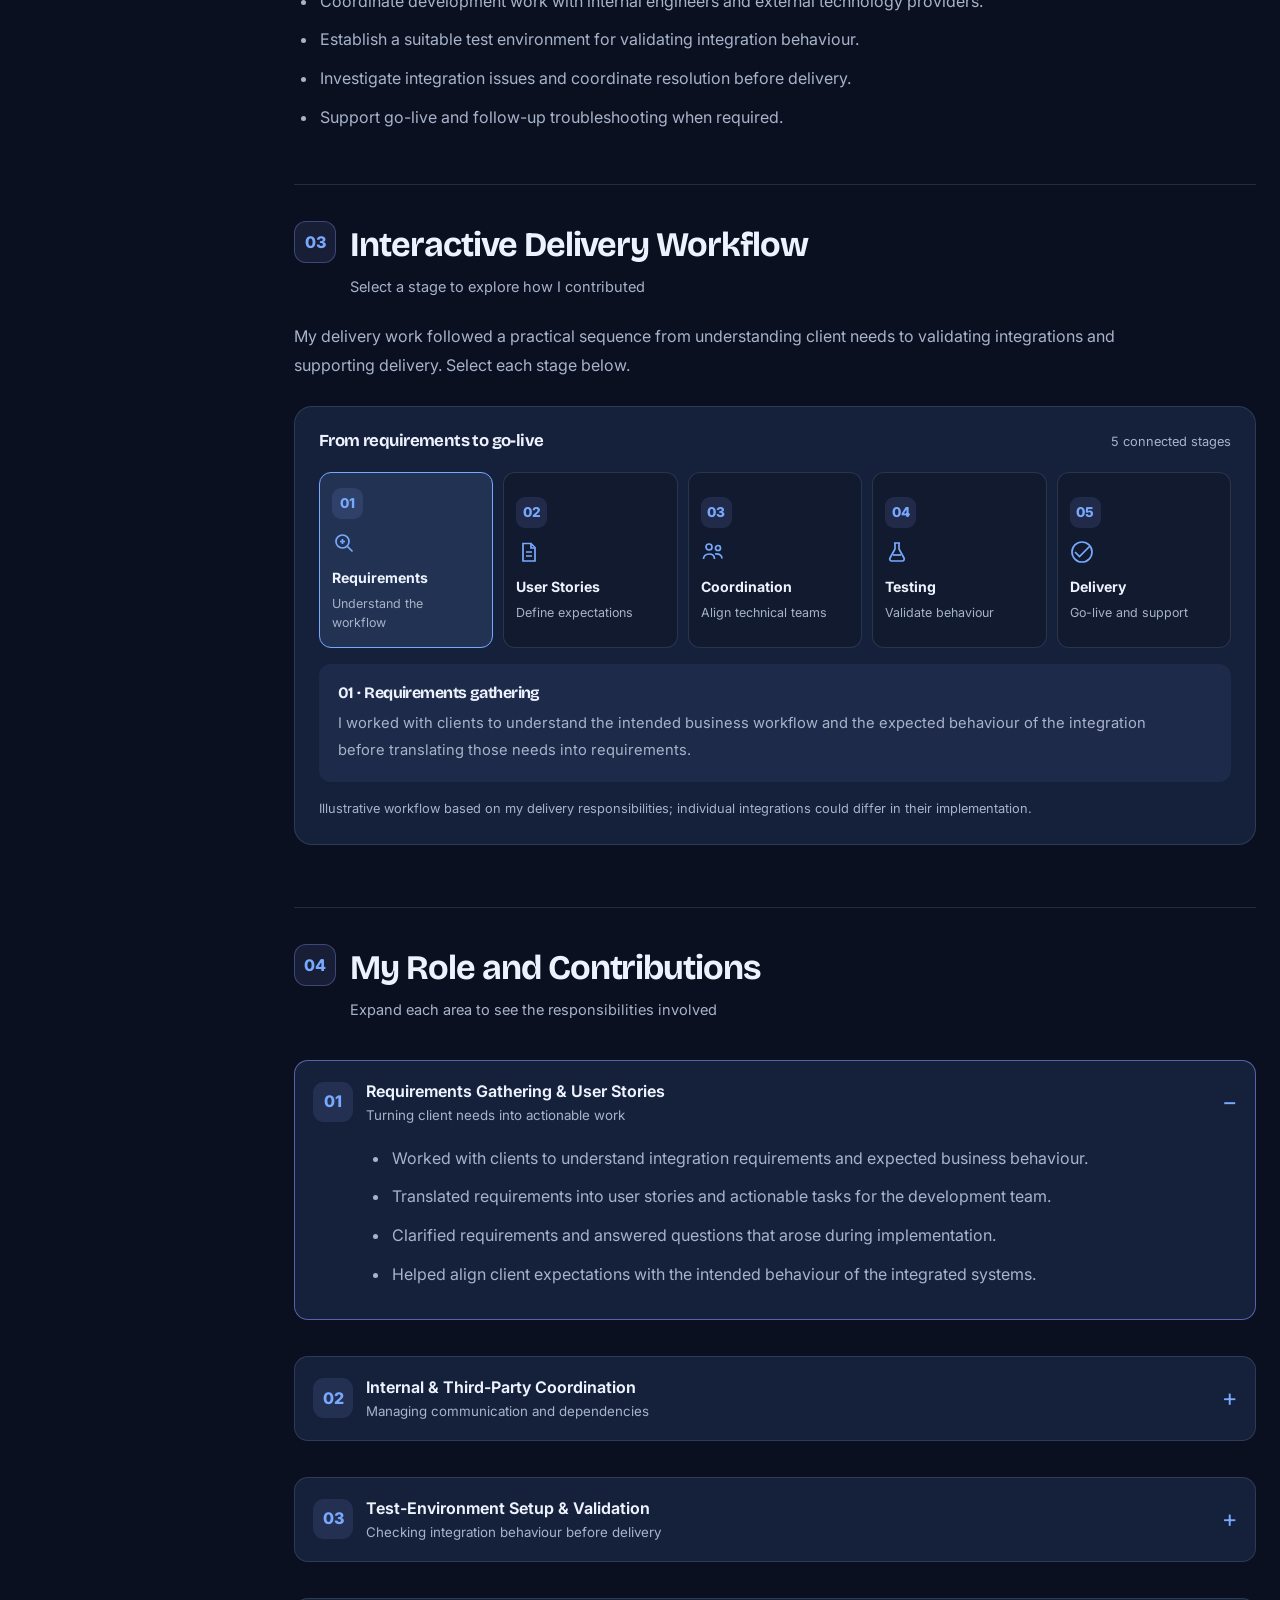
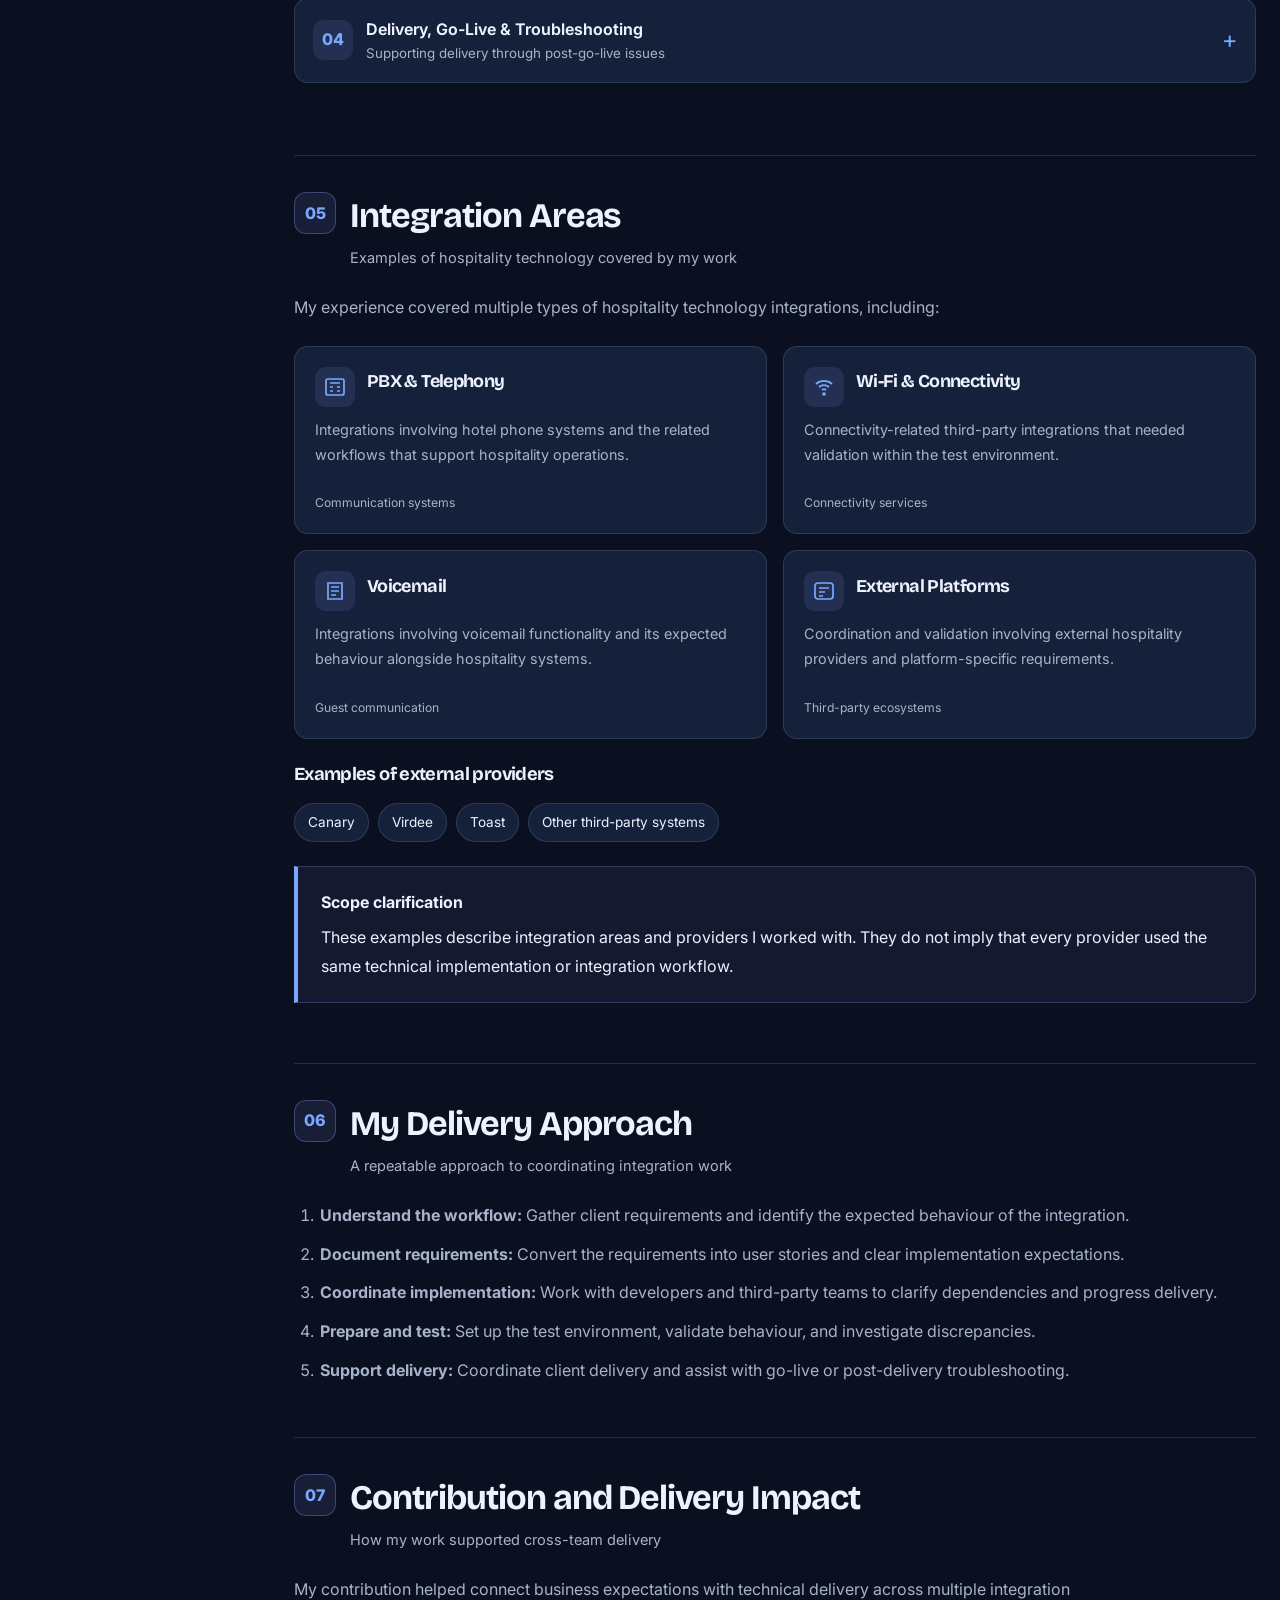
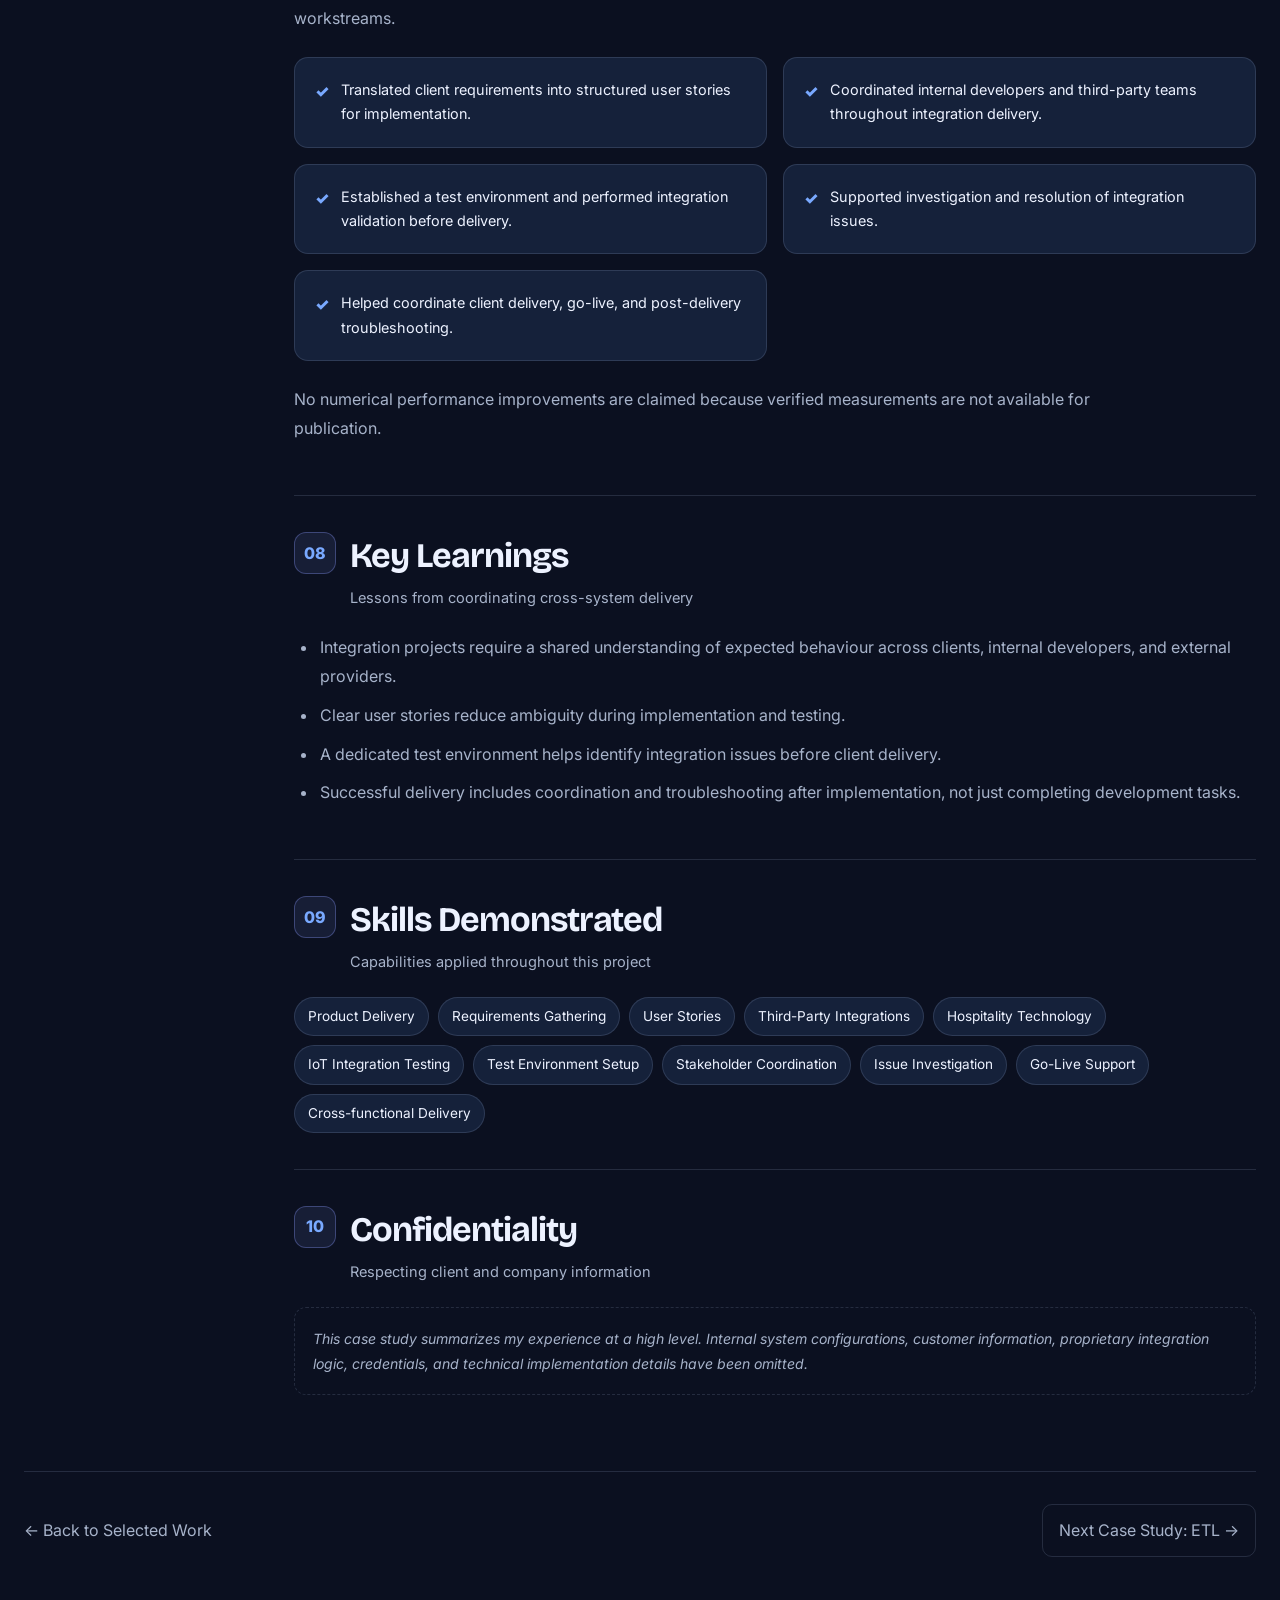
<file: iot-integration-case-study.html>
<!DOCTYPE html>
<html lang="en">
<head>
    <meta charset="UTF-8">
        <script src="theme.js" ></script>

    <meta name="viewport" content="width=device-width, initial-scale=1.0">
    <meta name="description"
          content="Hospitality IoT and third-party integration case study covering requirements gathering, user stories, testing, technical coordination, and client delivery.">
    <meta name="theme-color" content="#10172a">
    <title>Hospitality IoT & Third-Party Integrations | Product Portfolio</title>
    <link rel="preconnect" href="https://fonts.googleapis.com">
    <link rel="preconnect" href="https://fonts.gstatic.com" crossorigin>
    <link
    href="https://fonts.googleapis.com/css2?family=Inter:wght@400;500;600;700&family=Space+Grotesk:wght@400;500;600;700&display=swap"
    rel="stylesheet"
    >
    <link rel="stylesheet" href="styles.css">
</head>

<body>

    <div class="iot-progress-track" aria-hidden="true">
        <div class="iot-progress-bar" id="readingProgress"></div>
    </div>

       <!-- Navigation -->
    <header class="site-header">
        <div class="container nav">
           <a class="brand" href="index.html" aria-label="Go to homepage">
                <img
                    class="brand-logo logo-dark"
                    src="images/logo-dark.png"
                    alt="Zishan Khan"
                >

                <img
                    class="brand-logo logo-light"
                    src="images/logo-light.png"
                    alt=""
                    aria-hidden="true"
                >
          </a>

            <button
                class="menu-toggle"
                id="menuToggle"
                type="button"
                aria-label="Open navigation menu"
                aria-controls="navLinks"
                aria-expanded="false"
            >
                <span id="menuIcon" aria-hidden="true">☰</span>
            </button>

            <nav class="nav-links" id="navLinks" aria-label="Main navigation">
                <a href="/index.html#projects">Projects</a>
                <a href="/index.html#experience">Experience</a>
                <a href="/index.html#skills">Skills</a>
                <a href="/index.html#credentials">Education</a>
                <a class="nav-contact" href="/index.html#contact">Contact me ↗</a>
            </nav>
        </div>
    </header>

    <main class="container">

        <!-- Hero -->
        <section class="iot-hero iot-reveal">
            <p class="iot-eyebrow">Case Study 05 · Hospitality Integrations</p>

            <h1>
                Delivering Hospitality IoT &
                <span class="iot-gradient-text">Third-Party Integrations</span>
            </h1>

            <p class="case-intro">
                How I translated client requirements into integration
                user stories, coordinated developers and external
                technology teams, prepared a test environment, and
                supported integration testing and client delivery.
            </p>

            <div class="iot-hero-pills">
                <span class="iot-pill"><span class="iot-pill-dot"></span> Product Delivery</span>
                <span class="iot-pill"><span class="iot-pill-dot"></span> Integration Testing</span>
                <span class="iot-pill"><span class="iot-pill-dot"></span> Cross-functional Coordination</span>
            </div>

            <div class="iot-meta-grid">
                <div class="iot-meta-card">
                    <span>Role</span>
                    <strong>Product Delivery Manager</strong>
                </div>
                <div class="iot-meta-card">
                    <span>Project focus</span>
                    <strong>Hospitality IoT and third-party integrations</strong>
                </div>
                <div class="iot-meta-card">
                    <span>Systems involved</span>
                    <strong>PBX, voicemail, Wi-Fi, and external platforms</strong>
                </div>
                <div class="iot-meta-card">
                    <span>Delivery scope</span>
                    <strong>Requirements, testing, coordination, and go-live</strong>
                </div>
            </div>
        </section>

        <!-- Mobile contents -->
        <details class="iot-mobile-toc">
            <summary>On this page · Jump to a section</summary>
            <nav class="iot-toc" aria-label="Mobile table of contents">
                <a href="#overview">Project Overview</a>
                <a href="#challenge">The Challenge</a>
                <a href="#workflow">Delivery Workflow</a>
                <a href="#responsibilities">My Contributions</a>
                <a href="#integrations">Integration Areas</a>
                <a href="#approach">Delivery Approach</a>
                <a href="#impact">Contribution and Impact</a>
                <a href="#learnings">Key Learnings</a>
                <a href="#skills">Skills Demonstrated</a>
                <a href="#confidentiality">Confidentiality</a>
            </nav>
        </details>

        <div class="iot-layout">

            <!-- Desktop sidebar -->
            <aside class="iot-sidebar">
                <p class="iot-sidebar-label">Explore this case</p>
                <nav class="iot-toc" id="desktopToc" aria-label="Case study sections">
                    <a href="#overview">Project Overview</a>
                    <a href="#challenge">The Challenge</a>
                    <a href="#workflow">Delivery Workflow</a>
                    <a href="#responsibilities">My Contributions</a>
                    <a href="#integrations">Integration Areas</a>
                    <a href="#approach">Delivery Approach</a>
                    <a href="#impact">Contribution and Impact</a>
                    <a href="#learnings">Key Learnings</a>
                    <a href="#skills">Skills Demonstrated</a>
                    <a href="#confidentiality">Confidentiality</a>
                </nav>
            </aside>

            <div class="iot-content">

                <!-- 01 Overview -->
                <section class="iot-section iot-reveal" id="overview">
                    <div class="iot-section-heading">
                        <span class="iot-section-number">01</span>
                        <div>
                            <h2>Project Overview</h2>
                            <p>Connecting hospitality workflows with external technology</p>
                        </div>
                    </div>

                    <p>
                        Hospitality properties often rely on multiple systems
                        working together to support their day-to-day operations.
                        These may include property management software, telephony,
                        voicemail, Wi-Fi services, and other third-party platforms.
                    </p>

                    <p>
                        My work involved helping deliver integrations between
                        the hospitality platform and external systems. This
                        required understanding client expectations, documenting
                        requirements, coordinating implementation, and validating
                        that integrations behaved as expected before delivery.
                    </p>

                    <p>
                        The work spanned several integration types and external
                        providers, each with its own requirements and coordination
                        needs.
                    </p>

                    <div class="iot-callout">
                        <strong>My focus</strong>
                        Bridging the gap between what the client needed, what
                        the product was expected to do, and what the technical
                        teams needed to deliver and validate.
                    </div>
                </section>

                <!-- 02 Challenge -->
                <section class="iot-section iot-reveal" id="challenge">
                    <div class="iot-section-heading">
                        <span class="iot-section-number">02</span>
                        <div>
                            <h2>The Challenge</h2>
                            <p>Keeping business requirements and system behaviour aligned</p>
                        </div>
                    </div>

                    <p>
                        Third-party integration delivery required business
                        requirements, product behaviour, and external system
                        expectations to be aligned. Issues could arise from
                        unclear requirements, differences between systems,
                        configuration dependencies, or unexpected behaviour
                        during testing.
                    </p>

                    <ul>
                        <li>Understand the client's intended workflow and translate it into clear product requirements.</li>
                        <li>Coordinate development work with internal engineers and external technology providers.</li>
                        <li>Establish a suitable test environment for validating integration behaviour.</li>
                        <li>Investigate integration issues and coordinate resolution before delivery.</li>
                        <li>Support go-live and follow-up troubleshooting when required.</li>
                    </ul>
                </section>

                <!-- 03 Interactive workflow -->
                <section class="iot-section iot-reveal" id="workflow">
                    <div class="iot-section-heading">
                        <span class="iot-section-number">03</span>
                        <div>
                            <h2>Interactive Delivery Workflow</h2>
                            <p>Select a stage to explore how I contributed</p>
                        </div>
                    </div>

                    <p>
                        My delivery work followed a practical sequence from
                        understanding client needs to validating integrations
                        and supporting delivery. Select each stage below.
                    </p>

                    <div class="iot-workflow">
                        <div class="iot-workflow-top">
                            <h3>From requirements to go-live</h3>
                            <span>5 connected stages</span>
                        </div>

                        <div class="iot-stage-grid" role="group" aria-label="Integration delivery stages">

                            <button class="iot-stage active" type="button"
                                    data-stage="0" aria-pressed="true">
                                <span class="iot-stage-number">01</span>
                                <span class="iot-stage-icon" aria-hidden="true">
                                    <svg viewBox="0 0 24 24" fill="none" stroke="currentColor" stroke-width="1.7">
                                        <circle cx="10.5" cy="10.5" r="6.5"/>
                                        <path d="m15.5 15.5 5 5M8 10.5h5M10.5 8v5"/>
                                    </svg>
                                </span>
                                <strong>Requirements</strong>
                                <small>Understand the workflow</small>
                            </button>

                            <button class="iot-stage" type="button"
                                    data-stage="1" aria-pressed="false">
                                <span class="iot-stage-number">02</span>
                                <span class="iot-stage-icon" aria-hidden="true">
                                    <svg viewBox="0 0 24 24" fill="none" stroke="currentColor" stroke-width="1.7">
                                        <path d="M7 3.5h8l4 4V21H7z"/>
                                        <path d="M15 3.5V8h4M10 12h6M10 16h6"/>
                                    </svg>
                                </span>
                                <strong>User Stories</strong>
                                <small>Define expectations</small>
                            </button>

                            <button class="iot-stage" type="button"
                                    data-stage="2" aria-pressed="false">
                                <span class="iot-stage-number">03</span>
                                <span class="iot-stage-icon" aria-hidden="true">
                                    <svg viewBox="0 0 24 24" fill="none" stroke="currentColor" stroke-width="1.7">
                                        <circle cx="8" cy="7" r="3"/>
                                        <circle cx="17" cy="8" r="2.5"/>
                                        <path d="M2.5 19c0-3.2 2.3-5 5.5-5s5.5 1.8 5.5 5M14 14c3.9-.8 7 1.2 7 4.5"/>
                                    </svg>
                                </span>
                                <strong>Coordination</strong>
                                <small>Align technical teams</small>
                            </button>

                            <button class="iot-stage" type="button"
                                    data-stage="3" aria-pressed="false">
                                <span class="iot-stage-number">04</span>
                                <span class="iot-stage-icon" aria-hidden="true">
                                    <svg viewBox="0 0 24 24" fill="none" stroke="currentColor" stroke-width="1.7">
                                        <path d="M9 3h6M10 3v6l-5 9a2 2 0 0 0 1.8 3h10.4a2 2 0 0 0 1.8-3l-5-9V3"/>
                                        <path d="M8 15h8"/>
                                    </svg>
                                </span>
                                <strong>Testing</strong>
                                <small>Validate behaviour</small>
                            </button>

                            <button class="iot-stage" type="button"
                                    data-stage="4" aria-pressed="false">
                                <span class="iot-stage-number">05</span>
                                <span class="iot-stage-icon" aria-hidden="true">
                                    <svg viewBox="0 0 24 24" fill="none" stroke="currentColor" stroke-width="1.7">
                                        <path d="m5 12 4.5 4.5L19.5 6.5"/>
                                        <circle cx="12" cy="12" r="10"/>
                                    </svg>
                                </span>
                                <strong>Delivery</strong>
                                <small>Go-live and support</small>
                            </button>

                        </div>

                        <div class="iot-stage-detail" aria-live="polite" aria-atomic="true">
                            <h4 id="stageDetailTitle">01 · Requirements gathering</h4>
                            <p id="stageDetailText">
                                I worked with clients to understand the intended
                                business workflow and the expected behaviour of
                                the integration before translating those needs
                                into requirements.
                            </p>
                        </div>

                        <p class="iot-workflow-caption">
                            Illustrative workflow based on my delivery responsibilities;
                            individual integrations could differ in their implementation.
                        </p>
                    </div>
                </section>

                <!-- 04 Responsibilities -->
                <section class="iot-section iot-reveal" id="responsibilities">
                    <div class="iot-section-heading">
                        <span class="iot-section-number">04</span>
                        <div>
                            <h2>My Role and Contributions</h2>
                            <p>Expand each area to see the responsibilities involved</p>
                        </div>
                    </div>

                    <div class="iot-responsibility-list">

                        <details class="iot-responsibility" open>
                            <summary>
                                <span class="iot-responsibility-icon">01</span>
                                <span class="iot-responsibility-title">
                                    <strong>Requirements Gathering & User Stories</strong>
                                    <small>Turning client needs into actionable work</small>
                                </span>
                            </summary>
                            <div class="iot-responsibility-body">
                                <ul>
                                    <li>Worked with clients to understand integration requirements and expected business behaviour.</li>
                                    <li>Translated requirements into user stories and actionable tasks for the development team.</li>
                                    <li>Clarified requirements and answered questions that arose during implementation.</li>
                                    <li>Helped align client expectations with the intended behaviour of the integrated systems.</li>
                                </ul>
                            </div>
                        </details>

                        <details class="iot-responsibility">
                            <summary>
                                <span class="iot-responsibility-icon">02</span>
                                <span class="iot-responsibility-title">
                                    <strong>Internal & Third-Party Coordination</strong>
                                    <small>Managing communication and dependencies</small>
                                </span>
                            </summary>
                            <div class="iot-responsibility-body">
                                <ul>
                                    <li>Coordinated with developers and third-party teams to progress integration work.</li>
                                    <li>Followed up on dependencies, technical questions, and issues affecting delivery.</li>
                                    <li>Helped maintain alignment between the business requirement and technical implementation.</li>
                                </ul>
                            </div>
                        </details>

                        <details class="iot-responsibility">
                            <summary>
                                <span class="iot-responsibility-icon">03</span>
                                <span class="iot-responsibility-title">
                                    <strong>Test-Environment Setup & Validation</strong>
                                    <small>Checking integration behaviour before delivery</small>
                                </span>
                            </summary>
                            <div class="iot-responsibility-body">
                                <ul>
                                    <li>Set up the IoT test environment required to validate integrations.</li>
                                    <li>Tested integration behaviour before delivery to the client.</li>
                                    <li>Investigated unexpected results and coordinated with relevant technical teams to resolve issues.</li>
                                    <li>Supported follow-up testing where changes were required.</li>
                                </ul>
                            </div>
                        </details>

                        <details class="iot-responsibility">
                            <summary>
                                <span class="iot-responsibility-icon">04</span>
                                <span class="iot-responsibility-title">
                                    <strong>Delivery, Go-Live & Troubleshooting</strong>
                                    <small>Supporting delivery through post-go-live issues</small>
                                </span>
                            </summary>
                            <div class="iot-responsibility-body">
                                <ul>
                                    <li>Coordinated integration delivery to the client.</li>
                                    <li>Supported go-live activities and helped address integration issues when they arose.</li>
                                    <li>Worked with developers and external teams during post-delivery troubleshooting.</li>
                                </ul>
                            </div>
                        </details>

                    </div>
                </section>

                <!-- 05 Integrations -->
                <section class="iot-section iot-reveal" id="integrations">
                    <div class="iot-section-heading">
                        <span class="iot-section-number">05</span>
                        <div>
                            <h2>Integration Areas</h2>
                            <p>Examples of hospitality technology covered by my work</p>
                        </div>
                    </div>

                    <p>
                        My experience covered multiple types of hospitality
                        technology integrations, including:
                    </p>

                    <div class="iot-integration-grid">

                        <article class="iot-integration-card">
                            <div class="iot-card-top">
                                <span class="iot-card-icon" aria-hidden="true">
                                    <svg viewBox="0 0 24 24" fill="none" stroke="currentColor" stroke-width="1.7">
                                        <path d="M5 4h14a2 2 0 0 1 2 2v12a2 2 0 0 1-2 2H5a2 2 0 0 1-2-2V6a2 2 0 0 1 2-2Z"/>
                                        <path d="M7 8h10M7 12h3M7 16h3M14 12h3M14 16h3"/>
                                    </svg>
                                </span>
                                <h3>PBX & Telephony</h3>
                            </div>
                            <p>Integrations involving hotel phone systems and the related workflows that support hospitality operations.</p>
                            <span class="iot-card-tag">Communication systems</span>
                        </article>

                        <article class="iot-integration-card">
                            <div class="iot-card-top">
                                <span class="iot-card-icon" aria-hidden="true">
                                    <svg viewBox="0 0 24 24" fill="none" stroke="currentColor" stroke-width="1.7">
                                        <path d="M4 9a12 12 0 0 1 16 0M7 12a7.5 7.5 0 0 1 10 0M10 15a3 3 0 0 1 4 0"/>
                                        <circle cx="12" cy="19" r="1"/>
                                    </svg>
                                </span>
                                <h3>Wi-Fi & Connectivity</h3>
                            </div>
                            <p>Connectivity-related third-party integrations that needed validation within the test environment.</p>
                            <span class="iot-card-tag">Connectivity services</span>
                        </article>

                        <article class="iot-integration-card">
                            <div class="iot-card-top">
                                <span class="iot-card-icon" aria-hidden="true">
                                    <svg viewBox="0 0 24 24" fill="none" stroke="currentColor" stroke-width="1.7">
                                        <path d="M5 4h14v16H5z"/>
                                        <path d="M8 8h8M8 12h8M8 16h5"/>
                                    </svg>
                                </span>
                                <h3>Voicemail</h3>
                            </div>
                            <p>Integrations involving voicemail functionality and its expected behaviour alongside hospitality systems.</p>
                            <span class="iot-card-tag">Guest communication</span>
                        </article>

                        <article class="iot-integration-card">
                            <div class="iot-card-top">
                                <span class="iot-card-icon" aria-hidden="true">
                                    <svg viewBox="0 0 24 24" fill="none" stroke="currentColor" stroke-width="1.7">
                                        <rect x="3" y="4" width="18" height="16" rx="3"/>
                                        <path d="M7 9h10M7 13h6M7 17h4"/>
                                    </svg>
                                </span>
                                <h3>External Platforms</h3>
                            </div>
                            <p>Coordination and validation involving external hospitality providers and platform-specific requirements.</p>
                            <span class="iot-card-tag">Third-party ecosystems</span>
                        </article>

                    </div>

                    <h3>Examples of external providers</h3>
                    <div class="iot-provider-list" aria-label="External providers">
                        <span class="iot-provider">Canary</span>
                        <span class="iot-provider">Virdee</span>
                        <span class="iot-provider">Toast</span>
                        <span class="iot-provider">Other third-party systems</span>
                    </div>

                    <div class="iot-callout">
                        <strong>Scope clarification</strong>
                        These examples describe integration areas and providers I
                        worked with. They do not imply that every provider used
                        the same technical implementation or integration workflow.
                    </div>
                </section>

                <!-- 06 Approach -->
                <section class="iot-section iot-reveal" id="approach">
                    <div class="iot-section-heading">
                        <span class="iot-section-number">06</span>
                        <div>
                            <h2>My Delivery Approach</h2>
                            <p>A repeatable approach to coordinating integration work</p>
                        </div>
                    </div>

                    <ol>
                        <li>
                            <strong>Understand the workflow:</strong>
                            Gather client requirements and identify the expected
                            behaviour of the integration.
                        </li>
                        <li>
                            <strong>Document requirements:</strong>
                            Convert the requirements into user stories and clear
                            implementation expectations.
                        </li>
                        <li>
                            <strong>Coordinate implementation:</strong>
                            Work with developers and third-party teams to clarify
                            dependencies and progress delivery.
                        </li>
                        <li>
                            <strong>Prepare and test:</strong>
                            Set up the test environment, validate behaviour,
                            and investigate discrepancies.
                        </li>
                        <li>
                            <strong>Support delivery:</strong>
                            Coordinate client delivery and assist with go-live
                            or post-delivery troubleshooting.
                        </li>
                    </ol>
                </section>

                <!-- 07 Impact -->
                <section class="iot-section iot-reveal" id="impact">
                    <div class="iot-section-heading">
                        <span class="iot-section-number">07</span>
                        <div>
                            <h2>Contribution and Delivery Impact</h2>
                            <p>How my work supported cross-team delivery</p>
                        </div>
                    </div>

                    <p>
                        My contribution helped connect business expectations
                        with technical delivery across multiple integration
                        workstreams.
                    </p>

                    <div class="iot-impact-grid">
                        <div class="iot-impact-item">
                            <span class="iot-check">✓</span>
                            <span>Translated client requirements into structured user stories for implementation.</span>
                        </div>
                        <div class="iot-impact-item">
                            <span class="iot-check">✓</span>
                            <span>Coordinated internal developers and third-party teams throughout integration delivery.</span>
                        </div>
                        <div class="iot-impact-item">
                            <span class="iot-check">✓</span>
                            <span>Established a test environment and performed integration validation before delivery.</span>
                        </div>
                        <div class="iot-impact-item">
                            <span class="iot-check">✓</span>
                            <span>Supported investigation and resolution of integration issues.</span>
                        </div>
                        <div class="iot-impact-item">
                            <span class="iot-check">✓</span>
                            <span>Helped coordinate client delivery, go-live, and post-delivery troubleshooting.</span>
                        </div>
                    </div>

                    <p>
                        No numerical performance improvements are claimed
                        because verified measurements are not available
                        for publication.
                    </p>
                </section>

                <!-- 08 Learnings -->
                <section class="iot-section iot-reveal" id="learnings">
                    <div class="iot-section-heading">
                        <span class="iot-section-number">08</span>
                        <div>
                            <h2>Key Learnings</h2>
                            <p>Lessons from coordinating cross-system delivery</p>
                        </div>
                    </div>

                    <ul>
                        <li>
                            Integration projects require a shared understanding
                            of expected behaviour across clients, internal
                            developers, and external providers.
                        </li>
                        <li>
                            Clear user stories reduce ambiguity during
                            implementation and testing.
                        </li>
                        <li>
                            A dedicated test environment helps identify
                            integration issues before client delivery.
                        </li>
                        <li>
                            Successful delivery includes coordination and
                            troubleshooting after implementation, not just
                            completing development tasks.
                        </li>
                    </ul>
                </section>

                <!-- 09 Skills -->
                <section class="iot-section iot-reveal" id="skills">
                    <div class="iot-section-heading">
                        <span class="iot-section-number">09</span>
                        <div>
                            <h2>Skills Demonstrated</h2>
                            <p>Capabilities applied throughout this project</p>
                        </div>
                    </div>

                    <div class="iot-skill-list">
                        <span class="iot-skill">Product Delivery</span>
                        <span class="iot-skill">Requirements Gathering</span>
                        <span class="iot-skill">User Stories</span>
                        <span class="iot-skill">Third-Party Integrations</span>
                        <span class="iot-skill">Hospitality Technology</span>
                        <span class="iot-skill">IoT Integration Testing</span>
                        <span class="iot-skill">Test Environment Setup</span>
                        <span class="iot-skill">Stakeholder Coordination</span>
                        <span class="iot-skill">Issue Investigation</span>
                        <span class="iot-skill">Go-Live Support</span>
                        <span class="iot-skill">Cross-functional Delivery</span>
                    </div>
                </section>

                <!-- 10 Confidentiality -->
                <section class="iot-section iot-reveal" id="confidentiality">
                    <div class="iot-section-heading">
                        <span class="iot-section-number">10</span>
                        <div>
                            <h2>Confidentiality</h2>
                            <p>Respecting client and company information</p>
                        </div>
                    </div>

                    <div class="iot-confidentiality">
                        <em>
                            This case study summarizes my experience at a high
                            level. Internal system configurations, customer
                            information, proprietary integration logic,
                            credentials, and technical implementation details
                            have been omitted.
                        </em>
                    </div>
                </section>

            </div>
        </div>

        <footer class="iot-footer">
            <a href="index.html#work">← Back to Selected Work</a>
            <a class="mon-next-link" href="etl-case-study.html">
                Next Case Study: ETL →
            </a>
        </footer>

    </main>

    <button class="iot-top-button" id="backToTop"
            type="button" aria-label="Back to top" title="Back to top">
        ↑
    </button>

    <script src="case-study-common.js"></script>

</body>
</html>
</file>
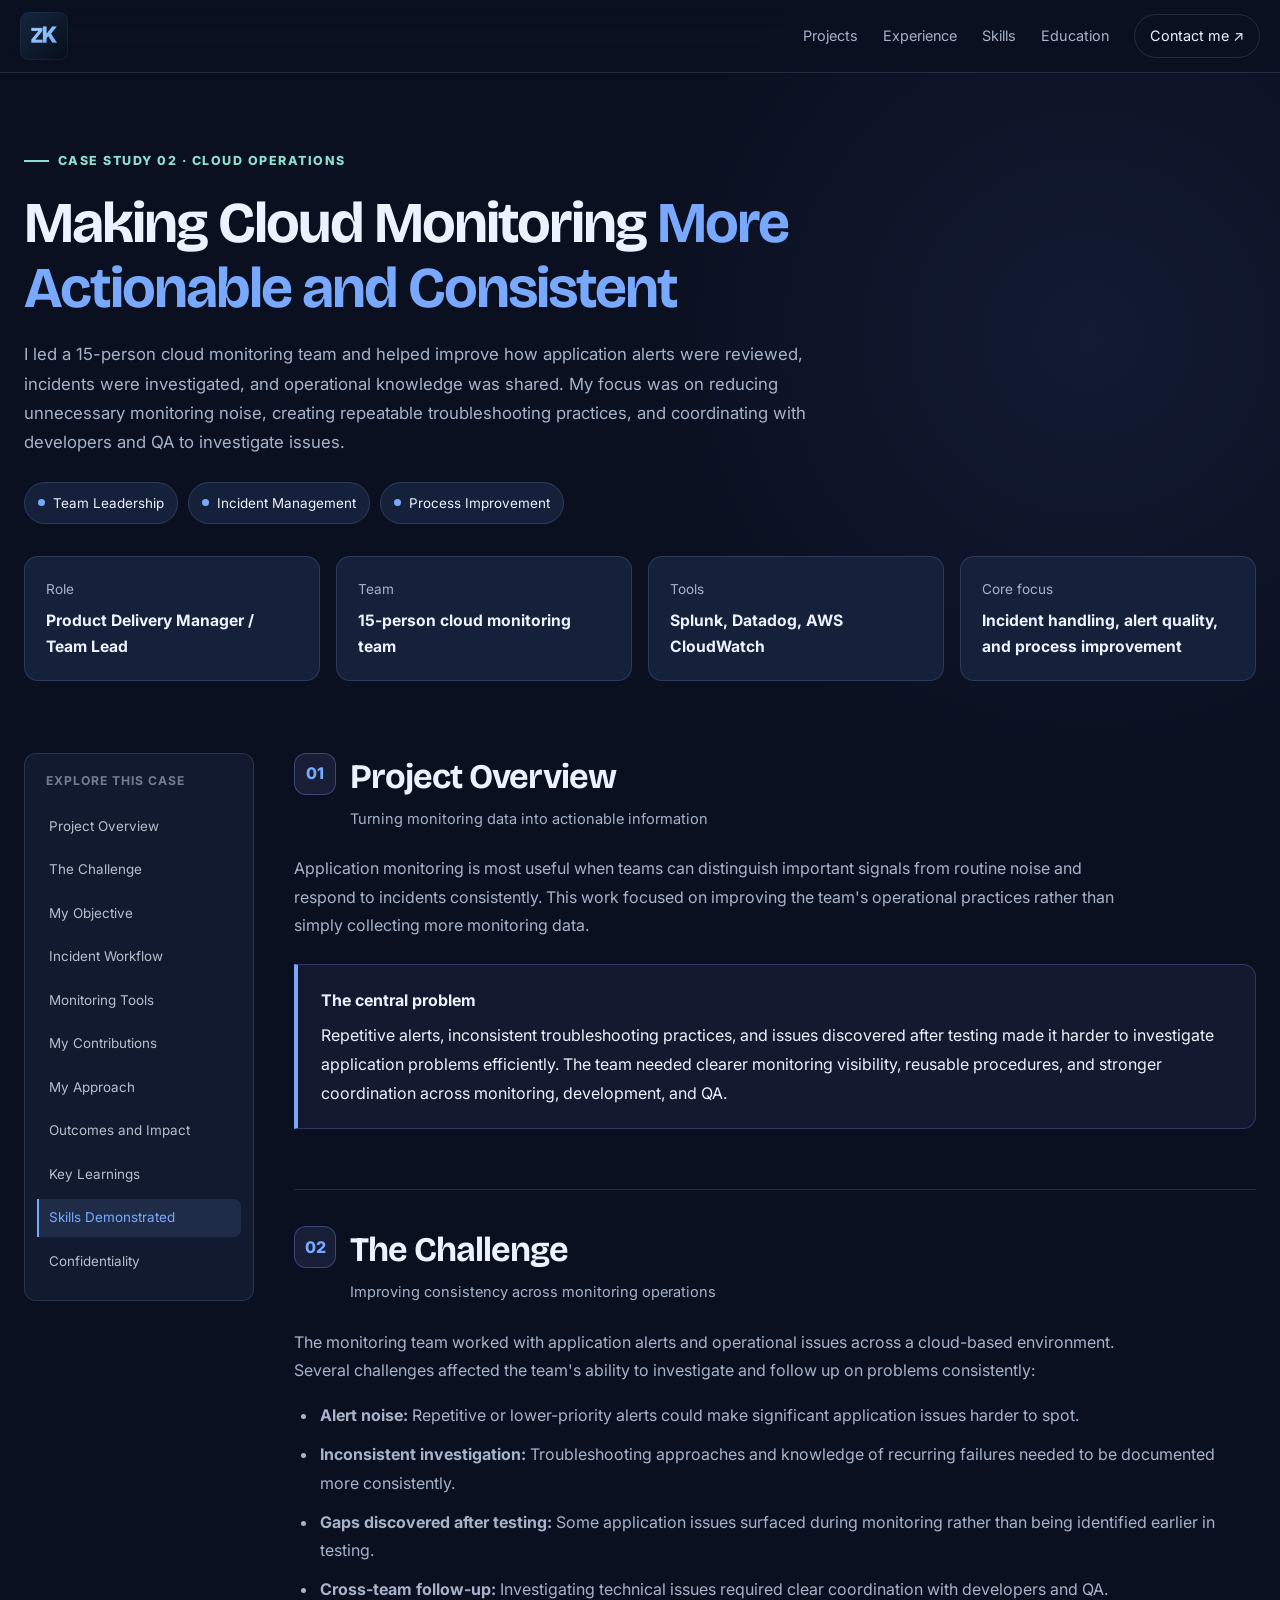
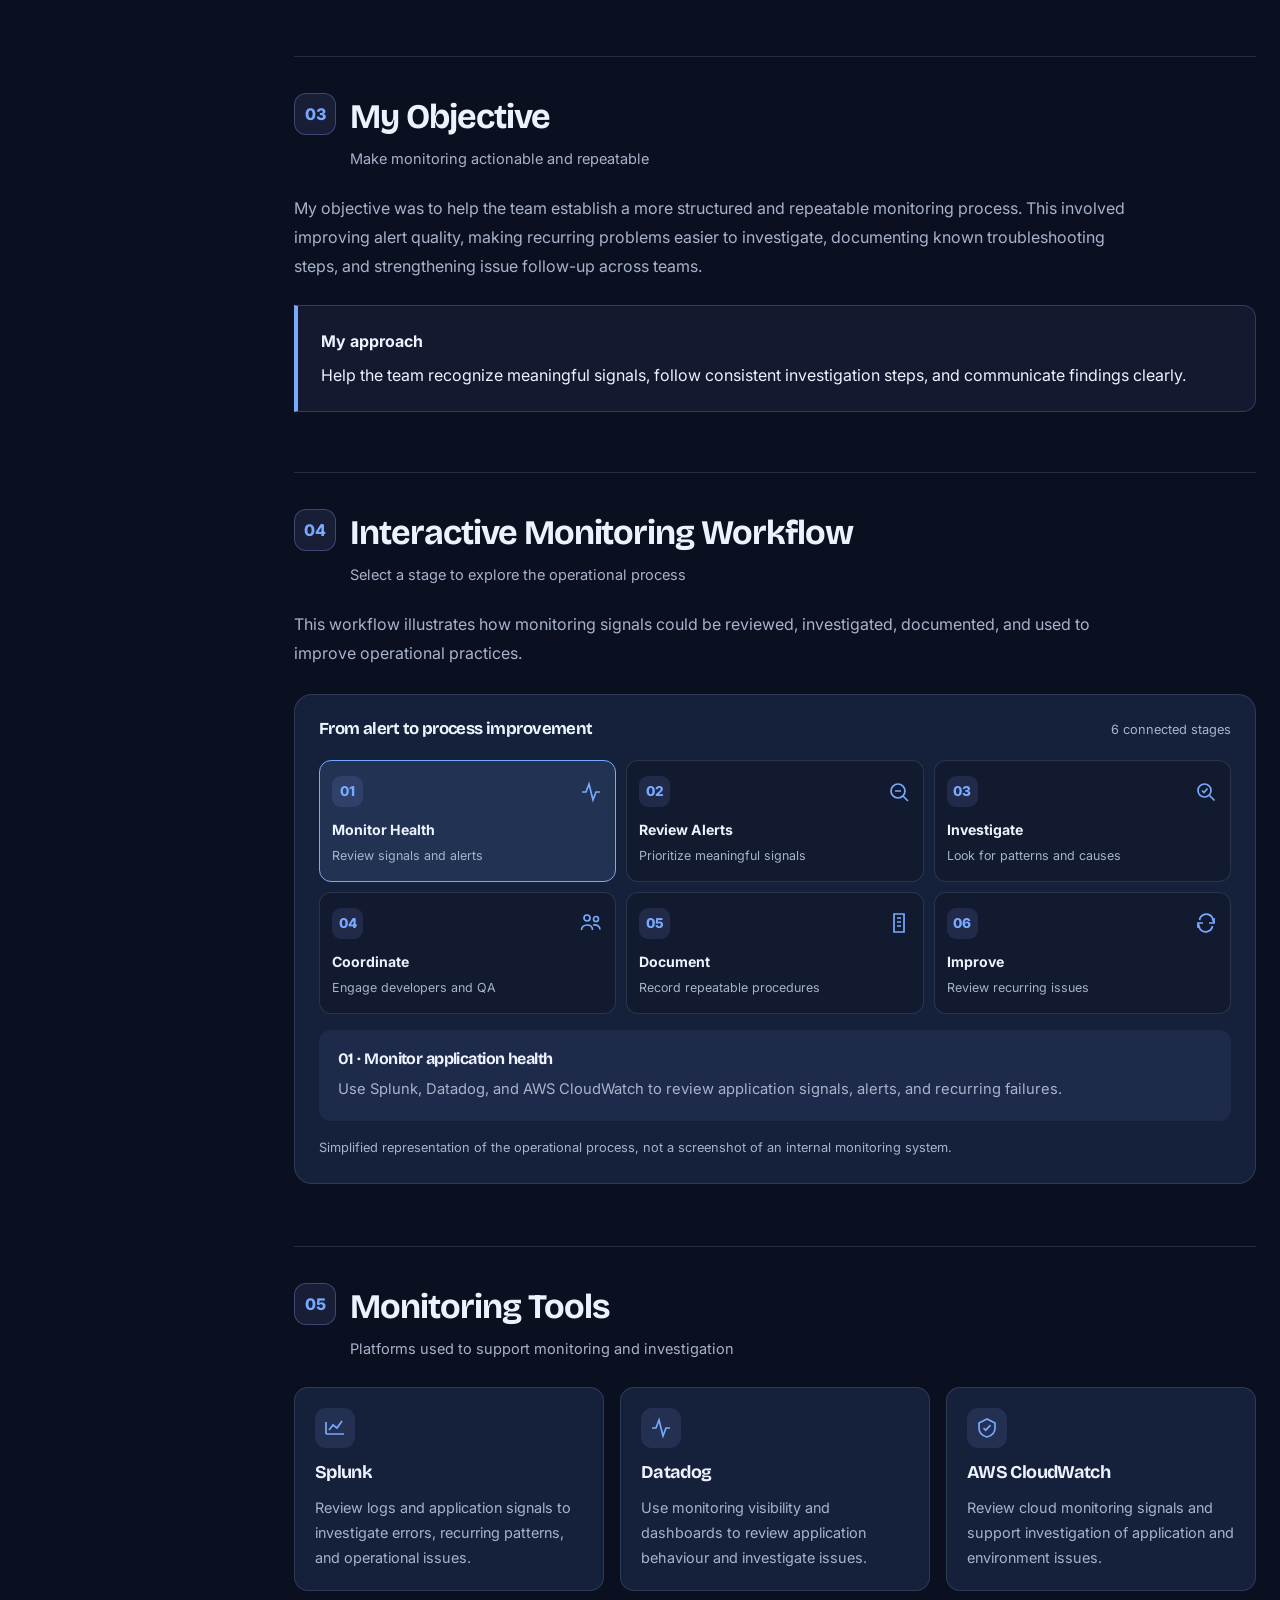
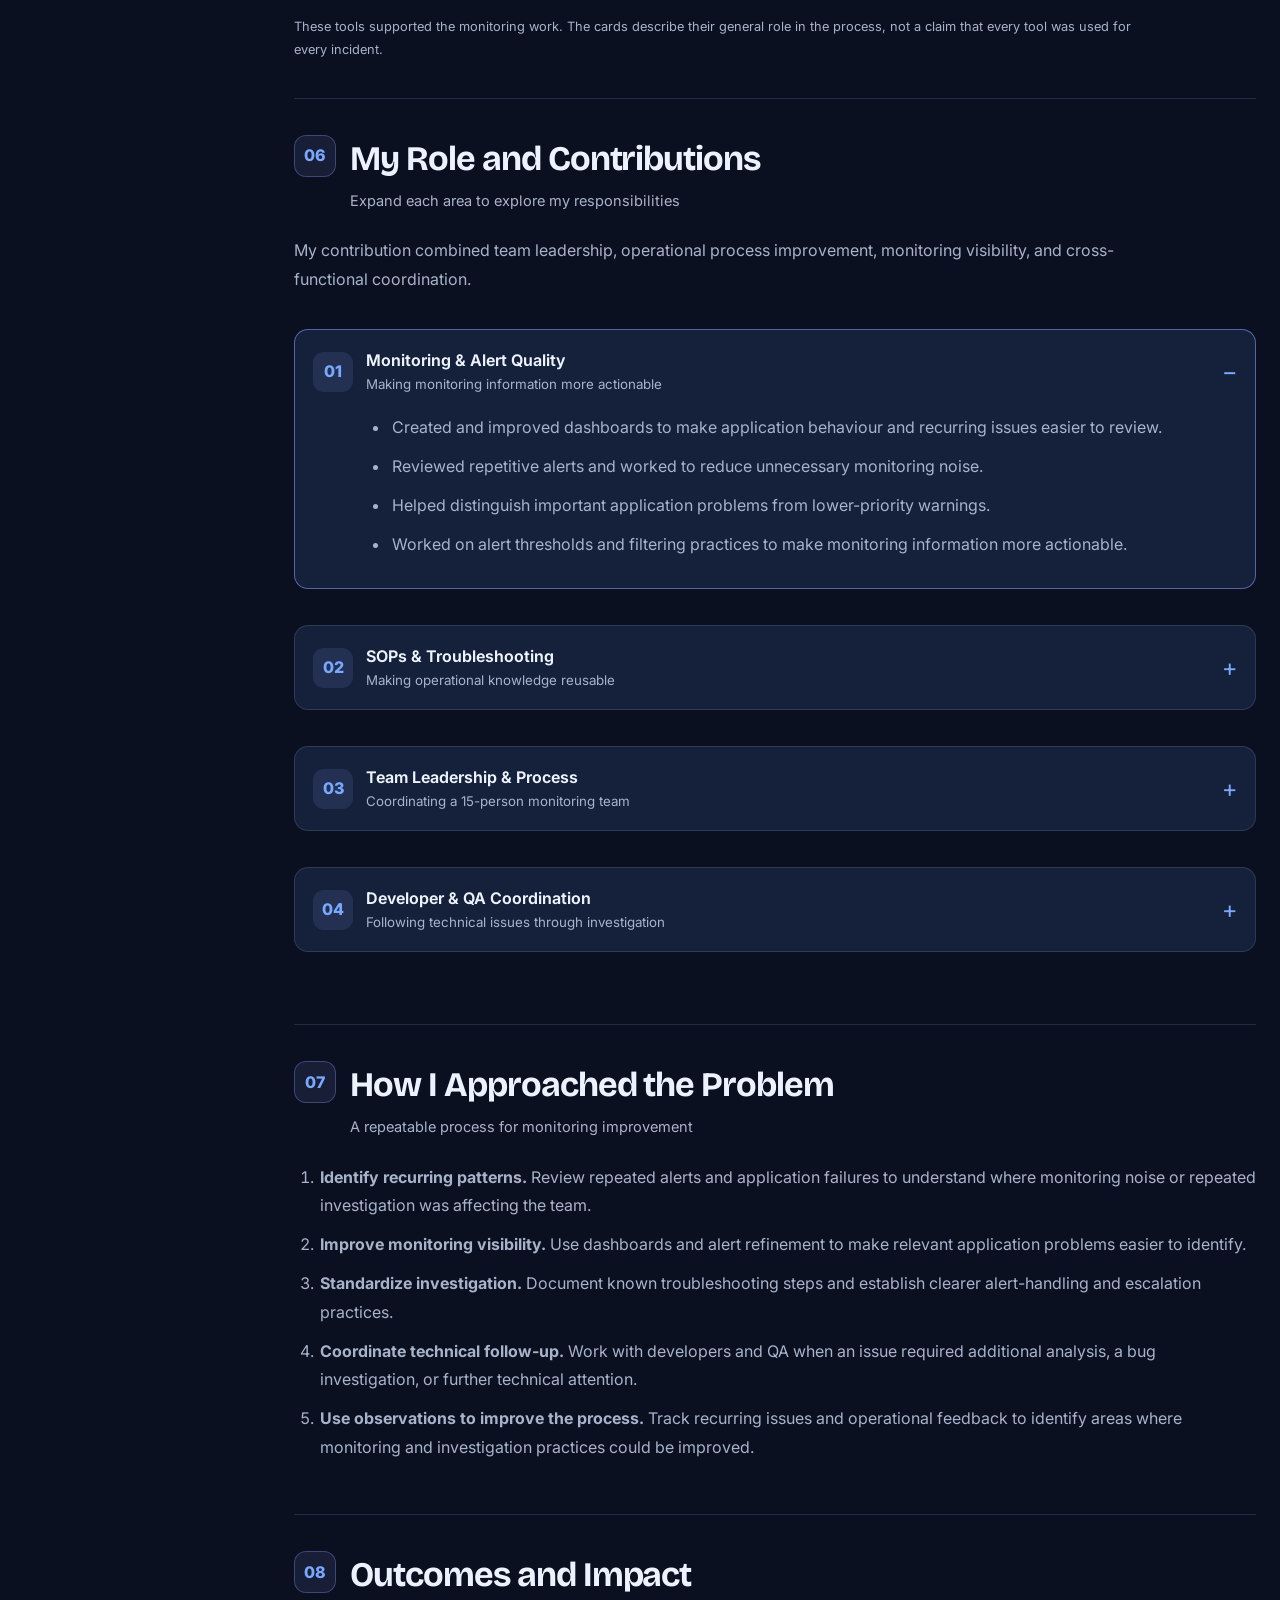
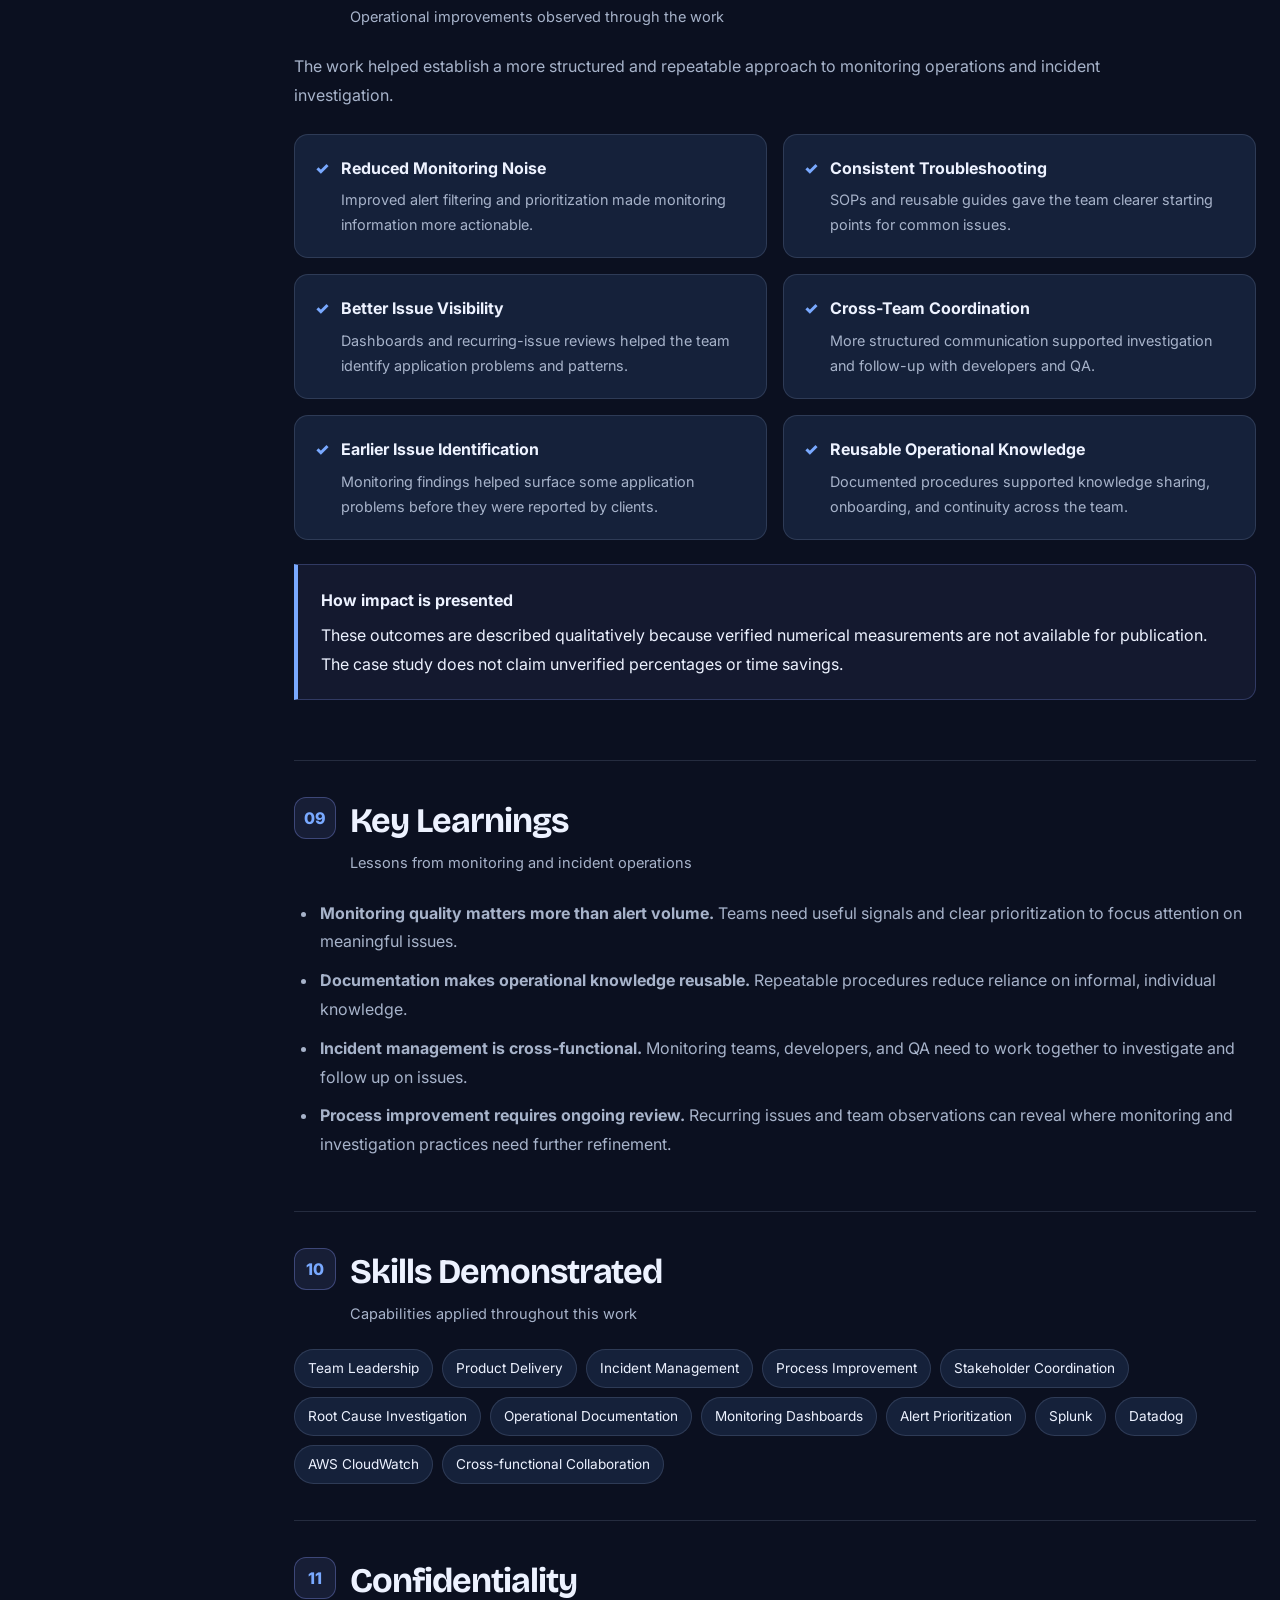
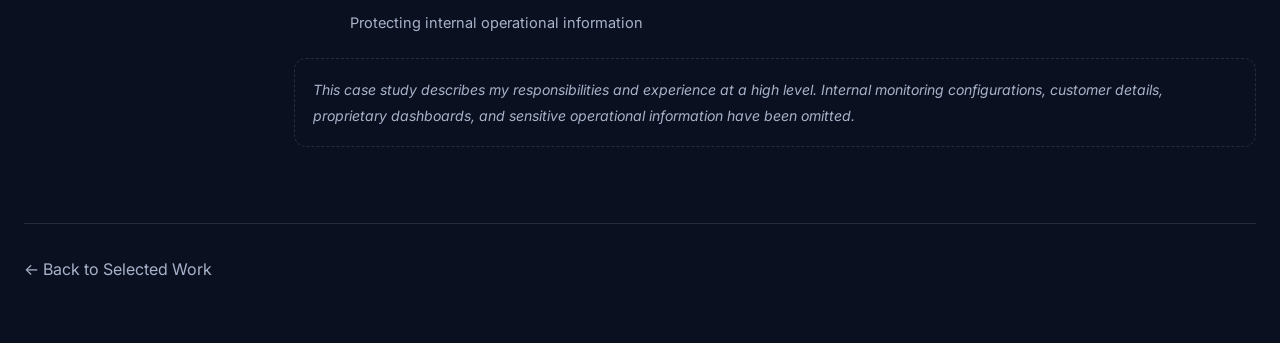
<file: monitoring-case-study.html>
<!DOCTYPE html>
<html lang="en">
<head>
    <meta charset="UTF-8">
        <script src="theme.js" ></script>

    <meta name="viewport" content="width=device-width, initial-scale=1.0">
    <meta name="description" content="Cloud monitoring and incident management case study covering alert quality, operational documentation, process improvement, and leadership of a 15-person monitoring team.">
    <meta name="theme-color" content="#10172a">
    <title>Cloud Monitoring & Incident Management | Zishan Khan</title>
    <link rel="preconnect" href="https://fonts.googleapis.com">
    <link rel="preconnect" href="https://fonts.gstatic.com" crossorigin>
    <link
    href="https://fonts.googleapis.com/css2?family=Inter:wght@400;500;600;700&family=Space+Grotesk:wght@400;500;600;700&display=swap"
    rel="stylesheet"
    >
    <link rel="stylesheet" href="styles.css">
</head>

<body>

    <div class="mon-progress-track" aria-hidden="true">
        <div class="mon-progress-bar" id="readingProgress"></div>
    </div>

        <!-- Navigation -->
    <header class="site-header">
        <div class="container nav">
            <a class="brand" href="index.html" aria-label="Go to homepage">
                <img
                    class="brand-logo logo-dark"
                    src="images/logo-dark.png"
                    alt="Zishan Khan"
                >

                <img
                    class="brand-logo logo-light"
                    src="images/logo-light.png"
                    alt=""
                    aria-hidden="true"
                >
          </a>

            <button
                class="menu-toggle"
                id="menuToggle"
                type="button"
                aria-label="Open navigation menu"
                aria-controls="navLinks"
                aria-expanded="false"
            >
                <span id="menuIcon" aria-hidden="true">☰</span>
            </button>

            <nav class="nav-links" id="navLinks" aria-label="Main navigation">
                <a href="/index.html#projects">Projects</a>
                <a href="/index.html#experience">Experience</a>
                <a href="/index.html#skills">Skills</a>
                <a href="/index.html#credentials">Education</a>
                <a class="nav-contact" href="/index.html#contact">Contact me ↗</a>
            </nav>
        </div>
    </header>

    <main class="container">

        <!-- HERO -->
        <section class="mon-hero mon-reveal">
            <p class="mon-eyebrow">Case Study 02 · Cloud Operations</p>

            <h1>
                Making Cloud Monitoring
                <span class="mon-gradient">More Actionable and Consistent</span>
            </h1>

            <p class="case-intro">
                I led a 15-person cloud monitoring team and helped improve
                how application alerts were reviewed, incidents were
                investigated, and operational knowledge was shared.
                My focus was on reducing unnecessary monitoring noise,
                creating repeatable troubleshooting practices, and
                coordinating with developers and QA to investigate issues.
            </p>

            <div class="mon-pills">
                <span class="mon-pill"><span class="mon-pill-dot"></span> Team Leadership</span>
                <span class="mon-pill"><span class="mon-pill-dot"></span> Incident Management</span>
                <span class="mon-pill"><span class="mon-pill-dot"></span> Process Improvement</span>
            </div>

            <div class="mon-meta">
                <div class="mon-meta-card">
                    <span>Role</span>
                    <strong>Product Delivery Manager / Team Lead</strong>
                </div>
                <div class="mon-meta-card">
                    <span>Team</span>
                    <strong>15-person cloud monitoring team</strong>
                </div>
                <div class="mon-meta-card">
                    <span>Tools</span>
                    <strong>Splunk, Datadog, AWS CloudWatch</strong>
                </div>
                <div class="mon-meta-card">
                    <span>Core focus</span>
                    <strong>Incident handling, alert quality, and process improvement</strong>
                </div>
            </div>
        </section>

        <!-- MOBILE CONTENTS -->
        <details class="mon-mobile-toc">
            <summary>On this page · Jump to a section</summary>
            <nav class="mon-toc" aria-label="Mobile table of contents">
                <a href="#overview">Project Overview</a>
                <a href="#challenge">The Challenge</a>
                <a href="#objective">My Objective</a>
                <a href="#workflow">Incident Workflow</a>
                <a href="#tools">Monitoring Tools</a>
                <a href="#contributions">My Contributions</a>
                <a href="#approach">My Approach</a>
                <a href="#outcomes">Outcomes and Impact</a>
                <a href="#learnings">Key Learnings</a>
                <a href="#skills">Skills Demonstrated</a>
                <a href="#confidentiality">Confidentiality</a>
            </nav>
        </details>

        <div class="mon-layout">

            <aside class="mon-sidebar">
                <p class="mon-sidebar-label">Explore this case</p>
                <nav class="mon-toc" aria-label="Case study sections">
                    <a href="#overview">Project Overview</a>
                    <a href="#challenge">The Challenge</a>
                    <a href="#objective">My Objective</a>
                    <a href="#workflow">Incident Workflow</a>
                    <a href="#tools">Monitoring Tools</a>
                    <a href="#contributions">My Contributions</a>
                    <a href="#approach">My Approach</a>
                    <a href="#outcomes">Outcomes and Impact</a>
                    <a href="#learnings">Key Learnings</a>
                    <a href="#skills">Skills Demonstrated</a>
                    <a href="#confidentiality">Confidentiality</a>
                </nav>
            </aside>

            <div class="mon-content">

                <!-- 01 OVERVIEW -->
                <section class="mon-section mon-reveal" id="overview">
                    <div class="mon-heading">
                        <span class="mon-number">01</span>
                        <div>
                            <h2>Project Overview</h2>
                            <p>Turning monitoring data into actionable information</p>
                        </div>
                    </div>

                    <p>
                        Application monitoring is most useful when teams can
                        distinguish important signals from routine noise and
                        respond to incidents consistently. This work focused
                        on improving the team's operational practices rather
                        than simply collecting more monitoring data.
                    </p>

                    <div class="mon-callout">
                        <strong>The central problem</strong>
                        Repetitive alerts, inconsistent troubleshooting practices,
                        and issues discovered after testing made it harder to
                        investigate application problems efficiently. The team
                        needed clearer monitoring visibility, reusable procedures,
                        and stronger coordination across monitoring, development,
                        and QA.
                    </div>
                </section>

                <!-- 02 CHALLENGE -->
                <section class="mon-section mon-reveal" id="challenge">
                    <div class="mon-heading">
                        <span class="mon-number">02</span>
                        <div>
                            <h2>The Challenge</h2>
                            <p>Improving consistency across monitoring operations</p>
                        </div>
                    </div>

                    <p>
                        The monitoring team worked with application alerts and
                        operational issues across a cloud-based environment.
                        Several challenges affected the team's ability to
                        investigate and follow up on problems consistently:
                    </p>

                    <ul>
                        <li><strong>Alert noise:</strong> Repetitive or lower-priority alerts could make significant application issues harder to spot.</li>
                        <li><strong>Inconsistent investigation:</strong> Troubleshooting approaches and knowledge of recurring failures needed to be documented more consistently.</li>
                        <li><strong>Gaps discovered after testing:</strong> Some application issues surfaced during monitoring rather than being identified earlier in testing.</li>
                        <li><strong>Cross-team follow-up:</strong> Investigating technical issues required clear coordination with developers and QA.</li>
                    </ul>
                </section>

                <!-- 03 OBJECTIVE -->
                <section class="mon-section mon-reveal" id="objective">
                    <div class="mon-heading">
                        <span class="mon-number">03</span>
                        <div>
                            <h2>My Objective</h2>
                            <p>Make monitoring actionable and repeatable</p>
                        </div>
                    </div>

                    <p>
                        My objective was to help the team establish a more
                        structured and repeatable monitoring process. This
                        involved improving alert quality, making recurring
                        problems easier to investigate, documenting known
                        troubleshooting steps, and strengthening issue
                        follow-up across teams.
                    </p>

                    <div class="mon-callout">
                        <strong>My approach</strong>
                        Help the team recognize meaningful signals, follow
                        consistent investigation steps, and communicate findings
                        clearly.
                    </div>
                </section>

                <!-- 04 WORKFLOW -->
                <section class="mon-section mon-reveal" id="workflow">
                    <div class="mon-heading">
                        <span class="mon-number">04</span>
                        <div>
                            <h2>Interactive Monitoring Workflow</h2>
                            <p>Select a stage to explore the operational process</p>
                        </div>
                    </div>

                    <p>
                        This workflow illustrates how monitoring signals could
                        be reviewed, investigated, documented, and used to
                        improve operational practices.
                    </p>

                    <div class="mon-workflow-box">
                        <div class="mon-workflow-top">
                            <h3>From alert to process improvement</h3>
                            <span>6 connected stages</span>
                        </div>

                        <div class="mon-workflow-grid" role="group" aria-label="Monitoring workflow stages">

                            <button type="button" class="mon-workflow-step active"
                                    data-step="0" aria-pressed="true">
                                <span class="mon-step-top">
                                    <span class="mon-step-number">01</span>
                                    <span class="mon-step-icon" aria-hidden="true">
                                        <svg viewBox="0 0 24 24" fill="none" stroke="currentColor" stroke-width="1.7">
                                            <path d="M3 12h4l3-8 4 16 3-8h4"/>
                                        </svg>
                                    </span>
                                </span>
                                <strong>Monitor Health</strong>
                                <small>Review signals and alerts</small>
                            </button>

                            <button type="button" class="mon-workflow-step"
                                    data-step="1" aria-pressed="false">
                                <span class="mon-step-top">
                                    <span class="mon-step-number">02</span>
                                    <span class="mon-step-icon" aria-hidden="true">
                                        <svg viewBox="0 0 24 24" fill="none" stroke="currentColor" stroke-width="1.7">
                                            <circle cx="11" cy="11" r="7"/>
                                            <path d="m16 16 5 5M8 11h6"/>
                                        </svg>
                                    </span>
                                </span>
                                <strong>Review Alerts</strong>
                                <small>Prioritize meaningful signals</small>
                            </button>

                            <button type="button" class="mon-workflow-step"
                                    data-step="2" aria-pressed="false">
                                <span class="mon-step-top">
                                    <span class="mon-step-number">03</span>
                                    <span class="mon-step-icon" aria-hidden="true">
                                        <svg viewBox="0 0 24 24" fill="none" stroke="currentColor" stroke-width="1.7">
                                            <circle cx="10.5" cy="10.5" r="6.5"/>
                                            <path d="m15.5 15.5 5 5M8 10.5l2 2 3.5-4"/>
                                        </svg>
                                    </span>
                                </span>
                                <strong>Investigate</strong>
                                <small>Look for patterns and causes</small>
                            </button>

                            <button type="button" class="mon-workflow-step"
                                    data-step="3" aria-pressed="false">
                                <span class="mon-step-top">
                                    <span class="mon-step-number">04</span>
                                    <span class="mon-step-icon" aria-hidden="true">
                                        <svg viewBox="0 0 24 24" fill="none" stroke="currentColor" stroke-width="1.7">
                                            <circle cx="8" cy="7" r="3"/>
                                            <circle cx="17" cy="8" r="2.5"/>
                                            <path d="M2.5 19c0-3.2 2.3-5 5.5-5s5.5 1.8 5.5 5M14 14c3.9-.8 7 1.2 7 4.5"/>
                                        </svg>
                                    </span>
                                </span>
                                <strong>Coordinate</strong>
                                <small>Engage developers and QA</small>
                            </button>

                            <button type="button" class="mon-workflow-step"
                                    data-step="4" aria-pressed="false">
                                <span class="mon-step-top">
                                    <span class="mon-step-number">05</span>
                                    <span class="mon-step-icon" aria-hidden="true">
                                        <svg viewBox="0 0 24 24" fill="none" stroke="currentColor" stroke-width="1.7">
                                            <path d="M7 3h10v18H7zM10 7h4M10 11h4M10 15h4"/>
                                        </svg>
                                    </span>
                                </span>
                                <strong>Document</strong>
                                <small>Record repeatable procedures</small>
                            </button>

                            <button type="button" class="mon-workflow-step"
                                    data-step="5" aria-pressed="false">
                                <span class="mon-step-top">
                                    <span class="mon-step-number">06</span>
                                    <span class="mon-step-icon" aria-hidden="true">
                                        <svg viewBox="0 0 24 24" fill="none" stroke="currentColor" stroke-width="1.7">
                                            <path d="M20 7v5h-5M4 17v-5h5"/>
                                            <path d="M5.5 9A7 7 0 0 1 18 6l2 6M4 12l2 6a7 7 0 0 0 12.5-3"/>
                                        </svg>
                                    </span>
                                </span>
                                <strong>Improve</strong>
                                <small>Review recurring issues</small>
                            </button>

                        </div>

                        <div class="mon-workflow-detail" aria-live="polite" aria-atomic="true">
                            <h4 id="workflowTitle">01 · Monitor application health</h4>
                            <p id="workflowDescription">
                                Use Splunk, Datadog, and AWS CloudWatch to review
                                application signals, alerts, and recurring failures.
                            </p>
                        </div>

                        <p class="mon-caption">
                            Simplified representation of the operational process,
                            not a screenshot of an internal monitoring system.
                        </p>
                    </div>
                </section>

                <!-- 05 TOOLS -->
                <section class="mon-section mon-reveal" id="tools">
                    <div class="mon-heading">
                        <span class="mon-number">05</span>
                        <div>
                            <h2>Monitoring Tools</h2>
                            <p>Platforms used to support monitoring and investigation</p>
                        </div>
                    </div>

                    <div class="mon-tool-grid">
                        <article class="mon-tool-card">
                            <span class="mon-tool-icon" aria-hidden="true">
                                <svg viewBox="0 0 24 24" fill="none" stroke="currentColor" stroke-width="1.7">
                                    <path d="M3 18V6M3 18h18"/>
                                    <path d="m6 14 4-5 4 3 5-7"/>
                                </svg>
                            </span>
                            <h3>Splunk</h3>
                            <p>Review logs and application signals to investigate errors, recurring patterns, and operational issues.</p>
                        </article>

                        <article class="mon-tool-card">
                            <span class="mon-tool-icon" aria-hidden="true">
                                <svg viewBox="0 0 24 24" fill="none" stroke="currentColor" stroke-width="1.7">
                                    <path d="M3 12h4l3-8 4 16 3-8h4"/>
                                </svg>
                            </span>
                            <h3>Datadog</h3>
                            <p>Use monitoring visibility and dashboards to review application behaviour and investigate issues.</p>
                        </article>

                        <article class="mon-tool-card">
                            <span class="mon-tool-icon" aria-hidden="true">
                                <svg viewBox="0 0 24 24" fill="none" stroke="currentColor" stroke-width="1.7">
                                    <path d="M12 3 4 7v5c0 5 3.4 7.8 8 9 4.6-1.2 8-4 8-9V7z"/>
                                    <path d="m8.5 12 2.2 2.2 4.8-5"/>
                                </svg>
                            </span>
                            <h3>AWS CloudWatch</h3>
                            <p>Review cloud monitoring signals and support investigation of application and environment issues.</p>
                        </article>
                    </div>

                    <p class="mon-caption">
                        These tools supported the monitoring work. The cards
                        describe their general role in the process, not a
                        claim that every tool was used for every incident.
                    </p>
                </section>

                <!-- 06 CONTRIBUTIONS -->
                <section class="mon-section mon-reveal" id="contributions">
                    <div class="mon-heading">
                        <span class="mon-number">06</span>
                        <div>
                            <h2>My Role and Contributions</h2>
                            <p>Expand each area to explore my responsibilities</p>
                        </div>
                    </div>

                    <p>
                        My contribution combined team leadership, operational
                        process improvement, monitoring visibility, and
                        cross-functional coordination.
                    </p>

                    <div class="mon-contributions">

                        <details class="mon-contribution" open>
                            <summary>
                                <span class="mon-contribution-icon">01</span>
                                <span class="mon-contribution-title">
                                    <strong>Monitoring & Alert Quality</strong>
                                    <small>Making monitoring information more actionable</small>
                                </span>
                            </summary>
                            <div class="mon-contribution-body">
                                <ul>
                                    <li>Created and improved dashboards to make application behaviour and recurring issues easier to review.</li>
                                    <li>Reviewed repetitive alerts and worked to reduce unnecessary monitoring noise.</li>
                                    <li>Helped distinguish important application problems from lower-priority warnings.</li>
                                    <li>Worked on alert thresholds and filtering practices to make monitoring information more actionable.</li>
                                </ul>
                            </div>
                        </details>

                        <details class="mon-contribution">
                            <summary>
                                <span class="mon-contribution-icon">02</span>
                                <span class="mon-contribution-title">
                                    <strong>SOPs & Troubleshooting</strong>
                                    <small>Making operational knowledge reusable</small>
                                </span>
                            </summary>
                            <div class="mon-contribution-body">
                                <ul>
                                    <li>Created standard operating procedures and troubleshooting guides for common failures.</li>
                                    <li>Documented repeatable investigation steps for known issues.</li>
                                    <li>Improved knowledge sharing across the team.</li>
                                    <li>Supported onboarding and knowledge transfer through reusable operational documentation.</li>
                                </ul>
                            </div>
                        </details>

                        <details class="mon-contribution">
                            <summary>
                                <span class="mon-contribution-icon">03</span>
                                <span class="mon-contribution-title">
                                    <strong>Team Leadership & Process</strong>
                                    <small>Coordinating a 15-person monitoring team</small>
                                </span>
                            </summary>
                            <div class="mon-contribution-body">
                                <ul>
                                    <li>Led and coordinated a 15-person cloud monitoring team.</li>
                                    <li>Established more consistent approaches to alert handling, investigation, and escalation.</li>
                                    <li>Helped define repeatable ways of working across monitoring operations.</li>
                                    <li>Tracked operational observations and opportunities for improvement.</li>
                                </ul>
                            </div>
                        </details>

                        <details class="mon-contribution">
                            <summary>
                                <span class="mon-contribution-icon">04</span>
                                <span class="mon-contribution-title">
                                    <strong>Developer & QA Coordination</strong>
                                    <small>Following technical issues through investigation</small>
                                </span>
                            </summary>
                            <div class="mon-contribution-body">
                                <ul>
                                    <li>Coordinated with developers to investigate application errors and recurring failures.</li>
                                    <li>Worked with QA on issues that required additional technical investigation.</li>
                                    <li>Helped bring monitoring findings to the attention of the appropriate teams.</li>
                                    <li>Followed up on bugs and supported clearer communication between teams.</li>
                                </ul>
                            </div>
                        </details>

                    </div>
                </section>

                <!-- 07 APPROACH -->
                <section class="mon-section mon-reveal" id="approach">
                    <div class="mon-heading">
                        <span class="mon-number">07</span>
                        <div>
                            <h2>How I Approached the Problem</h2>
                            <p>A repeatable process for monitoring improvement</p>
                        </div>
                    </div>

                    <ol>
                        <li>
                            <strong>Identify recurring patterns.</strong>
                            Review repeated alerts and application failures to
                            understand where monitoring noise or repeated
                            investigation was affecting the team.
                        </li>
                        <li>
                            <strong>Improve monitoring visibility.</strong>
                            Use dashboards and alert refinement to make relevant
                            application problems easier to identify.
                        </li>
                        <li>
                            <strong>Standardize investigation.</strong>
                            Document known troubleshooting steps and establish
                            clearer alert-handling and escalation practices.
                        </li>
                        <li>
                            <strong>Coordinate technical follow-up.</strong>
                            Work with developers and QA when an issue required
                            additional analysis, a bug investigation, or further
                            technical attention.
                        </li>
                        <li>
                            <strong>Use observations to improve the process.</strong>
                            Track recurring issues and operational feedback to
                            identify areas where monitoring and investigation
                            practices could be improved.
                        </li>
                    </ol>
                </section>

                <!-- 08 OUTCOMES -->
                <section class="mon-section mon-reveal" id="outcomes">
                    <div class="mon-heading">
                        <span class="mon-number">08</span>
                        <div>
                            <h2>Outcomes and Impact</h2>
                            <p>Operational improvements observed through the work</p>
                        </div>
                    </div>

                    <p>
                        The work helped establish a more structured and
                        repeatable approach to monitoring operations and
                        incident investigation.
                    </p>

                    <div class="mon-outcome-grid">
                        <article class="mon-outcome-card">
                            <span class="mon-outcome-mark">✓</span>
                            <div>
                                <strong>Reduced Monitoring Noise</strong>
                                <p>Improved alert filtering and prioritization made monitoring information more actionable.</p>
                            </div>
                        </article>

                        <article class="mon-outcome-card">
                            <span class="mon-outcome-mark">✓</span>
                            <div>
                                <strong>Consistent Troubleshooting</strong>
                                <p>SOPs and reusable guides gave the team clearer starting points for common issues.</p>
                            </div>
                        </article>

                        <article class="mon-outcome-card">
                            <span class="mon-outcome-mark">✓</span>
                            <div>
                                <strong>Better Issue Visibility</strong>
                                <p>Dashboards and recurring-issue reviews helped the team identify application problems and patterns.</p>
                            </div>
                        </article>

                        <article class="mon-outcome-card">
                            <span class="mon-outcome-mark">✓</span>
                            <div>
                                <strong>Cross-Team Coordination</strong>
                                <p>More structured communication supported investigation and follow-up with developers and QA.</p>
                            </div>
                        </article>

                        <article class="mon-outcome-card">
                            <span class="mon-outcome-mark">✓</span>
                            <div>
                                <strong>Earlier Issue Identification</strong>
                                <p>Monitoring findings helped surface some application problems before they were reported by clients.</p>
                            </div>
                        </article>

                        <article class="mon-outcome-card">
                            <span class="mon-outcome-mark">✓</span>
                            <div>
                                <strong>Reusable Operational Knowledge</strong>
                                <p>Documented procedures supported knowledge sharing, onboarding, and continuity across the team.</p>
                            </div>
                        </article>
                    </div>

                    <div class="mon-callout">
                        <strong>How impact is presented</strong>
                        These outcomes are described qualitatively because
                        verified numerical measurements are not available
                        for publication. The case study does not claim
                        unverified percentages or time savings.
                    </div>
                </section>

                <!-- 09 LEARNINGS -->
                <section class="mon-section mon-reveal" id="learnings">
                    <div class="mon-heading">
                        <span class="mon-number">09</span>
                        <div>
                            <h2>Key Learnings</h2>
                            <p>Lessons from monitoring and incident operations</p>
                        </div>
                    </div>

                    <ul>
                        <li>
                            <strong>Monitoring quality matters more than alert volume.</strong>
                            Teams need useful signals and clear prioritization
                            to focus attention on meaningful issues.
                        </li>
                        <li>
                            <strong>Documentation makes operational knowledge reusable.</strong>
                            Repeatable procedures reduce reliance on informal,
                            individual knowledge.
                        </li>
                        <li>
                            <strong>Incident management is cross-functional.</strong>
                            Monitoring teams, developers, and QA need to work
                            together to investigate and follow up on issues.
                        </li>
                        <li>
                            <strong>Process improvement requires ongoing review.</strong>
                            Recurring issues and team observations can reveal
                            where monitoring and investigation practices need
                            further refinement.
                        </li>
                    </ul>
                </section>

                <!-- 10 SKILLS -->
                <section class="mon-section mon-reveal" id="skills">
                    <div class="mon-heading">
                        <span class="mon-number">10</span>
                        <div>
                            <h2>Skills Demonstrated</h2>
                            <p>Capabilities applied throughout this work</p>
                        </div>
                    </div>

                    <div class="mon-skills">
                        <span class="mon-skill">Team Leadership</span>
                        <span class="mon-skill">Product Delivery</span>
                        <span class="mon-skill">Incident Management</span>
                        <span class="mon-skill">Process Improvement</span>
                        <span class="mon-skill">Stakeholder Coordination</span>
                        <span class="mon-skill">Root Cause Investigation</span>
                        <span class="mon-skill">Operational Documentation</span>
                        <span class="mon-skill">Monitoring Dashboards</span>
                        <span class="mon-skill">Alert Prioritization</span>
                        <span class="mon-skill">Splunk</span>
                        <span class="mon-skill">Datadog</span>
                        <span class="mon-skill">AWS CloudWatch</span>
                        <span class="mon-skill">Cross-functional Collaboration</span>
                    </div>
                </section>

                <!-- 11 CONFIDENTIALITY -->
                <section class="mon-section mon-reveal" id="confidentiality">
                    <div class="mon-heading">
                        <span class="mon-number">11</span>
                        <div>
                            <h2>Confidentiality</h2>
                            <p>Protecting internal operational information</p>
                        </div>
                    </div>

                    <div class="mon-note">
                        <em>
                            This case study describes my responsibilities
                            and experience at a high level. Internal
                            monitoring configurations, customer details,
                            proprietary dashboards, and sensitive operational
                            information have been omitted.
                        </em>
                    </div>
                </section>

            </div>
        </div>

        <footer class="mon-footer">
            <a href="index.html#work">← Back to Selected Work</a>
        </footer>

    </main>

    <button class="mon-top-button" id="backToTop"
            type="button" aria-label="Back to top" title="Back to top">
        ↑
    </button>

    <script src="case-study-common.js"></script>

</body>
</html>
</file>
<file: styles.css>
/* =========================================================
   ZISHAN KHAN — PORTFOLIO DESIGN SYSTEM
   Global colors, typography, spacing and components
   ========================================================= */

/* 01. DESIGN TOKENS */
@import url("https://fonts.googleapis.com/css2?family=Bricolage+Grotesque:opsz,wght@12..96,400;12..96,500;12..96,600;12..96,700;12..96,800&family=Inter:wght@400;500;600;700&display=swap");
:root {
    color-scheme: dark;

    /* Backgrounds */
    --bg: #0b1020;
    --surface: #111a2e;
    --surface-2: #15213a;

    /* Text */
    --text: #edf2ff;
    --muted: #a7b3ca;

    /* Accent colors */
    --accent: #79a9ff;
    --accent-2: #8de0d0;
    --case-accent: #8b9cff;
    --case-accent-soft: rgba(139, 156, 255, 0.12);
    --case-accent-soft-strong: rgba(139, 156, 255, 0.13);
    --case-accent-strong: #6679ed;
    --case-border: rgba(128, 128, 128, 0.24);
    --case-border-soft: rgba(128, 128, 128, 0.23);
    --case-border-strong: rgba(128, 128, 128, 0.25);
    --case-surface: rgba(128, 128, 128, 0.045);
    --case-surface-raised: rgba(128, 128, 128, 0.055);
    --case-muted-feature: #8b91a5;
    --case-muted-quiet: #858da0;
    --case-radius-idm: 14px;
    --case-radius-monitor: 16px;
    --case-transition: 0.25s ease;

    /* Borders and effects */
    --border: rgba(171, 193, 230, 0.16);
    --border-strong: rgba(121, 169, 255, 0.45);

    /* Layout */
    --content-width: 1500px;
    --page-gutter: 20px;

    /* Consistent spacing */
    --space-1: 6px;
    --space-2: 10px;
    --space-3: 16px;
    --space-4: 24px;
    --space-5: 36px;
    --space-6: 56px;
    --space-7: 76px;

    /* Components */
    --radius-sm: 8px;
    --radius-md: 12px;
    --radius-lg: 18px;
    --radius-xl: 24px;

    /* Motion */
    --transition: 0.2s ease;
}


/* 02. RESET AND BASE */
*,
*::before,
*::after {
    box-sizing: border-box;
}

html {
    scroll-behavior: smooth;
    scroll-padding-top: 105px;
}

body {
    margin: 0;
    overflow-x: hidden;
    background:
        radial-gradient(
            circle at 85% 5%,
            rgba(70, 105, 190, 0.12),
            transparent 28rem
        ),
        var(--bg);

    color: var(--text);
    font-family: "Inter", Arial, Helvetica, sans-serif;
    font-size: 16px;
    line-height: 1.65;
    -webkit-font-smoothing: antialiased;
    text-rendering: optimizeLegibility;
}

img,
svg,
video {
    display: block;
    max-width: 100%;
}

button,
input,
textarea,
select {
    font: inherit;
}

button,
a {
    -webkit-tap-highlight-color: transparent;
}

a {
    color: inherit;
    text-decoration: none;
}

a:focus-visible,
button:focus-visible,
input:focus-visible,
textarea:focus-visible,
select:focus-visible {
    outline: 2px solid var(--accent);
    outline-offset: 4px;
}

button {
    color: inherit;
}

p {
    margin-top: 0;
    color: var(--muted);
}

h1,
h2,
h3,
h4,
h5,
h6 {
    margin-top: 0;
    color: var(--text);
    font-family: "Bricolage Grotesque", "Inter", sans-serif;
    line-height: 1.2;
    letter-spacing: -0.035em;
}

h1 {
    font-size: clamp(2.6rem, 6vw, 4.8rem);
}

h2 {
    font-size: clamp(1.85rem, 3.5vw, 2.65rem);
}

h3 {
    font-size: 1.15rem;
}

::selection {
    background: rgba(121, 169, 255, 0.35);
    color: var(--text);
}


/* 03. SHARED LAYOUT */

.container {
    width: min(
        var(--content-width),
        calc(100% - var(--page-gutter) * 2)
    );
    margin-inline: auto;
}

.section {
    padding: var(--space-7) 0;
}

section {
    scroll-margin-top: 85px;
}

.section-heading {
    max-width: 660px;
    margin-bottom: 30px;
}

.section-heading h2 {
    margin-bottom: 12px;
}

.section-intro,
.section-description {
    max-width: 700px;
    margin-bottom: 0;
    color: var(--muted);
}

.eyebrow {
    display: inline-block;
    margin-bottom: 10px;
    color: var(--accent-2);
    font-size: 0.77rem;
    font-weight: 800;
    letter-spacing: 0.14em;
    text-transform: uppercase;
}

.highlight {
    color: var(--accent);
}

.text-muted {
    color: var(--muted);
}


/* 04. NAVIGATION */

.site-header {
    position: sticky;
    top: 0;
    z-index: 100;
    border-bottom: 1px solid var(--border);
    background: rgba(11, 16, 32, 0.92);
    backdrop-filter: blur(16px);
    -webkit-backdrop-filter: blur(16px);
}

.nav {
    position: relative;
    display: flex;
    min-height: 72px;
    align-items: center;
    justify-content: space-between;
    gap: 24px;
}

.nav-content {
    display: flex;
    align-items: center;
    justify-content: space-between;
    gap: 24px;
}

.brand,
.logo {
    display: inline-flex;
    align-items: center;
    flex-shrink: 0;
    font-family: "Bricolage Grotesque", "Inter", sans-serif;
    font-weight: 800;
    letter-spacing: -0.04em;
}

.brand img,
.logo img {
    display: block;
    width: 48px;
    height: 48px;
    object-fit: contain;
    transition: transform var(--transition);
}

.brand:hover img,
.logo:hover img {
    transform: scale(1.06);
}

.brand span,
.logo span {
    color: var(--accent);
}

.nav-links {
    display: flex;
    align-items: center;
    gap: 25px;
}

.nav-links a {
    color: var(--muted);
    font-size: 0.9rem;
    transition: color var(--transition);
}

.nav-links a:hover,
.nav-links a.active {
    color: var(--text);
}

.nav-links .nav-contact {
    padding: 9px 15px;
    border: 1px solid var(--border);
    border-radius: 999px;
    color: var(--text);
}

.nav-links .nav-contact:hover {
    border-color: var(--accent);
}

.menu-toggle {
    display: none;
    width: 44px;
    height: 44px;
    align-items: center;
    justify-content: center;
    border: 1px solid var(--border);
    border-radius: var(--radius-md);
    background: var(--surface);
    color: var(--text);
    cursor: pointer;
}


/* 05. BUTTONS */

.button,
.buttons .button,
.home-btn {
    display: inline-flex;
    min-height: 46px;
    align-items: center;
    justify-content: center;
    gap: 8px;
    padding: 11px 18px;
    border: 1px solid var(--border);
    border-radius: var(--radius-sm);
    background: var(--surface);
    color: var(--text);
    font-size: 0.91rem;
    font-weight: 700;
    line-height: 1.4;
    text-align: center;
    cursor: pointer;
    transition:
        transform var(--transition),
        background var(--transition),
        border-color var(--transition),
        color var(--transition);
}

.button:hover,
.buttons .button:hover,
.home-btn:hover {
    transform: translateY(-2px);
    border-color: var(--accent);
}

.button-primary,
.buttons .button-primary,
.home-btn.primary {
    border-color: var(--accent);
    background: var(--accent);
    color: #091226;
}

.button-primary:hover,
.buttons .button-primary:hover,
.home-btn.primary:hover {
    border-color: #9bbfff;
    background: #9bbfff;
    color: #091226;
}

.button-secondary {
    background: var(--surface);
    color: var(--text);
}

.button-row,
.buttons {
    display: flex;
    flex-wrap: wrap;
    gap: 12px;
    margin-top: 28px;
}


/* 06. HOMEPAGE HERO */

.hero {
    padding: 88px 0 68px;
}

.hero-grid {
    display: grid;
    grid-template-columns: minmax(0, 1.55fr) minmax(260px, 0.75fr);
    align-items: center;
    gap: 56px;
}

.availability {
    display: inline-flex;
    align-items: center;
    gap: 9px;
    margin-bottom: 24px;
    padding: 7px 12px;
    border: 1px solid var(--border);
    border-radius: 999px;
    background: rgba(17, 26, 46, 0.7);
    color: var(--muted);
    font-size: 0.82rem;
}

.availability-dot {
    width: 8px;
    height: 8px;
    flex: 0 0 8px;
    border-radius: 50%;
    background: var(--accent-2);
}

.hero h1 {
    max-width: 760px;
    margin-bottom: 22px;
    letter-spacing: -0.045em;
}

.hero h1 span {
    color: var(--accent);
}

.hero-copy,
.intro {
    max-width: 700px;
    margin-bottom: 0;
    color: var(--muted);
    font-size: 1.06rem;
    line-height: 1.85;
}

.profile-card {
    position: relative;
    overflow: hidden;
    padding: 27px;
    border: 1px solid var(--border);
    border-radius: var(--radius-xl);
    background:
        linear-gradient(
            145deg,
            rgba(121, 169, 255, 0.10),
            transparent 55%
        ),
        var(--surface);
}

.profile-card::after {
    position: absolute;
    top: -60px;
    right: -60px;
    width: 160px;
    height: 160px;
    border: 1px solid rgba(121, 169, 255, 0.18);
    border-radius: 50%;
    content: "";
    pointer-events: none;
}

.profile-initials {
    display: grid;
    width: 68px;
    height: 68px;
    margin-bottom: 23px;
    place-items: center;
    border: 1px solid rgba(121, 169, 255, 0.35);
    border-radius: 20px;
    background: rgba(121, 169, 255, 0.12);
    color: var(--accent);
    font-size: 1.7rem;
    font-weight: 800;
}

.profile-card h2 {
    margin-bottom: 7px;
    font-size: 1.45rem;
}

.profile-card > p {
    margin-bottom: 23px;
    font-size: 0.91rem;
}

.profile-detail {
    padding: 15px 0;
    border-top: 1px solid var(--border);
}

.profile-detail strong {
    display: block;
    margin-bottom: 3px;
    font-size: 0.92rem;
}

.profile-detail span {
    color: var(--muted);
    font-size: 0.85rem;
}


/* 07. STRENGTHS STRIP */

.value-strip {
    display: grid;
    grid-template-columns: repeat(3, minmax(0, 1fr));
    border: 1px solid var(--border);
    border-radius: var(--radius-lg);
    background: rgba(17, 26, 46, 0.68);
}

.value-item {
    padding: 23px;
}

.value-item + .value-item {
    border-left: 1px solid var(--border);
}

.value-item strong {
    display: block;
    margin-bottom: 5px;
    font-size: 0.98rem;
}

.value-item span {
    display: block;
    color: var(--muted);
    font-size: 0.85rem;
}


/* 08. PROJECTS AND CASE STUDY CARDS */

.projects-section {
    padding-top: 88px;
}

.project-grid,
.cards {
    display: grid;
    grid-template-columns: repeat(3, minmax(0, 1fr));
    gap: 18px;
    margin-top: 30px;
}

.project-card,
.card {
    min-width: 0;
    padding: 24px;
    border: 1px solid var(--border);
    border-radius: var(--radius-lg);
    background: var(--surface);
    transition:
        transform var(--transition),
        border-color var(--transition),
        background var(--transition);
}

.project-card {
    display: flex;
    flex-direction: column;
}

.project-card:hover,
.card:hover {
    transform: translateY(-3px);
    border-color: var(--border-strong);
    background: var(--surface-2);
}

.project-number {
    display: inline-flex;
    width: fit-content;
    margin-bottom: 20px;
    padding: 5px 9px;
    border: 1px solid var(--border);
    border-radius: var(--radius-sm);
    color: var(--accent-2);
    font-size: 0.77rem;
    font-weight: 800;
}

.project-card h3,
.card h3 {
    margin-bottom: 11px;
}

.project-card p,
.card p {
    color: var(--muted);
    font-size: 0.9rem;
    line-height: 1.75;
}

.project-tags,
.skill-tags {
    display: flex;
    flex-wrap: wrap;
    gap: 7px;
}

.project-tags {
    margin-top: auto;
    margin-bottom: 21px;
}

.tag {
    padding: 4px 8px;
    border-radius: 6px;
    background: rgba(121, 169, 255, 0.09);
    color: #bfd4ff;
    font-size: 0.73rem;
}

.project-link {
    display: inline-flex;
    align-items: center;
    gap: 7px;
    width: fit-content;
    color: var(--accent);
    font-size: 0.88rem;
    font-weight: 750;
}

.project-link:hover {
    color: var(--accent-2);
}


/* =========================================================
   09. CASE STUDY PAGES — UNIFIED SYSTEM
   One set of tokens drives width, spacing, type scale and
   components on every case-study page.
   Prefixes: aws- etl- fd- idm- iot- mon-
   ========================================================= */

:root {
    --case-width: 1240px;        /* content width on every case page */
    --case-gutter: 24px;         /* side margin on every case page */
    --case-sidebar: 230px;       /* sticky table-of-contents column */
    --case-layout-gap: 40px;     /* gap between sidebar and content */
    --case-sticky-top: 95px;     /* sticky sidebar offset (clears header) */
    --case-card-radius: 14px;
    --case-pad-card: 20px;
}

/* ---------------------------------------------------------
   Page width
   Any page that contains a case-study block gets the same
   width. (Optional: add class="case-page" to <body> to be
   explicit instead of relying on :has().)
   --------------------------------------------------------- */
body.case-page,
body:has(
    .case-hero, .fd-hero, .fd-container,
    .aws-layout, .etl-layout, .idm-layout,
    .iot-hero, .iot-layout, .mon-hero, .mon-layout
) {
    --content-width: var(--case-width);
    --page-gutter: var(--case-gutter);
}

/* Site header / footer keep the site-wide width */
.site-header,
.site-footer {
    --content-width: 1500px;
    --page-gutter: 20px;
}

/* Wrappers that size themselves (when not inside .container) */
.fd-container {
    width: min(var(--case-width), calc(100% - var(--case-gutter) * 2));
    margin-inline: auto;
}

/* Legacy hook: some pages use class="container case-content".
   .container already supplies the width, so add no extra spacing. */
.case-content {
    padding: 0;
}


/* ---------------------------------------------------------
   Hero
   --------------------------------------------------------- */
.case-hero,
.fd-hero,
.iot-hero,
.mon-hero {
    padding: 70px 0 40px;
}

.case-label,
.fd-label,
.iot-eyebrow,
.mon-eyebrow {
    display: inline-flex;
    align-items: center;
    gap: 9px;
    margin: 0;
    color: var(--case-accent);
    font-size: 0.8rem;
    font-weight: 800;
    letter-spacing: 1.5px;
    text-transform: uppercase;
}

.case-label::before,
.fd-label::before,
.iot-eyebrow::before,
.mon-eyebrow::before {
    content: "";
    width: 25px;
    height: 2px;
    background: currentColor;
}

.case-hero h1,
.fd-hero h1,
.iot-hero h1,
.mon-hero h1 {
    max-width: 900px;
    margin: 20px 0;
    font-size: clamp(2.2rem, 5vw, 3.75rem);
    line-height: 1.1;
    letter-spacing: -0.03em;
}

.iot-gradient-text,
.mon-gradient {
    color: var(--case-accent);
}

.case-intro {
    max-width: 790px;
    font-size: 1.05rem;
    line-height: 1.9;
    opacity: 0.86;
}

.iot-hero-pills,
.mon-pills,
.metadata-row {
    display: flex;
    flex-wrap: wrap;
    gap: 10px;
    margin-top: 24px;
}

.iot-pill,
.mon-pill {
    display: inline-flex;
    align-items: center;
    gap: 8px;
    padding: 9px 13px;
    border: 1px solid var(--case-border);
    border-radius: 999px;
    background: var(--case-surface-raised);
    font-size: 0.84rem;
}

.iot-pill-dot,
.mon-pill-dot {
    width: 7px;
    height: 7px;
    border-radius: 50%;
    background: var(--case-accent);
}

.case-meta span,
.metadata-row span {
    padding: 7px 11px;
    border: 1px solid var(--border);
    border-radius: var(--radius-sm);
    color: var(--muted);
    font-size: 0.83rem;
}

/* Hero action buttons */
.aws-hero-actions,
.etl-hero-actions,
.idm-hero-actions {
    display: flex;
    flex-wrap: wrap;
    gap: 12px;
    margin: 24px 0;
}

.aws-action,
.etl-action,
.idm-action {
    display: inline-flex;
    align-items: center;
    justify-content: center;
    gap: 8px;
    min-height: 43px;
    padding: 10px 16px;
    border: 1px solid var(--case-border);
    border-radius: 9px;
    background: var(--case-surface);
    transition: transform var(--case-transition),
                border-color var(--case-transition),
                background var(--case-transition);
}

.aws-action:hover,
.etl-action:hover,
.idm-action:hover {
    transform: translateY(-2px);
    border-color: var(--case-accent);
    background: var(--case-accent-soft);
}

.aws-action-primary,
.etl-action-primary,
.idm-action-primary {
    border-color: var(--case-accent);
    background: var(--case-accent-soft);
}


/* ---------------------------------------------------------
   Meta cards (4-up summary under the hero)
   --------------------------------------------------------- */
.case-meta,
.fd-meta,
.iot-meta-grid,
.mon-meta {
    display: grid;
    grid-template-columns: repeat(4, minmax(0, 1fr));
    gap: 16px;
    margin: 32px 0;
}

.meta-card,
.fd-meta-card,
.iot-meta-card,
.mon-meta-card {
    padding: 21px;
    border: 1px solid var(--case-border);
    border-radius: var(--case-card-radius);
    background: var(--case-surface-raised);
    transition: transform var(--case-transition),
                border-color var(--case-transition);
}

.meta-card p,
.fd-meta-card p,
.iot-meta-card span,
.mon-meta-card span {
    display: block;
    margin: 0 0 8px;
    color: var(--case-muted-quiet);
    font-size: 0.85rem;
}

.meta-card strong,
.fd-meta-card strong,
.iot-meta-card strong,
.mon-meta-card strong {
    display: block;
    font-size: 0.98rem;
    line-height: 1.6;
}

.fd-hero-link {
    display: inline-flex;
    margin-top: 5px;
}


/* ---------------------------------------------------------
   Layout: sticky sidebar + content
   --------------------------------------------------------- */
.aws-layout,
.etl-layout,
.idm-layout,
.fd-layout,
.iot-layout,
.mon-layout {
    display: grid;
    grid-template-columns: var(--case-sidebar) minmax(0, 1fr);
    align-items: start;
    gap: var(--case-layout-gap);
    padding-bottom: 40px;
}

.aws-content,
.etl-main,
.fd-article,
.idm-content,
.iot-content,
.mon-content,
.iot-responsibility-title,
.mon-contribution-title {
    min-width: 0;
}

.aws-toc,
.etl-toc,
.idm-toc,
.fd-toc,
.iot-sidebar,
.mon-sidebar {
    position: sticky;
    top: var(--case-sticky-top);
    max-height: calc(100vh - var(--case-sticky-top) - 24px);
    overflow-y: auto;
    padding: 17px 12px;
    border: 1px solid var(--case-border);
    border-radius: 12px;
    background: var(--case-surface);
}

.aws-toc-title,
.etl-toc-title,
.idm-toc-title,
.fd-toc-heading,
.iot-sidebar-label,
.mon-sidebar-label {
    margin: 0 0 14px;
    padding: 0 9px;
    font-size: 0.76rem;
    font-weight: 700;
    letter-spacing: 1px;
    text-transform: uppercase;
    opacity: 0.65;
}

.iot-toc,
.mon-toc {
    display: flex;
    flex-direction: column;
}

.aws-toc a,
.etl-toc a,
.idm-toc a,
.fd-toc a,
.iot-toc a,
.mon-toc a {
    display: block;
    margin: 3px 0;
    padding: 9px 10px;
    border-left: 2px solid transparent;
    border-radius: 0 7px 7px 0;
    font-size: 0.84rem;
    line-height: 1.45;
    opacity: 0.76;
    transition: color var(--case-transition),
                background var(--case-transition),
                border-color var(--case-transition),
                opacity var(--case-transition);
}

.aws-toc a:hover,
.aws-toc a.active,
.etl-toc a:hover,
.etl-toc a.active,
.idm-toc a:hover,
.idm-toc a.active,
.fd-toc a:hover,
.fd-toc a.active,
.iot-toc a:hover,
.iot-toc a.active,
.mon-toc a:hover,
.mon-toc a.active {
    color: var(--case-accent);
    background: var(--case-accent-soft);
    border-left-color: var(--case-accent);
    opacity: 1;
}

/* Mobile table of contents */
.aws-mobile-toc,
.etl-mobile-toc,
.idm-toc-mobile,
.fd-mobile-toc,
.iot-mobile-toc,
.mon-mobile-toc {
    display: none;
    margin: 0 0 24px;
    padding: 14px 16px;
    border: 1px solid var(--case-border);
    border-radius: 12px;
    background: var(--case-surface);
}

.aws-mobile-toc summary,
.etl-mobile-toc summary,
.idm-toc-mobile summary,
.fd-mobile-toc summary,
.iot-mobile-toc summary,
.mon-mobile-toc summary {
    cursor: pointer;
    font-weight: 700;
}

.aws-mobile-links,
.etl-mobile-links,
.idm-toc-mobile .idm-mobile-links,
.fd-mobile-toc .fd-mobile-toc-links {
    display: grid;
    gap: 6px;
    padding-top: 12px;
}

.aws-mobile-links a,
.etl-mobile-links a,
.idm-toc-mobile a,
.fd-mobile-toc a {
    padding: 6px 0;
    font-size: 0.86rem;
}

.iot-mobile-toc .iot-toc,
.mon-mobile-toc .mon-toc {
    margin-top: 12px;
}

.aws-muted,
.etl-muted {
    opacity: 0.78;
}


/* ---------------------------------------------------------
   Content sections and typography
   --------------------------------------------------------- */
.case-section,
.fd-section,
.iot-section,
.mon-section {
    padding: 36px 0;
    border-top: 1px solid var(--case-border);
    scroll-margin-top: 100px;
}

.case-section:first-child,
.fd-section:first-child,
.iot-section:first-child,
.mon-section:first-child {
    padding-top: 0;
    border-top: 0;
}

.case-section h2,
.fd-section h2,
.iot-section-heading h2,
.mon-heading h2 {
    font-size: clamp(1.4rem, 3vw, 2rem);
    line-height: 1.3;
}

.case-section h2,
.fd-section h2 {
    margin: 0 0 18px;
}

.case-section h3,
.fd-section h3 {
    margin: 24px 0 10px;
    font-size: 1.08rem;
    line-height: 1.5;
}

.etl-main .case-section h3 {
    margin-top: 0;
}

.case-section p,
.fd-section p,
.iot-content p,
.mon-content p {
    max-width: 850px;
    margin: 0 0 16px;
}

.case-section p,
.case-section li,
.fd-section p,
.fd-section li,
.iot-content p,
.iot-content li,
.mon-content p,
.mon-content li {
    line-height: 1.8;
}

.case-section li,
.fd-section li,
.iot-content li,
.mon-content li {
    margin-bottom: 10px;
}

.case-section ul,
.case-section ol,
.fd-section ul,
.fd-section ol,
.iot-content ul,
.iot-content ol,
.mon-content ul,
.mon-content ol {
    padding-left: 24px;
}

.case-section-intro {
    max-width: 850px;
    opacity: 0.86;
}

/* Numbered section heading (IoT / Monitoring) */
.iot-section-heading,
.mon-heading {
    display: flex;
    align-items: flex-start;
    gap: 14px;
    margin-bottom: 22px;
}

.iot-section-number,
.mon-number {
    display: grid;
    flex: 0 0 42px;
    width: 42px;
    height: 42px;
    place-items: center;
    border: 1px solid rgba(139, 156, 255, 0.33);
    border-radius: 12px;
    background: rgba(139, 156, 255, 0.1);
    color: var(--case-accent);
    font-weight: 800;
}

.iot-section-heading h2,
.mon-heading h2 {
    margin: 2px 0 8px;
}

.iot-section-heading p,
.mon-heading p {
    margin: 0;
    color: var(--case-muted-quiet);
    font-size: 0.91rem;
}

/* Callouts */
.case-callout,
.fd-callout,
.iot-callout,
.mon-callout {
    margin: 24px 0;
    padding: 21px 23px;
    border: 1px solid rgba(139, 156, 255, 0.25);
    border-left: 4px solid var(--case-accent);
    border-radius: 0 13px 13px 0;
    background: rgba(139, 156, 255, 0.07);
    line-height: 1.8;
}

.case-callout strong,
.fd-callout strong,
.iot-callout strong,
.mon-callout strong {
    display: block;
    margin-bottom: 6px;
}

.case-panel {
    padding: 24px;
    border: 1px solid var(--border);
    border-radius: var(--radius-lg);
    background: var(--surface);
}

.case-list {
    padding-left: 22px;
    color: var(--muted);
}

.case-list li {
    margin-bottom: 9px;
    padding-left: 3px;
}

.case-image,
.diagram,
.case-visual {
    width: 100%;
    height: auto;
    margin: 24px 0;
    border: 1px solid var(--border);
    border-radius: var(--radius-lg);
    background: var(--surface);
}

.case-back {
    display: inline-flex;
    align-items: center;
    gap: 8px;
    margin-bottom: 20px;
    color: var(--accent);
    font-size: 0.9rem;
    font-weight: 700;
}

.case-back:hover {
    color: var(--accent-2);
}


/* ---------------------------------------------------------
   Cards (one look everywhere)
   --------------------------------------------------------- */
.aws-team-card,
.aws-outcome-card,
.etl-outcome-card,
.artifact-card,
.migration-scenario,
.contribution-card,
.outcome-item,
.fd-card,
.iot-integration-card,
.iot-impact-item,
.mon-tool-card,
.mon-outcome-card {
    min-width: 0;
    padding: var(--case-pad-card);
    border: 1px solid var(--case-border);
    border-radius: var(--case-card-radius);
    background: var(--case-surface-raised);
    transition: transform var(--case-transition),
                border-color var(--case-transition),
                background var(--case-transition);
}

/* One shared hover lift for every card / meta card / stage button */
.meta-card:hover,
.fd-meta-card:hover,
.iot-meta-card:hover,
.mon-meta-card:hover,
.aws-team-card:hover,
.aws-outcome-card:hover,
.etl-outcome-card:hover,
.artifact-card:hover,
.migration-scenario:hover,
.contribution-card:hover,
.outcome-item:hover,
.fd-card:hover,
.iot-integration-card:hover,
.iot-impact-item:hover,
.mon-tool-card:hover,
.mon-outcome-card:hover,
.aws-stage:hover,
.etl-stage-button:hover,
.idm-stage:hover,
.fd-stage:hover,
.iot-stage:hover,
.mon-workflow-step:hover {
    transform: translateY(-3px);
    border-color: var(--case-accent);
}

.aws-team-grid,
.aws-outcome-grid,
.etl-outcome-grid,
.artifact-grid,
.migration-scenarios,
.contribution-grid,
.outcome-list,
.fd-card-grid,
.iot-integration-grid,
.iot-impact-grid,
.mon-tool-grid,
.mon-outcome-grid {
    display: grid;
    grid-template-columns: repeat(2, minmax(0, 1fr));
    gap: 16px;
    margin: 24px 0;
}

.aws-team-grid,
.mon-tool-grid {
    grid-template-columns: repeat(3, minmax(0, 1fr));
}

.artifact-grid,
.migration-scenarios,
.contribution-grid,
.iot-responsibility-list,
.mon-contributions {
    align-items: start;
}

.aws-team-card h3,
.etl-outcome-card h3,
.artifact-card h3,
.migration-scenario h3,
.contribution-card h3,
.fd-card h3,
.iot-integration-card h3,
.mon-tool-card h3 {
    margin: 0 0 10px;
    font-size: 1rem;
    line-height: 1.5;
}

.aws-team-card p,
.etl-outcome-card p,
.artifact-card p,
.migration-scenario p,
.fd-card p,
.iot-integration-card p,
.mon-tool-card p,
.mon-outcome-card p {
    margin: 0 0 12px;
    font-size: 0.9rem;
    line-height: 1.75;
}

.aws-team-card p:last-child,
.etl-outcome-card p:last-child,
.artifact-card p:last-child,
.migration-scenario p:last-child,
.fd-card p:last-child,
.iot-integration-card p:last-child,
.mon-tool-card p:last-child,
.mon-outcome-card p:last-child,
.contribution-card ul {
    margin-bottom: 0;
}

.aws-outcome-card,
.outcome-item {
    line-height: 1.75;
}

.aws-outcome-card strong,
.outcome-item strong,
.mon-outcome-card strong {
    display: block;
    margin-bottom: 6px;
}

.aws-outcome-icon {
    display: inline-block;
    margin-bottom: 8px;
    color: var(--case-accent);
    font-size: 1.15rem;
}

.etl-outcome-number {
    display: block;
    margin-bottom: 10px;
    color: var(--case-accent);
    font-weight: 800;
    letter-spacing: 1px;
}

.iot-impact-item,
.mon-outcome-card {
    display: flex;
    gap: 12px;
}

.iot-check,
.mon-outcome-mark {
    flex: 0 0 auto;
    color: var(--case-accent);
    font-weight: 900;
}

.iot-impact-item span:last-child {
    font-size: 0.9rem;
    line-height: 1.7;
}

.iot-integration-card {
    display: flex;
    flex-direction: column;
    gap: 10px;
}

.iot-card-top {
    display: flex;
    align-items: center;
    gap: 12px;
}

.iot-card-tag {
    align-self: flex-start;
    margin-top: auto;
    padding-top: 4px;
    color: var(--case-muted-quiet);
    font-size: 0.76rem;
}

/* Icon squares */
.aws-team-icon,
.iot-card-icon,
.mon-tool-icon,
.iot-responsibility-icon,
.mon-contribution-icon {
    display: grid;
    flex: 0 0 40px;
    width: 40px;
    height: 40px;
    place-items: center;
    border-radius: 11px;
    background: rgba(139, 156, 255, 0.12);
    color: var(--case-accent);
    font-weight: 800;
}

.aws-team-icon,
.mon-tool-icon {
    margin-bottom: 12px;
}

.iot-card-icon svg,
.mon-tool-icon svg,
.iot-stage-icon svg,
.mon-step-icon svg {
    width: 24px;
    height: 24px;
}


/* ---------------------------------------------------------
   Interactive workflows
   --------------------------------------------------------- */
.aws-workflow,
.etl-workflow-panel,
.idm-workflow,
.iot-workflow,
.mon-workflow-box {
    margin: 26px 0;
    padding: 24px;
    border: 1px solid var(--case-border);
    border-radius: var(--radius-lg);
    background: var(--case-surface-raised);
}

.aws-workflow > h3,
.etl-workflow-panel > h3,
.idm-workflow h3 {
    margin: 0 0 20px;
    font-size: 1.05rem;
}

.iot-workflow-top,
.mon-workflow-top {
    display: flex;
    flex-wrap: wrap;
    align-items: center;
    justify-content: space-between;
    gap: 12px;
    margin-bottom: 20px;
}

.iot-workflow-top h3,
.mon-workflow-top h3 {
    margin: 0;
    font-size: 1.05rem;
}

.iot-workflow-top span,
.mon-workflow-top span {
    color: var(--case-muted-quiet);
    font-size: 0.8rem;
}

.aws-workflow-grid,
.etl-stage-grid,
.idm-workflow-grid,
.fd-workflow,
.iot-stage-grid,
.mon-workflow-grid {
    display: grid;
    gap: 10px;
}

.aws-workflow-grid,
.idm-workflow-grid,
.iot-stage-grid {
    grid-template-columns: repeat(5, minmax(0, 1fr));
}

.etl-stage-grid,
.mon-workflow-grid {
    grid-template-columns: repeat(3, minmax(0, 1fr));
}

.fd-workflow {
    grid-template-columns: repeat(4, minmax(0, 1fr));
}

.aws-stage,
.etl-stage-button,
.idm-stage,
.fd-stage,
.iot-stage,
.mon-workflow-step {
    min-width: 0;
    min-height: 110px;
    padding: 15px 12px;
    border: 1px solid var(--case-border);
    border-radius: 12px;
    background: var(--case-surface);
    text-align: left;
    cursor: pointer;
    transition: transform var(--case-transition),
                border-color var(--case-transition),
                background var(--case-transition);
}

.fd-stage {
    display: flex;
    flex-direction: column;
    align-items: flex-start;
    width: 100%;
}

.aws-stage[aria-pressed="true"],
.etl-stage-button[aria-pressed="true"],
.idm-stage[aria-pressed="true"],
.fd-stage[aria-pressed="true"],
.iot-stage.active,
.mon-workflow-step.active {
    border-color: var(--case-accent);
    background: var(--case-accent-soft);
}

.aws-stage-number,
.etl-stage-number,
.idm-stage-number,
.fd-stage-number,
.iot-stage-number,
.mon-step-number {
    display: grid;
    width: 31px;
    height: 31px;
    margin-bottom: 12px;
    place-items: center;
    border-radius: 9px;
    background: rgba(139, 156, 255, 0.135);
    color: var(--case-accent);
    font-size: 0.85rem;
    font-weight: 800;
}

.aws-stage strong,
.etl-stage-button strong,
.idm-stage strong,
.fd-stage strong,
.iot-stage strong,
.mon-workflow-step strong {
    display: block;
    font-size: 0.88rem;
    line-height: 1.5;
}

.fd-stage small,
.iot-stage small,
.mon-workflow-step small {
    display: block;
    margin-top: 7px;
    color: var(--case-muted-quiet);
    font-size: 0.78rem;
    line-height: 1.5;
}

.iot-stage-icon,
.mon-step-icon {
    color: var(--case-accent);
}

.iot-stage-icon {
    display: block;
    margin-bottom: 12px;
}

.mon-step-icon svg {
    display: block;
}

.mon-step-top {
    display: flex;
    align-items: center;
    justify-content: space-between;
    gap: 8px;
    margin-bottom: 12px;
}

.mon-step-number {
    margin-bottom: 0;
}

.aws-stage-detail,
.etl-stage-detail,
.idm-stage-detail,
.fd-stage-panel,
.iot-stage-detail,
.mon-workflow-detail {
    margin-top: 16px;
    padding: 19px;
    border-radius: 12px;
    background: rgba(139, 156, 255, 0.08);
    line-height: 1.8;
}

.aws-stage-detail h4,
.etl-stage-detail h4,
.idm-stage-detail h4,
.iot-stage-detail h4,
.mon-workflow-detail h4 {
    margin: 0 0 8px;
}

.fd-stage-panel h3 {
    margin: 0 0 10px;
}

.aws-stage-detail p,
.etl-stage-detail p,
.idm-stage-detail p,
.fd-stage-panel p,
.iot-stage-detail p,
.mon-workflow-detail p {
    margin: 0;
    font-size: 0.92rem;
}

.fd-stage-panel-label,
.fd-example-label {
    display: block;
    margin-bottom: 8px;
    color: var(--case-accent);
    font-size: 0.78rem;
    font-weight: 700;
    letter-spacing: 0.9px;
    text-transform: uppercase;
}

.fd-workflow-note,
.iot-workflow-caption,
.mon-caption {
    margin: 15px 0 0 !important;
    color: var(--case-muted-quiet);
    font-size: 0.8rem;
}

.fd-example {
    margin: 24px 0;
    padding: 24px;
    border: 1px solid var(--case-border);
    border-radius: var(--case-card-radius);
    background: var(--case-surface-raised);
}

.fd-example h3:first-of-type {
    margin-top: 0;
}

.fd-example p:last-child {
    margin-bottom: 0;
}

.fd-card details {
    margin-top: 12px;
}

.fd-card summary {
    color: var(--case-accent);
    cursor: pointer;
    font-size: 0.9rem;
    font-weight: 600;
}

.fd-card details p,
.fd-card details ul {
    margin-top: 12px;
    font-size: 0.94rem;
}


/* ---------------------------------------------------------
   Expandable / accordion blocks
   --------------------------------------------------------- */
.aws-accordion,
.etl-expandable,
.idm-expandable,
.iot-responsibility,
.mon-contribution {
    margin: 12px 0;
    padding: 0;
    overflow: hidden;
    border: 1px solid var(--case-border);
    border-radius: var(--case-card-radius);
    background: var(--case-surface-raised);
    transition: border-color var(--case-transition);
}

.aws-accordion[open],
.etl-expandable[open],
.idm-expandable[open],
.iot-responsibility[open],
.mon-contribution[open] {
    border-color: rgba(139, 156, 255, 0.55);
}

.aws-accordion summary,
.etl-expandable summary,
.idm-expandable summary,
.iot-responsibility summary,
.mon-contribution summary {
    position: relative;
    padding: 18px 48px 18px 18px;
    cursor: pointer;
    font-weight: 650;
    line-height: 1.6;
    list-style: none;
}

.aws-accordion summary::-webkit-details-marker,
.etl-expandable summary::-webkit-details-marker,
.idm-expandable summary::-webkit-details-marker,
.iot-responsibility summary::-webkit-details-marker,
.mon-contribution summary::-webkit-details-marker {
    display: none;
}

.aws-accordion summary::after,
.etl-expandable summary::after,
.idm-expandable summary::after,
.iot-responsibility summary::after,
.mon-contribution summary::after {
    content: "+";
    position: absolute;
    top: 50%;
    right: 18px;
    color: var(--case-accent);
    font-size: 1.5rem;
    line-height: 1;
    transform: translateY(-50%);
}

.aws-accordion[open] summary::after,
.etl-expandable[open] summary::after,
.idm-expandable[open] summary::after,
.iot-responsibility[open] summary::after,
.mon-contribution[open] summary::after {
    content: "−";
}

.iot-responsibility summary,
.mon-contribution summary {
    display: flex;
    align-items: center;
    gap: 13px;
    font-weight: 400;
}

.iot-responsibility summary:hover,
.mon-contribution summary:hover {
    background: rgba(139, 156, 255, 0.06);
}

.etl-expandable summary h3 {
    margin: 0 0 9px;
}

.etl-expandable summary p {
    margin: 0;
    font-weight: 400;
}

.aws-accordion-body,
.etl-expandable-body,
.idm-expandable-body {
    padding: 0 18px 18px;
    line-height: 1.8;
}

.iot-responsibility-body,
.mon-contribution-body {
    padding: 0 20px 20px 71px;
}

.aws-accordion-body > :first-child,
.idm-expandable-body > :first-child {
    margin-top: 0;
}

.aws-accordion-body > :last-child,
.idm-expandable-body > :last-child,
.etl-expandable-body p:last-child,
.etl-expandable-body ul:last-child {
    margin-bottom: 0;
}

.aws-accordion-body li {
    margin-bottom: 10px;
}

.iot-responsibility-body ul,
.mon-contribution-body ul {
    margin: 0;
}

.iot-responsibility-list,
.mon-contributions {
    display: grid;
    gap: 12px;
    margin: 24px 0;
}

.iot-responsibility-title strong,
.mon-contribution-title strong {
    display: block;
    font-weight: 650;
    line-height: 1.5;
}

.iot-responsibility-title small,
.mon-contribution-title small {
    display: block;
    margin-top: 3px;
    color: var(--case-muted-quiet);
    line-height: 1.5;
}


/* ---------------------------------------------------------
   Pills / skills / notes
   --------------------------------------------------------- */
.skill-list,
.fd-skill-list,
.iot-skill-list,
.iot-provider-list,
.mon-skills {
    display: flex;
    flex-wrap: wrap;
    gap: 9px;
    margin-top: 18px;
}

.skill-tag,
.fd-skill,
.iot-skill,
.iot-provider,
.mon-skill {
    display: inline-flex;
    padding: 9px 13px;
    border: 1px solid var(--case-border);
    border-radius: 999px;
    background: var(--case-surface-raised);
    font-size: 0.85rem;
    line-height: 1.4;
    transition: background var(--case-transition),
                border-color var(--case-transition);
}

.skill-tag:hover {
    border-color: var(--case-accent);
    background: var(--case-accent-soft);
}

.status-note {
    padding: 18px;
    margin-top: 20px;
    border: 1px solid var(--case-border);
    border-radius: 12px;
    line-height: 1.8;
}

.status-note p:last-child {
    margin-bottom: 0;
}

.confidentiality-note,
#aws-confidentiality > p,
.fd-confidentiality,
.iot-confidentiality,
.mon-note {
    padding: 18px;
    border: 1px dashed var(--case-border);
    border-radius: 12px;
    color: var(--case-muted-quiet);
    font-size: 0.88rem;
    line-height: 1.8;
}


/* ---------------------------------------------------------
   Footer navigation
   --------------------------------------------------------- */
.case-footer,
.fd-footer,
.iot-footer,
.mon-footer {
    display: flex;
    flex-wrap: wrap;
    align-items: center;
    justify-content: space-between;
    gap: 16px;
    padding: 32px 0 60px;
    border-top: 1px solid var(--case-border);
}

.iot-footer a:hover,
.mon-footer a:hover {
    color: var(--case-accent);
}

.case-next-link,
.iot-next-link,
.mon-next-link {
    display: inline-flex;
    align-items: center;
    gap: 8px;
    padding: 12px 16px;
    border: 1px solid var(--case-border);
    border-radius: 10px;
    transition: border-color 0.2s, background 0.2s;
}

.case-next-link:hover,
.iot-next-link:hover,
.mon-next-link:hover {
    border-color: var(--case-accent);
    background: rgba(139, 156, 255, 0.08);
}


/* ---------------------------------------------------------
   Reading progress, back-to-top, scroll reveal
   --------------------------------------------------------- */
.aws-progress-track,
.etl-progress-track,
.reading-progress-track,
.idm-progress-track,
.iot-progress-track,
.mon-progress-track {
    position: fixed;
    inset: 0 0 auto;
    z-index: 2000;
    height: 4px;
    pointer-events: none;
}

.aws-progress-bar,
.etl-progress-bar,
.reading-progress-bar,
.idm-progress-bar,
.iot-progress-bar,
.mon-progress-bar {
    width: 0;
    height: 100%;
    background: linear-gradient(90deg, #8b9cff, #b6a0ff);
    transition: width 0.1s linear;
}

.aws-back-top,
.etl-back-top,
.fd-back-top,
.idm-back-top,
.iot-top-button,
.mon-top-button {
    position: fixed;
    right: 22px;
    bottom: 22px;
    z-index: 1000;
    display: grid;
    place-items: center;
    width: 46px;
    height: 46px;
    border: 1px solid var(--case-border);
    border-radius: 50%;
    background: var(--case-accent-strong);
    color: #fff;
    font-size: 1.25rem;
    cursor: pointer;
    opacity: 0;
    visibility: hidden;
    transform: translateY(8px);
    transition: opacity 0.2s, transform 0.2s, visibility 0.2s;
}

.aws-back-top.visible,
.etl-back-top.visible,
.fd-back-top.visible,
.idm-back-top.visible,
.iot-top-button.visible,
.mon-top-button.visible {
    opacity: 1;
    visibility: visible;
    transform: translateY(0);
}

.aws-reveal,
.etl-reveal,
.fd-reveal,
.idm-reveal,
.iot-reveal,
.mon-reveal {
    opacity: 0;
    transform: translateY(16px);
    transition: opacity 0.55s ease, transform 0.55s ease;
}

.aws-reveal.is-visible,
.etl-reveal.is-visible,
.fd-reveal.is-visible,
.idm-reveal.is-visible,
.iot-reveal.revealed,
.mon-reveal.revealed {
    opacity: 1;
    transform: translateY(0);
}


/* ---------------------------------------------------------
   Image zoom + lightbox (ETL / IDM)
   --------------------------------------------------------- */
.workflow-image-button,
.idm-image-button {
    display: block;
    width: 100%;
    padding: 0;
    overflow: hidden;
    cursor: zoom-in;
}

.workflow-figure {
    width: 100%;
    margin: 28px auto 0;
}

.workflow-image-button {
    border: 1px solid var(--case-border);
    border-radius: 12px;
    background: #0b0d14;
}

.workflow-figure img {
    width: 100%;
    height: auto;
    background: #0b0d14;
    transition: transform 0.3s ease;
}

.workflow-image-button:hover img {
    transform: scale(1.015);
}

.etl-zoom-hint {
    display: block;
    padding: 10px 12px;
    border-top: 1px solid var(--case-border);
    font-size: 0.82rem;
    text-align: center;
    opacity: 0.75;
}

.workflow-figure figcaption {
    max-width: 800px;
    margin: 14px auto 0;
    font-size: 0.88rem;
    line-height: 1.7;
    opacity: 0.75;
    text-align: center;
}

.migration-figure {
    margin: 28px 0;
    padding: 16px;
    border: 1px solid var(--case-border);
    border-radius: var(--case-card-radius);
    background: var(--case-surface);
    overflow: hidden;
}

.idm-image-button {
    border: 0;
    border-radius: 8px;
    background: transparent;
}

.migration-figure img {
    width: 100%;
    height: auto;
    border-radius: 8px;
    transition: transform 0.3s ease, opacity 0.3s ease;
}

.idm-image-button:hover img {
    transform: scale(1.01);
    opacity: 0.93;
}

.migration-figure figcaption {
    margin-top: 14px;
    font-size: 0.88rem;
    line-height: 1.7;
    text-align: center;
    opacity: 0.72;
}

.idm-zoom-hint {
    display: inline-block;
    margin-top: 8px;
    color: var(--case-accent);
    font-size: 0.82rem;
}

.etl-lightbox,
.idm-lightbox {
    position: fixed;
    z-index: 3000;
    inset: 0;
    display: none;
    align-items: center;
    justify-content: center;
    padding: 24px;
    background: rgba(4, 7, 16, 0.92);
}

.etl-lightbox.open,
.idm-lightbox.open {
    display: flex;
}

.etl-lightbox img,
.idm-lightbox img {
    display: block;
    max-width: 100%;
    max-height: 82vh;
    object-fit: contain;
    border-radius: 8px;
}

.etl-lightbox img {
    margin: 0 auto;
    background: #0b0d14;
}

.etl-lightbox-inner {
    position: relative;
    width: min(1100px, 100%);
    max-height: 100%;
}

.etl-lightbox-caption {
    margin-top: 12px;
    color: #fff;
    font-size: 0.9rem;
    line-height: 1.6;
    text-align: center;
}

.etl-lightbox-close,
.idm-lightbox-close {
    position: absolute;
    z-index: 1;
    display: grid;
    place-items: center;
    width: 44px;
    height: 44px;
    border: 1px solid rgba(255, 255, 255, 0.35);
    border-radius: 50%;
    background: rgba(255, 255, 255, 0.1);
    color: #fff;
    font-size: 1.6rem;
    cursor: pointer;
}

.etl-lightbox-close {
    top: -16px;
    right: -8px;
    background: #24283a;
}

.idm-lightbox-close {
    top: 18px;
    right: 20px;
}

.idm-lightbox-caption {
    position: absolute;
    right: 20px;
    bottom: 16px;
    left: 20px;
    color: #eee;
    text-align: center;
    font-size: 0.9rem;
}


/* ---------------------------------------------------------
   IDM enterprise delivery diagram
   --------------------------------------------------------- */
.flow-container {
    margin: 26px 0 18px;
    padding: 24px;
    border: 1px solid var(--case-border);
    border-radius: var(--case-card-radius);
    background: var(--case-surface);
}

.flow-heading {
    margin: 0 0 8px !important;
    font-size: 1.1rem !important;
}

.flow-description {
    margin: 0 0 22px;
    font-size: 0.92rem;
    opacity: 0.75;
}

.flow-row {
    display: flex;
    align-items: stretch;
    justify-content: center;
    gap: 10px;
}

.flow-node {
    display: flex;
    flex: 1 1 0;
    flex-direction: column;
    justify-content: center;
    min-width: 0;
    padding: 17px 12px;
    text-align: center;
    border: 1px solid var(--case-border);
    border-radius: 10px;
    background: var(--case-surface);
}

.flow-node.highlight {
    border-color: rgba(139, 156, 255, 0.65);
    background: var(--case-accent-soft);
}

.flow-node strong {
    display: block;
    margin-bottom: 7px;
    font-size: 0.91rem;
    line-height: 1.5;
    overflow-wrap: anywhere;
}

.flow-node span {
    display: block;
    font-size: 0.8rem;
    line-height: 1.55;
    opacity: 0.76;
    overflow-wrap: anywhere;
}

.flow-arrow {
    display: flex;
    align-items: center;
    justify-content: center;
    flex: 0 0 20px;
    color: var(--case-accent);
    font-size: 1.3rem;
    font-weight: 700;
}

.flow-stack {
    display: grid;
    gap: 12px;
    margin-top: 18px;
}

.flow-note {
    margin: 16px 0 0;
    font-size: 0.85rem;
    line-height: 1.7;
    opacity: 0.72;
}


/* ---------------------------------------------------------
   Case study responsive rules (all pages share breakpoints)
   --------------------------------------------------------- */
@media (max-width: 1050px) {
    :root {
        --case-sidebar: 195px;
        --case-layout-gap: 26px;
    }

    .case-meta,
    .fd-meta,
    .iot-meta-grid,
    .mon-meta,
    .fd-workflow {
        grid-template-columns: repeat(2, minmax(0, 1fr));
    }

    .aws-workflow-grid,
    .idm-workflow-grid,
    .iot-stage-grid {
        grid-template-columns: repeat(3, minmax(0, 1fr));
    }
}

@media (max-width: 760px) {
    /* Sidebar layouts collapse; mobile contents menu appears */
    .aws-layout,
    .etl-layout,
    .idm-layout,
    .fd-layout,
    .iot-layout,
    .mon-layout {
        display: block;
    }

    .aws-toc,
    .etl-toc,
    .idm-toc,
    .fd-desktop-toc,
    .iot-sidebar,
    .mon-sidebar {
        display: none;
    }

    .aws-mobile-toc,
    .etl-mobile-toc,
    .idm-toc-mobile,
    .fd-mobile-toc,
    .iot-mobile-toc,
    .mon-mobile-toc {
        display: block;
    }

    .case-hero,
    .fd-hero,
    .iot-hero,
    .mon-hero {
        padding: 42px 0 25px;
    }

    .case-section,
    .fd-section,
    .iot-section,
    .mon-section {
        padding: 28px 0;
    }

    .aws-workflow-grid,
    .etl-stage-grid,
    .idm-workflow-grid,
    .iot-stage-grid,
    .mon-workflow-grid {
        grid-template-columns: repeat(2, minmax(0, 1fr));
    }

    .aws-team-grid,
    .aws-outcome-grid,
    .etl-outcome-grid,
    .artifact-grid,
    .migration-scenarios,
    .contribution-grid,
    .outcome-list,
    .fd-card-grid,
    .iot-integration-grid,
    .iot-impact-grid,
    .mon-tool-grid,
    .mon-outcome-grid {
        grid-template-columns: 1fr;
    }

    .case-footer,
    .fd-footer,
    .iot-footer,
    .mon-footer {
        align-items: flex-start;
        flex-direction: column;
    }

    .aws-workflow,
    .etl-workflow-panel,
    .idm-workflow,
    .iot-workflow,
    .mon-workflow-box {
        padding: 16px;
    }

    .flow-container {
        padding: 18px;
    }

    .flow-row {
        flex-direction: column;
        gap: 7px;
    }

    .flow-node {
        flex: auto;
        width: 100%;
        padding: 15px;
    }

    .flow-arrow {
        flex-basis: auto;
        min-height: 20px;
        transform: rotate(90deg);
    }

    .etl-lightbox,
    .idm-lightbox {
        padding: 15px;
    }

    .iot-responsibility-body,
    .mon-contribution-body {
        padding-left: 20px;
    }
}

@media (max-width: 700px) {
    :root {
        --case-gutter: 15px;   /* matches .container on small screens */
    }

    .fd-back-top,
    .aws-back-top,
    .etl-back-top,
    .idm-back-top,
    .iot-top-button,
    .mon-top-button {
        right: 15px;
        bottom: 15px;
    }
}

@media (max-width: 480px) {
    .case-meta,
    .fd-meta,
    .iot-meta-grid,
    .mon-meta {
        grid-template-columns: 1fr;
    }

    .fd-workflow {
        grid-template-columns: repeat(2, minmax(0, 1fr));
    }

    .meta-card,
    .fd-meta-card,
    .iot-meta-card,
    .mon-meta-card,
    .fd-example,
    .contribution-card,
    .migration-figure {
        padding: 16px;
    }

    .aws-stage,
    .etl-stage-button,
    .idm-stage,
    .fd-stage,
    .iot-stage,
    .mon-workflow-step {
        min-height: 100px;
        padding: 12px 10px;
    }

    .iot-section-heading,
    .mon-heading {
        gap: 10px;
    }

    .iot-section-number,
    .mon-number {
        flex-basis: 36px;
        width: 36px;
        height: 36px;
    }

    .workflow-figure {
        margin-top: 20px;
    }

    .workflow-image-button {
        border-radius: 8px;
    }

    .workflow-figure figcaption {
        font-size: 0.82rem;
        text-align: left;
    }

    .etl-lightbox-close {
        top: -10px;
        right: -4px;
    }

    .aws-hero-actions .aws-action,
    .etl-hero-actions .etl-action,
    .idm-hero-actions .idm-action {
        width: 100%;
    }
}

/* Reduced motion: show revealed content immediately */
@media (prefers-reduced-motion: reduce) {
    .aws-reveal,
    .etl-reveal,
    .fd-reveal,
    .idm-reveal,
    .iot-reveal,
    .mon-reveal {
        opacity: 1;
        transform: none;
    }
}


/* 10. EXPERIENCE */

.experience-layout {
    display: grid;
    grid-template-columns: 0.7fr 1.3fr;
    align-items: start;
    gap: 54px;
}

.experience-summary {
    position: sticky;
    top: 100px;
}

.experience-summary p {
    line-height: 1.85;
}

.experience-list {
    border-top: 1px solid var(--border);
}

.experience-item {
    padding: 24px 0;
    border-bottom: 1px solid var(--border);
}

.experience-top {
    display: flex;
    align-items: flex-start;
    justify-content: space-between;
    gap: 20px;
}

.experience-top h3 {
    margin-bottom: 6px;
}

.experience-company {
    margin-bottom: 0;
    font-size: 0.9rem;
}

.experience-date {
    flex-shrink: 0;
    padding: 5px 9px;
    border: 1px solid var(--border);
    border-radius: var(--radius-sm);
    color: var(--muted);
    font-size: 0.75rem;
}

.experience-points {
    margin: 17px 0 0;
    padding-left: 19px;
    color: var(--muted);
    font-size: 0.9rem;
}

.experience-points li {
    margin-bottom: 7px;
    padding-left: 3px;
}


/* 11. SKILLS */

.skills-grid {
    display: grid;
    grid-template-columns: repeat(2, minmax(0, 1fr));
    gap: 16px;
}

.skill-card {
    padding: 24px;
    border: 1px solid var(--border);
    border-radius: var(--radius-lg);
    background: var(--surface);
}

.skill-card h3 {
    margin-bottom: 16px;
}

.skill-tags {
    gap: 8px;
}

.skill-tags span {
    padding: 7px 10px;
    border: 1px solid var(--border);
    border-radius: var(--radius-sm);
    color: #d4def2;
    font-size: 0.82rem;
}

.skills-note {
    margin-top: 18px;
    margin-bottom: 0;
    font-size: 0.83rem;
}




/* =========================================
   12. EDUCATION & CERTIFICATIONS
   FULL-WIDTH VERTICAL LAYOUT
========================================= */

#credentials .credentials-grid {
    display: grid;
    grid-template-columns: minmax(0, 1fr);
    gap: 24px;
    width: 100%;
    max-width: 1120px;
    margin: 30px auto 0;
}

#credentials .credential-card {
    display: grid;
    grid-template-columns: 280px minmax(0, 1fr);
    align-items: center;
    gap: 0;
    width: 100%;
    min-width: 0;
    height: auto;
    padding: 0;
    margin: 0;
    box-sizing: border-box;
    overflow: hidden;
    border: 1px solid var(--border);
    border-radius: var(--radius-lg);
    background: var(--surface);
}

#credentials .credential-card > .credential-image {
    display: block;
    width: 100%;
    height: 230px;
    min-height: 0;
    max-width: 100%;
    padding: 16px;
    margin: 0;
    box-sizing: border-box;
    object-fit: contain;
    background: var(--bg);
    border-radius: 0;
}

#credentials .credential-card > .credential-content {
    display: block;
    width: 100%;
    min-width: 0;
    padding: 28px 32px;
    box-sizing: border-box;
    overflow-wrap: anywhere;
}

#credentials .credential-content h3 {
    margin: 0 0 12px;
    font-size: 1.3rem;
    line-height: 1.4;
}

#credentials .credential-content p {
    margin: 0 0 10px;
    color: var(--muted);
    font-size: 0.98rem;
    line-height: 1.7;
}

/* Mobile Layout */

@media (max-width: 700px) {
    #credentials .credentials-grid {
        grid-template-columns: minmax(0, 1fr);
        gap: 20px;
    }

    #credentials .credential-card {
        grid-template-columns: minmax(0, 1fr);
    }

    #credentials .credential-card > .credential-image {
        height: 210px;
    }

    #credentials .credential-card > .credential-content {
        padding: 22px;
    }

    #credentials .credential-content h3 {
        font-size: 1.15rem;
    }
}



/* 13. CONTACT */

.contact-panel {
    display: flex;
    align-items: center;
    justify-content: space-between;
    gap: 35px;
    padding: 37px;
    border: 1px solid rgba(121, 169, 255, 0.25);
    border-radius: var(--radius-xl);
    background:
        linear-gradient(
            120deg,
            rgba(121, 169, 255, 0.11),
            rgba(141, 224, 208, 0.035)
        ),
        var(--surface);
}

.contact-panel h2 {
    margin-bottom: 10px;
}

.contact-panel p {
    max-width: 580px;
    margin-bottom: 0;
}

.contact-actions {
    display: flex;
    flex-shrink: 0;
    flex-wrap: wrap;
    gap: 10px;
}

/* 14. FOOTER */

.site-footer,
footer {
    padding: 26px 0;
    border-top: 1px solid var(--border);
    color: var(--muted);
}

.footer-inner {
    display: flex;
    align-items: center;
    justify-content: space-between;
    gap: 20px;
}

.footer-inner p {
    margin: 0;
    font-size: 0.82rem;
}

.footer-links {
    display: flex;
    flex-wrap: wrap;
    gap: 18px;
}

.footer-links a {
    color: var(--muted);
    font-size: 0.83rem;
}

.footer-links a:hover {
    color: var(--text);
}


/* 15. LEGACY CONTENT COMPATIBILITY */

.about-grid,
.content-grid,
.two-column-grid {
    display: grid;
    grid-template-columns: repeat(2, minmax(0, 1fr));
    gap: 20px;
}

.info-card,
.content-card {
    padding: 24px;
    border: 1px solid var(--border);
    border-radius: var(--radius-lg);
    background: var(--surface);
}

.info-card h3,
.content-card h3 {
    margin-bottom: 12px;
}

.info-card p,
.content-card p {
    color: var(--muted);
}

ul {
    padding-left: 22px;
}

li {
    padding-left: 2px;
}

hr {
    height: 1px;
    margin: 30px 0;
    border: 0;
    background: var(--border);
}


/* 16. RESPONSIVE: TABLETS */

@media (max-width: 900px) {
    .hero-grid {
        grid-template-columns: minmax(0, 1.3fr) minmax(240px, 0.8fr);
        gap: 30px;
    }

    .project-grid,
    .cards {
        grid-template-columns: repeat(2, minmax(0, 1fr));
    }

    .experience-layout {
        grid-template-columns: 1fr;
        gap: 25px;
    }

    .experience-summary {
        position: static;
        max-width: 650px;
    }

    .contact-panel {
        align-items: flex-start;
        flex-direction: column;
    }
}


/* 17. RESPONSIVE: MOBILE */

@media (max-width: 700px) {
    .container {
        width: min(var(--content-width), calc(100% - 30px));
    }

    .section {
        padding: 57px 0;
    }

    .hero {
        padding: 58px 0 45px;
    }

    .hero-grid {
        grid-template-columns: 1fr;
        gap: 35px;
    }

    .hero h1 {
        font-size: clamp(2.45rem, 11vw, 3.7rem);
    }

    .nav {
        min-height: 66px;
    }

    .nav-content {
        align-items: center;
    }

    .menu-toggle {
        display: inline-flex;
    }

    .nav-links {
        position: absolute;
        top: calc(100% + 1px);
        right: 0;
        left: 0;
        display: none;
        align-items: stretch;
        flex-direction: column;
        gap: 0;
        padding: 10px 20px 18px;
        border-bottom: 1px solid var(--border);
        background: #0b1020;
    }

    .nav-links.is-open {
        display: flex;
    }

    .nav-links a {
        padding: 12px 5px;
    }

    .nav-links .nav-contact {
        margin-top: 5px;
        padding: 10px 13px;
        text-align: center;
    }

    .value-strip {
        grid-template-columns: 1fr;
    }

    .value-item {
        padding: 17px 20px;
    }

    .value-item + .value-item {
        border-top: 1px solid var(--border);
        border-left: 0;
    }

    .project-grid,
    .cards,
    .skills-grid,
    .credentials-grid,
    .about-grid,
    .content-grid,
    .two-column-grid {
        grid-template-columns: 1fr;
    }

    .project-card,
    .card,
    .skill-card {
        padding: 21px;
    }

    .experience-top {
        flex-direction: column;
        gap: 9px;
    }

    .contact-panel {
        padding: 25px;
    }

    .contact-actions {
        width: 100%;
        flex-direction: column;
        align-items: stretch;
    }

    .contact-actions .button {
        width: 100%;
    }

    .footer-inner {
        align-items: flex-start;
        flex-direction: column;
    }
}


/* 18. RESPONSIVE: SMALL PHONES */

@media (max-width: 400px) {
    h2 {
        font-size: 1.75rem;
    }

    .button-row,
    .buttons {
        flex-direction: column;
        align-items: stretch;
    }

    .button-row .button,
    .buttons .button {
        width: 100%;
    }

    .project-card,
    .card,
    .skill-card {
        padding: 18px;
    }
}


/* 19. ACCESSIBILITY */

@media (prefers-reduced-motion: reduce) {
    *,
    *::before,
    *::after {
        scroll-behavior: auto !important;
        animation-duration: 0.01ms !important;
        animation-iteration-count: 1 !important;
        transition-duration: 0.01ms !important;
    }

}

/* =========================================================
   HOMEPAGE V2 — SIMPLE, PERSONAL, CONTENT-FIRST
   ========================================================= */

.hero-content {
    max-width: 900px;
    margin-inline: auto;
    padding-top: clamp(64px, 10vw, 120px);
    padding-bottom: clamp(64px, 9vw, 100px);
}

.hero-eyebrow {
    margin: 0 0 28px;
    color: var(--accent-2);
    font-size: 0.82rem;
    font-weight: 600;
    letter-spacing: 0.08em;
    text-transform: uppercase;
}

.hero-content h1 {
    max-width: 850px;
    margin: 0 0 30px;
    font-size: clamp(2.8rem, 6.5vw, 5.3rem);
    line-height: 1.06;
    letter-spacing: -0.055em;
    font-weight: 650;
}

.hero-content h1 span {
    display: block;
    color: var(--accent);
}

.hero-intro {
    max-width: 700px;
}

.hero-intro p {
    margin: 0 0 18px;
    color: var(--muted);
    font-size: clamp(1.05rem, 2vw, 1.2rem);
    line-height: 1.85;
}

.hero-example {
    max-width: 700px;
    margin-top: 36px;
    padding: 24px 0 24px 22px;
    border-left: 2px solid var(--border-strong);
}

.hero-example-label {
    margin: 0 0 10px;
    color: var(--text);
    font-size: 0.9rem;
    font-weight: 650;
}

.hero-example p:last-child {
    margin: 0;
    color: var(--muted);
    font-size: 1rem;
    line-height: 1.8;
}

.hero-content .button-row {
    margin-top: 32px;
}

@media (max-width: 600px) {
    .hero-content {
        padding-top: 52px;
        padding-bottom: 56px;
    }

    .hero-eyebrow {
        margin-bottom: 22px;
        font-size: 0.74rem;
    }

    .hero-content h1 {
        font-size: clamp(2.5rem, 11vw, 3.6rem);
        line-height: 1.08;
        letter-spacing: -0.045em;
    }

    .hero-intro p {
        font-size: 1rem;
        line-height: 1.75;
    }

    .hero-example {
        margin-top: 28px;
        padding-left: 16px;
    }

    .hero-content .button-row {
        align-items: flex-start;
        flex-wrap: wrap;
        gap: 12px;
    }
}


/* =========================================================
   PROJECTS V2 — IMAGE-LED, EDITORIAL LAYOUT
   ========================================================= */

.project-grid {
    display: grid;
    grid-template-columns: repeat(2, minmax(0, 1fr));
    gap: 48px 32px;
}

.project-card {
    min-width: 0;
    overflow: hidden;
}

/* Project image container */
.project-image {
    display: flex;
    align-items: center;
    justify-content: center;

    width: 100%;
    aspect-ratio: 1 / 1;

    overflow: hidden;
    background: var(--surface-2);
    border: 1px solid var(--border);
    border-radius: var(--radius-md);
}

/* Show the entire image without cropping */
.project-image img {
    display: block;
    width: 100%;
    height: 100%;

    object-fit: contain;
    object-position: center;

    transition: none;
}

/* Disable image zoom */
.project-image:hover img {
    transform: none;
}

/* Project text */
.project-content {
    padding-top: 20px;
}

.project-category {
    display: block;
    margin-bottom: 10px;
    color: var(--accent-2);
    font-size: 0.76rem;
    font-weight: 600;
    letter-spacing: 0.07em;
    text-transform: uppercase;
}

.project-content h3 {
    margin: 0 0 12px;
    font-size: clamp(1.25rem, 2vw, 1.65rem);
    line-height: 1.3;
    letter-spacing: -0.025em;
}

.project-content p {
    max-width: 540px;
    margin: 0 0 18px;
    color: var(--muted);
    font-size: 0.98rem;
    line-height: 1.8;
}

.project-content .project-link {
    display: inline-block;
    color: var(--text);
    font-size: 0.92rem;
    font-weight: 600;
    text-decoration: none;
}

.project-content .project-link:hover {
    color: var(--accent);
}

/* Responsive layout */
@media (max-width: 700px) {
    .project-grid {
        grid-template-columns: 1fr;
        gap: 36px;
    }

    .project-content {
        padding-top: 16px;
    }
}

/* EXPERIENCE V2 — CLEARER ROLE DESCRIPTIONS */

.experience-description {
    margin: 18px 0 14px;
    color: var(--text);
    font-size: 0.98rem;
    line-height: 1.7;
    font-weight: 500;
}

.experience-points {
    line-height: 1.8;
}

/* SKILLS V2 — EXPLAIN THE VALUE, NOT JUST THE TOOLS */

.skill-description {
    margin: 10px 0 18px;
    color: var(--muted);
    font-size: 0.96rem;
    line-height: 1.75;
}

.skill-card h3 {
    line-height: 1.4;
}

.skill-tags {
    display: flex;
    flex-wrap: wrap;
    gap: 8px;
}

.skill-tags span {
    max-width: 100%;
    overflow-wrap: anywhere;
}



/* =========================================
   HERO — CLEAN, BALANCED LAYOUT
========================================= */

.hero {
    padding: 70px 0 45px;
}

.hero .hero-layout {
    display: grid;
    grid-template-columns: minmax(0, 1.1fr) minmax(0, 0.9fr);
    column-gap: clamp(32px, 5vw, 80px);
    row-gap: 35px;
    align-items: start;
    max-width: 1350px;
    margin-inline: auto;
}

.hero .hero-layout > .hero-content {
    min-width: 0;
    width: 100%;
    max-width: none;
    margin: 0;
    padding: 0;
}

.hero .hero-content h1 {
    max-width: 700px;
    margin-bottom: 24px;
    font-size: clamp(2.8rem, 3.7vw, 4.2rem);
    line-height: 1.12;
    letter-spacing: -0.045em;
    text-wrap: balance;
}

.hero .hero-content h1 span {
    display: block;
    color: var(--accent);
}

.hero .hero-intro p {
    font-size: 1rem;
    line-height: 1.75;
    margin-bottom: 15px;
}

.hero .hero-content .button-row {
    margin-top: 28px;
}

.hero .hero-visual {
    min-width: 0;
    width: 100%;
    align-self: start;
    padding: 0;
    margin: 0;
    padding-top: 12px;
}

.hero .hero-image {
    display: block;
    width: 100%;
    height: auto;
    max-height: 420px;
    object-fit: contain;
    border-radius: 18px;
}

/* Example spans both columns */

.hero .hero-layout > .hero-example {
    grid-column: 1 / -1;
    width: 100%;
    max-width: 850px;
    margin: 0;
    padding: 16px 0 16px 22px;
    border-left: 2px solid var(--border-strong);
}

/* TABLET & MOBILE */

@media (max-width: 900px) {
    .hero {
        padding: 45px 0 35px;
    }

    .hero .hero-layout {
        grid-template-columns: minmax(0, 1fr);
        row-gap: 28px;
    }

    .hero .hero-layout > .hero-content {
        padding: 0;
    }

    .hero .hero-content h1 {
        font-size: clamp(2.5rem, 7vw, 3.8rem);
    }

    .hero .hero-visual {
        max-width: 650px;
        margin-inline: auto;
    }

    .hero .hero-layout > .hero-example {
        grid-column: 1;
    }
}

@media (max-width: 600px) {
    .hero .hero-content h1 {
        font-size: clamp(2.2rem, 9vw, 3rem);
    }

    .hero .hero-image {
        max-height: 300px;
    }

    .hero .hero-layout > .hero-example {
        padding-left: 16px;
    }
}

/* =========================================
   CORE STRENGTHS — ICON CARDS
========================================= */

.strengths-section {
    padding: 30px 0 75px;
}

/* THREE-COLUMN LAYOUT */

.strengths-section .strengths-grid {
    display: grid;
    grid-template-columns: repeat(3, minmax(0, 1fr));
    gap: 20px;
}

/* INDIVIDUAL CARD */

.strengths-section .strength-card {
    display: flex;
    flex-direction: column;
    align-items: flex-start;

    min-width: 0;
    height: 100%;
    padding: 30px;

    background: var(--surface);
    border: 1px solid var(--border);
    border-radius: 18px;

    transition:
        transform 0.25s ease,
        border-color 0.25s ease,
        background 0.25s ease;
}

/* HOVER EFFECT */

@media (hover: hover) {
    .strengths-section .strength-card:hover {
        transform: translateY(-5px);
        border-color: var(--border-strong);
        background: var(--surface-2);
    }
}

/* ICON CONTAINER */

.strengths-section .strength-icon {
    display: flex;
    align-items: center;
    justify-content: center;

    width: 54px;
    height: 54px;
    margin-bottom: 25px;

    background: rgba(121, 169, 255, 0.10);
    border: 1px solid rgba(121, 169, 255, 0.18);
    border-radius: 14px;

    color: var(--accent);
}

/* SVG ICON */

.strengths-section .strength-icon svg {
    width: 27px;
    height: 27px;
    flex-shrink: 0;
}

/* CARD TITLE */

.strengths-section .strength-card h3 {
    margin: 0 0 14px;

    color: var(--text);
    font-size: 1.2rem;
    font-weight: 600;
    line-height: 1.35;
    letter-spacing: -0.02em;
}

/* CARD DESCRIPTION */

.strengths-section .strength-card p {
    margin: 0;

    color: var(--muted);
    font-size: 0.95rem;
    line-height: 1.75;
}

/* =========================================
   TABLET
========================================= */

@media (max-width: 900px) {

    .strengths-section .strengths-grid {
        grid-template-columns: repeat(2, minmax(0, 1fr));
    }

    .strengths-section .strength-card {
        padding: 26px;
    }
}

/* =========================================
   MOBILE
========================================= */

@media (max-width: 600px) {

    .strengths-section {
        padding: 20px 0 55px;
    }

    .strengths-section .strengths-grid {
        grid-template-columns: 1fr;
        gap: 15px;
    }

    .strengths-section .strength-card {
        padding: 24px;
    }

    .strengths-section .strength-icon {
        width: 48px;
        height: 48px;
        margin-bottom: 20px;
    }

    .strengths-section .strength-card h3 {
        font-size: 1.12rem;
    }

    .strengths-section .strength-card p {
        font-size: 0.92rem;
    }
}

@media (prefers-reduced-motion: reduce) {
    .strengths-section .strength-card {
        transition: none;
    }
}

/* Practical example below hero illustration */
.hero .hero-visual .hero-example {
    width: 100%;
    max-width: none;
    margin: 22px 0 0;
    padding: 12px 0 12px 18px;
    border-left: 2px solid var(--border-strong);
}

.hero .hero-visual .hero-example p {
    margin: 0;
    line-height: 1.65;
}

.hero .hero-visual .hero-example-label {
    margin-bottom: 8px !important;
}



/* =========================================
   INTERACTIVE CAREER TIMELINE
========================================= */

.career-section .career-intro {
    max-width: 720px;
    margin-bottom: 34px;
}

.career-section .career-intro h2 {
    margin: 12px 0 16px;
}

.career-section .career-intro p {
    color: var(--muted);
    line-height: 1.75;
}

.career-section .career-chart {
    padding: 30px;
    background: var(--surface);
    border: 1px solid var(--border);
    border-radius: 20px;
}

.career-section .career-chart-heading {
    display: flex;
    align-items: center;
    justify-content: space-between;
    gap: 20px;
    margin-bottom: 32px;
}

.career-section .career-chart-heading h3 {
    margin: 0 0 6px;
    font-size: 1.2rem;
}

.career-section .career-chart-heading p,
.career-section .career-chart-hint {
    margin: 0;
    color: var(--muted);
    font-size: 0.85rem;
}

.career-section .career-chart-scroll {
    overflow-x: auto;
    padding-bottom: 12px;
}

.career-section .career-chart-inner {
    min-width: 760px;
}

.career-section .career-chart-years,
.career-section .career-chart-row {
    display: grid;
    grid-template-columns: 190px minmax(0, 1fr);
    gap: 20px;
    align-items: center;
}

.career-section .career-chart-years {
    margin-bottom: 16px;
}

.career-section .career-year-grid {
    display: grid;
    grid-template-columns: repeat(7, minmax(0, 1fr));
}

.career-section .career-year-grid span {
    text-align: center;
    color: var(--muted);
    font-size: 0.78rem;
}

.career-section .career-chart-row {
    margin-bottom: 18px;
}

.career-section .career-role-label {
    font-size: 0.88rem;
    font-weight: 600;
    line-height: 1.4;
}

.career-section .career-track {
    position: relative;
    height: 48px;
    border-radius: 10px;
    background:
        repeating-linear-gradient(
            to right,
            transparent 0,
            transparent calc(100% / 7 - 1px),
            rgba(171, 193, 230, 0.12)
                calc(100% / 7 - 1px),
            rgba(171, 193, 230, 0.12)
                calc(100% / 7)
        ),
        rgba(121, 169, 255, 0.04);
}

.career-section .career-bar {
    position: absolute;
    top: 6px;
    bottom: 6px;

    left: calc(var(--bar-start) / 7 * 100%);
    width: calc(var(--bar-length) / 7 * 100%);

    display: flex;
    align-items: center;
    justify-content: center;

    padding: 0 8px;
    border: 2px solid transparent;
    border-radius: 8px;

    color: #0b1020;
    font: inherit;
    font-size: 0.78rem;
    font-weight: 700;
    white-space: nowrap;
    cursor: pointer;

    transition:
        filter 0.2s ease,
        border-color 0.2s ease,
        transform 0.2s ease;
}

.career-section .career-bar-delivery {
    background: #79a9ff;
}

.career-section .career-bar-analyst {
    background: #8de0d0;
}

.career-section .career-bar-support {
    background: #b0bdd4;
}

.career-section .career-bar:hover {
    filter: brightness(1.12);
    transform: translateY(-2px);
}

.career-section .career-bar.is-active {
    border-color: #ffffff;
}

.career-section .career-bar:focus-visible {
    outline: 3px solid #ffffff;
    outline-offset: 3px;
}

.career-section .career-bar-label {
    overflow: hidden;
    text-overflow: ellipsis;
}

.career-section .career-chart-note {
    margin: 6px 0 28px;
    color: var(--muted);
    font-size: 0.78rem;
}

/* DETAILS PANEL */

.career-section .career-detail {
    padding: 26px;
    background: var(--surface-2);
    border: 1px solid var(--border-strong);
    border-radius: 16px;
}

.career-section .career-detail-eyebrow {
    color: var(--accent);
    font-size: 0.75rem;
    font-weight: 700;
    letter-spacing: 0.08em;
    text-transform: uppercase;
}

.career-section .career-detail-header h3 {
    margin: 10px 0 6px;
    font-size: 1.45rem;
}

.career-section .career-detail-header p {
    margin: 0;
    color: var(--muted);
    font-size: 0.9rem;
}

.career-section .career-detail-summary {
    margin: 24px 0 16px;
    line-height: 1.7;
}

.career-section .career-detail-list {
    margin: 0;
    padding-left: 22px;
}

.career-section .career-detail-list li {
    margin-bottom: 12px;
    color: var(--muted);
    line-height: 1.7;
}

.career-section .career-detail-list li:last-child {
    margin-bottom: 0;
}

/* MOBILE */

@media (max-width: 600px) {
    .career-section .career-chart {
        padding: 20px 16px;
    }

    .career-section .career-chart-heading {
        align-items: flex-start;
        flex-direction: column;
        gap: 8px;
    }

    .career-section .career-chart-inner {
        min-width: 650px;
    }

    .career-section .career-chart-years,
    .career-section .career-chart-row {
        grid-template-columns: 155px minmax(0, 1fr);
        gap: 12px;
    }

    .career-section .career-detail {
        padding: 20px;
    }

    .career-section .career-detail-header h3 {
        font-size: 1.2rem;
    }
}

@media (prefers-reduced-motion: reduce) {
    .career-section .career-bar {
        transition: none;
    }
}

/*-------------------------------------------------------------------------------------------*/


/* =========================================
   INTERACTIVE SKILLS MIND MAP
========================================= */

.skills-mindmap-section .skills-mindmap {
    margin-top: 35px;
    padding: 24px;
    background: var(--surface);
    border: 1px solid var(--border);
    border-radius: 22px;
}

/* Mind map canvas */

.skills-mindmap-section .skills-map-canvas {
    position: relative;
    width: 100%;
    height: 580px;
    max-width: 1000px;
    margin: 0 auto;
    isolation: isolate;
}

.skills-mindmap-section .skills-map-lines {
    position: absolute;
    inset: 0;
    width: 100%;
    height: 100%;
    z-index: 0;
    overflow: visible;
}

.skills-mindmap-section .skills-map-lines path {
    fill: none;
    stroke: rgba(121, 169, 255, 0.4);
    stroke-width: 2;
    stroke-dasharray: 7 8;
    vector-effect: non-scaling-stroke;
}

/* Center hub */

.skills-mindmap-section .skills-map-center {
    position: absolute;
    top: 50%;
    left: 50%;
    transform: translate(-50%, -50%);
    z-index: 2;

    width: 175px;
    height: 175px;
    border-radius: 50%;

    display: flex;
    flex-direction: column;
    align-items: center;
    justify-content: center;
    gap: 8px;

    background: radial-gradient(
        circle at 30% 25%,
        #294e7d,
        #142844
    );

    border: 2px solid var(--accent);
    box-shadow: 0 0 45px rgba(121, 169, 255, 0.12);
    text-align: center;
}

.skills-mindmap-section .skills-center-icon {
    color: var(--accent-2);
    font-size: 1.6rem;
}

.skills-mindmap-section .skills-map-center strong {
    color: var(--text);
    font-size: 1.35rem;
}

.skills-mindmap-section .skills-map-center > span:last-child {
    color: var(--muted);
    font-size: 0.75rem;
}

/* Branch nodes */

.skills-mindmap-section .skills-map-node {
    position: absolute;
    z-index: 3;

    width: 160px;
    min-height: 88px;
    padding: 14px 12px;

    display: flex;
    flex-direction: column;
    align-items: center;
    justify-content: center;
    gap: 8px;

    background: var(--surface-2);
    border: 1px solid var(--border-strong);
    border-radius: 16px;

    color: var(--text);
    font: inherit;
    font-size: 0.9rem;
    font-weight: 600;
    line-height: 1.35;
    text-align: center;
    cursor: pointer;

    transform: translate(-50%, -50%);
    transition:
        background 0.25s ease,
        border-color 0.25s ease,
        box-shadow 0.25s ease;
}

.skills-mindmap-section .skills-node-icon {
    font-size: 1.3rem;
    color: var(--accent-2);
}

.skills-mindmap-section .skills-map-node:hover,
.skills-mindmap-section .skills-map-node.is-active {
    background: #25466d;
    border-color: var(--accent);
    box-shadow: 0 0 22px rgba(121, 169, 255, 0.18);
}

.skills-mindmap-section .skills-map-node:focus-visible {
    outline: 3px solid var(--accent-2);
    outline-offset: 4px;
}

/* Node positions */

.skills-mindmap-section .node-business {
    top: 16.4%;
    left: 50%;
}

.skills-mindmap-section .node-delivery {
    top: 28.9%;
    left: 82.5%;
}

.skills-mindmap-section .node-testing {
    top: 71.1%;
    left: 82.5%;
}

.skills-mindmap-section .node-technical {
    top: 83.6%;
    left: 50%;
}

.skills-mindmap-section .node-communication {
    top: 71.1%;
    left: 17.5%;
}

.skills-mindmap-section .node-solving {
    top: 28.9%;
    left: 17.5%;
}

/* Details panel */

.skills-mindmap-section .skills-map-details {
    max-width: 850px;
    margin: 12px auto 0;
    padding: 28px;

    background: var(--surface-2);
    border: 1px solid var(--border-strong);
    border-radius: 18px;
}

.skills-mindmap-section .skills-detail-heading {
    display: flex;
    align-items: center;
    justify-content: space-between;
    gap: 20px;
}

.skills-mindmap-section .skills-detail-eyebrow {
    color: var(--accent);
    font-size: 0.75rem;
    font-weight: 700;
    text-transform: uppercase;
    letter-spacing: 0.08em;
}

.skills-mindmap-section .skills-detail-heading h3 {
    margin: 10px 0 0;
    font-size: 1.4rem;
}

.skills-mindmap-section .skills-detail-indicator {
    color: var(--accent-2);
    font-size: 1.6rem;
}

.skills-mindmap-section #skillsDetailDescription {
    margin: 18px 0;
    color: var(--muted);
    line-height: 1.75;
}

.skills-mindmap-section .skills-detail-tags {
    display: flex;
    flex-wrap: wrap;
    gap: 10px;
}

.skills-mindmap-section .skills-detail-tags span {
    padding: 8px 12px;
    background: rgba(121, 169, 255, 0.1);
    border: 1px solid rgba(121, 169, 255, 0.2);
    border-radius: 8px;
    color: var(--text);
    font-size: 0.82rem;
}

.skills-mindmap-section .skills-detail-example {
    margin-top: 24px;
    padding: 18px;
    background: rgba(121, 169, 255, 0.06);
    border-left: 3px solid var(--accent-2);
    border-radius: 0 10px 10px 0;
}

.skills-mindmap-section .skills-detail-example strong {
    color: var(--accent-2);
    font-size: 0.85rem;
}

.skills-mindmap-section .skills-detail-example p {
    margin: 10px 0 0;
    color: var(--muted);
    line-height: 1.7;
}

.skills-mindmap-section .skills-mindmap-note {
    max-width: 850px;
    margin: 24px auto 0;
    color: var(--muted);
    font-size: 0.88rem;
    line-height: 1.75;
}

/* Tablet and mobile */

@media (max-width: 760px) {
    .skills-mindmap-section .skills-mindmap {
        padding: 18px;
    }

    .skills-mindmap-section .skills-map-canvas {
        height: 460px;
    }

    .skills-mindmap-section .skills-map-center {
        width: 130px;
        height: 130px;
    }

    .skills-mindmap-section .skills-map-node {
        width: 115px;
        min-height: 74px;
        padding: 10px 7px;
        font-size: 0.75rem;
    }

    .skills-mindmap-section .skills-map-details {
        padding: 20px;
    }
}

@media (max-width: 520px) {
    .skills-mindmap-section .skills-map-canvas {
        height: auto;
        display: grid;
        grid-template-columns: repeat(2, minmax(0, 1fr));
        gap: 12px;
        padding-top: 110px;
    }

    .skills-mindmap-section .skills-map-lines {
        display: none;
    }

    .skills-mindmap-section .skills-map-center {
        top: 0;
        left: 50%;
        width: 100px;
        height: 100px;
        transform: translateX(-50%);
        gap: 4px;
    }

    .skills-mindmap-section .skills-map-center strong {
        font-size: 1rem;
    }

    .skills-mindmap-section .skills-map-center > span:last-child {
        font-size: 0.6rem;
    }

    .skills-mindmap-section .skills-map-node {
        position: static;
        transform: none;
        width: 100%;
        min-height: 82px;
    }

    .skills-mindmap-section .skills-detail-heading h3 {
        font-size: 1.2rem;
    }
}

@media (prefers-reduced-motion: reduce) {
    .skills-mindmap-section .skills-map-node {
        transition: none;
    }
}
/* -------- Skills Mindmap Section End -------- */

/* =========================================
   EDUCATION & CERTIFICATION SHOWCASE
========================================= */

.credentials-section .credentials-showcase {
    display: grid;
    grid-template-columns: repeat(2, minmax(0, 1fr));
    gap: 24px;
    margin-top: 36px;
}

/* Credential cards */

.credentials-section .credential-showcase-card {
    display: flex;
    flex-direction: column;
    min-width: 0;
    padding: 30px;

    background: var(--surface);
    border: 1px solid var(--border);
    border-top: 3px solid var(--accent);
    border-radius: 16px;

    transition:
        transform 0.25s ease,
        border-color 0.25s ease,
        box-shadow 0.25s ease;
}

.credentials-section .certification-card {
    border-top-color: var(--accent-2);
}

@media (hover: hover) {
    .credentials-section .credential-showcase-card:hover {
        transform: translateY(-5px);
        border-color: var(--border-strong);
        box-shadow: 0 14px 35px rgba(0, 0, 0, 0.15);
    }
}

/* Top section */

.credentials-section .credential-showcase-top {
    display: flex;
    align-items: center;
    justify-content: space-between;
    gap: 20px;
    margin-bottom: 30px;
}

.credentials-section .credential-showcase-icon {
    display: flex;
    align-items: center;
    justify-content: center;

    width: 58px;
    height: 58px;
    flex-shrink: 0;

    color: var(--accent);
    background: rgba(121, 169, 255, 0.1);
    border: 1px solid rgba(121, 169, 255, 0.2);
    border-radius: 14px;
}

.credentials-section .certification-card
.credential-showcase-icon {
    color: var(--accent-2);
    background: rgba(141, 224, 208, 0.1);
    border-color: rgba(141, 224, 208, 0.2);
}

.credentials-section .credential-showcase-icon svg {
    width: 30px;
    height: 30px;
}

.credentials-section .credential-showcase-type {
    color: var(--muted);
    font-size: 0.73rem;
    font-weight: 700;
    letter-spacing: 0.08em;
    text-transform: uppercase;
    text-align: right;
}

/* Main content */

.credentials-section .credential-showcase-body {
    flex: 1;
    padding-bottom: 28px;
}

.credentials-section .credential-showcase-body h3 {
    margin: 0 0 14px;
    color: var(--text);
    font-size: clamp(1.15rem, 2vw, 1.45rem);
    line-height: 1.35;
}

.credentials-section .credential-showcase-specialization {
    margin: 0 0 8px;
    color: var(--muted);
    font-size: 0.95rem;
}

.credentials-section .credential-showcase-institution {
    margin: 0;
    color: var(--muted);
    font-size: 0.9rem;
    line-height: 1.6;
}

/* Footer badges */

.credentials-section .credential-showcase-footer {
    display: flex;
    flex-wrap: wrap;
    gap: 10px;

    padding-top: 20px;
    border-top: 1px solid var(--border);
}

.credentials-section .credential-showcase-footer span {
    display: inline-flex;
    align-items: center;

    padding: 7px 12px;

    background: rgba(121, 169, 255, 0.08);
    border: 1px solid var(--border);
    border-radius: 8px;

    color: var(--accent-2);
    font-size: 0.8rem;
    font-weight: 600;
}

/* Responsive */

@media (max-width: 700px) {
    .credentials-section .credentials-showcase {
        grid-template-columns: 1fr;
        gap: 18px;
    }

    .credentials-section .credential-showcase-card {
        padding: 24px;
    }

    .credentials-section .credential-showcase-top {
        margin-bottom: 22px;
    }
}

@media (prefers-reduced-motion: reduce) {
    .credentials-section .credential-showcase-card {
        transition: none;
    }
}
/* ----------   END OF CREDENTIALS SECTION ---------- */



/* =========================================
   LIGHT THEME — SOFT IVORY
========================================= */

:root[data-theme="light"] {
    color-scheme: light;

    --bg: #dce4ec;
    --surface: #edf1f5;
    --surface-2: #d2dce7;

    --text: #243447;
    --muted: #526477;

    --accent: #285ba8;
    --accent-2: #087e78;

    --border: rgba(36, 52, 71, 0.14);
    --border-strong: rgba(40, 91, 168, 0.35);
}



/* ----------   END OF LIGHT THEME ---------- */


/* =========================================
   LIGHT / DARK THEME TOGGLE
========================================= */

.theme-toggle {
    position: relative;
    display: inline-flex;
    align-items: center;
    justify-content: center;

    width: 44px;
    height: 44px;
    flex-shrink: 0;

    padding: 0;
    border: 1px solid var(--border-strong);
    border-radius: 50%;

    background: var(--surface-2);
    color: var(--accent);

    font-size: 1.3rem;
    cursor: pointer;

    transition:
        background 0.25s ease,
        border-color 0.25s ease,
        transform 0.25s ease;
}

.theme-toggle:hover {
    background: var(--surface);
    border-color: var(--accent);
    transform: rotate(15deg);
}

.theme-toggle:focus-visible {
    outline: 2px solid var(--accent);
    outline-offset: 4px;
}

/* Dark mode: show sun */

.theme-icon-sun {
    display: inline-block;
}

.theme-icon-moon {
    display: none;
}

/* Light mode: show moon */

:root[data-theme="light"] .theme-icon-sun {
    display: none;
}

:root[data-theme="light"] .theme-icon-moon {
    display: inline-block;
}

/* Mobile adjustments */

@media (max-width: 600px) {
    .theme-toggle {
        width: 38px;
        height: 38px;
        font-size: 1.1rem;
    }
}

@media (prefers-reduced-motion: reduce) {
    .theme-toggle {
        transition: none;
    }
}
/* ----------   END OF LIGHT / DARK THEME TOGGLE ---------- */


/* =========================================
   LIGHT THEME — GLOBAL FOUNDATION
========================================= */

:root[data-theme="light"] body {
    background: var(--bg);
    color: var(--text);
}

/* General section text */

:root[data-theme="light"] .section-heading h2,
:root[data-theme="light"] .section-heading h3 {
    color: var(--text);
}

:root[data-theme="light"] .section-intro,
:root[data-theme="light"] .section-heading p {
    color: var(--muted);
}

/* Credential cards */

:root[data-theme="light"]
.credentials-section .credential-showcase-card {
    background: var(--surface);
    border-color: var(--border);
    border-top-color: var(--accent);
}

:root[data-theme="light"]
.credentials-section .certification-card {
    border-top-color: var(--accent-2);
}

/* Skills section containers */

:root[data-theme="light"]
.skills-mindmap-section .skills-mindmap {
    background: var(--surface);
    border-color: var(--border);
}

:root[data-theme="light"]
.skills-mindmap-section .skills-map-details {
    background: var(--surface-2);
    border-color: var(--border);
}

/* Skills map center */

:root[data-theme="light"]
.skills-mindmap-section .skills-map-center {
    background: linear-gradient(135deg, #e7efff, #d6e5fb);
    border-color: var(--accent);
    box-shadow: 0 8px 30px rgba(50, 104, 203, 0.1);
}

/* Skills map nodes */

:root[data-theme="light"]
.skills-mindmap-section .skills-map-node {
    background: #ffffff;
    color: var(--text);
    border-color: var(--border-strong);
}

:root[data-theme="light"]
.skills-mindmap-section .skills-map-node:hover,
:root[data-theme="light"]
.skills-mindmap-section .skills-map-node.is-active {
    background: #e7efff;
    border-color: var(--accent);
}

:root[data-theme="light"]
.skills-mindmap-section .skills-map-lines path {
    stroke: rgba(50, 104, 203, 0.4);
}



/* =========================================
   COMFORTABLE THEME TRANSITIONS
========================================= */

html.theme-transitioning,
html.theme-transitioning body,
html.theme-transitioning .site-header,
html.theme-transitioning .section,
html.theme-transitioning .credential-showcase-card,
html.theme-transitioning .skills-mindmap,
html.theme-transitioning .skills-map-node,
html.theme-transitioning .skills-map-center,
html.theme-transitioning .skills-map-details {
    transition:
        background-color 0.45s ease,
        color 0.45s ease,
        border-color 0.45s ease,
        box-shadow 0.45s ease;
}

@media (prefers-reduced-motion: reduce) {
    html.theme-transitioning,
    html.theme-transitioning body,
    html.theme-transitioning * {
        transition: none !important;
    }
}

/* =========================================================
   20. CROSS-PAGE DESIGN CONSISTENCY — FINAL NORMALIZATION
   Keep this section last so shared typography and themes win.
   ========================================================= */

:root {
    --font-body: "Inter", Arial, Helvetica, sans-serif;
    --font-heading: "Bricolage Grotesque", "Inter", Arial, sans-serif;
    --type-page-title: clamp(2.35rem, 4.5vw, 3.75rem);
    --type-section-title: clamp(1.65rem, 2.7vw, 2.15rem);
    --type-card-title: 1.125rem;
    --type-body: 1rem;
    --type-small: 0.875rem;
    --type-eyebrow: 0.78rem;
    --on-accent: #091226;
    --header-bg: rgba(11, 16, 32, 0.94);
    --mobile-menu-bg: #0b1020;
    --chip-bg: rgba(121, 169, 255, 0.10);
    --chip-text: #d4e2ff;
    --case-accent: var(--accent);
    --case-accent-strong: var(--accent);
    --case-accent-soft: rgba(121, 169, 255, 0.12);
    --case-accent-soft-strong: rgba(121, 169, 255, 0.18);
    --case-border: var(--border);
    --case-border-soft: var(--border);
    --case-border-strong: var(--border-strong);
    --case-surface: var(--surface);
    --case-surface-raised: var(--surface-2);
    --case-muted-feature: var(--muted);
    --case-muted-quiet: var(--muted);
}

:root[data-theme="light"] {
    --on-accent: #ffffff;
    --header-bg: rgba(220, 228, 236, 0.96);
    --mobile-menu-bg: #edf1f5;
    --chip-bg: rgba(40, 91, 168, 0.11);
    --chip-text: #234d8b;
    --case-accent-soft: rgba(40, 91, 168, 0.10);
    --case-accent-soft-strong: rgba(40, 91, 168, 0.16);
}

html { background-color: var(--bg); }
body {
    font-family: var(--font-body);
    font-size: var(--type-body);
    color: var(--text);
}
:root[data-theme="light"] body { background: var(--bg); }

h1, h2, h3, h4, h5, h6 { font-family: var(--font-heading); color: var(--text); }

/* All primary page titles share a common size. */
.hero h1,
.case-hero h1,
.fd-hero h1,
.iot-hero h1,
.mon-hero h1 {
    font-size: var(--type-page-title);
    line-height: 1.12;
    letter-spacing: -0.035em;
}

/* Section titles use one hierarchy across home and case studies. */
.section-heading h2,
.career-section .career-intro h2,
.case-section h2,
.fd-section h2,
.iot-section-heading h2,
.mon-heading h2 {
    font-size: var(--type-section-title);
    line-height: 1.25;
    letter-spacing: -0.03em;
}

.project-card h3,
.card h3,
.case-section h3,
.fd-section h3,
.aws-team-card h3,
.etl-outcome-card h3,
.artifact-card h3,
.migration-scenario h3,
.contribution-card h3,
.fd-card h3,
.iot-integration-card h3,
.mon-tool-card h3 {
    font-size: var(--type-card-title);
    line-height: 1.4;
}

.eyebrow,
.case-label,
.fd-label,
.iot-eyebrow,
.mon-eyebrow {
    color: var(--accent-2);
    font-size: var(--type-eyebrow);
    font-weight: 800;
    letter-spacing: 0.12em;
}

.section-intro,
.section-description,
.case-intro {
    color: var(--muted);
    font-size: 1.05rem;
    line-height: 1.75;
    opacity: 1;
}

/* Consistent chrome in both themes, including mobile navigation. */
.site-header { background: var(--header-bg); border-bottom-color: var(--border); }
.nav-links { color: var(--text); }
.nav-links a { color: var(--muted); }
.nav-links a:hover,
.nav-links a.active { color: var(--text); }

@media (max-width: 900px) {
    .nav-links { background: var(--mobile-menu-bg); }
}

/* Common buttons and small labels. */
.button-primary,
.buttons .button-primary,
.home-btn.primary {
    background: var(--accent);
    border-color: var(--accent);
    color: var(--on-accent);
}
.button-primary:hover,
.buttons .button-primary:hover,
.home-btn.primary:hover {
    background: var(--accent);
    border-color: var(--accent-2);
    color: var(--on-accent);
    filter: brightness(1.06);
}
.tag {
    background: var(--chip-bg);
    color: var(--chip-text);
}
.availability,
.value-strip { background: var(--surface); }

/* Harmonize case-study surfaces without changing their layout. */
.case-panel,
.meta-card,
.fd-meta-card,
.iot-meta-card,
.mon-meta-card,
.aws-toc,
.etl-toc,
.idm-toc,
.fd-toc,
.iot-sidebar,
.mon-sidebar {
    color: var(--text);
    border-color: var(--border);
}

/* Restore contrast for content that uses muted or accent labels. */
.case-section p,
.fd-section p,
.iot-content p,
.mon-content p,
.case-section li,
.fd-section li,
.iot-content li,
.mon-content li { color: var(--muted); }

/* Existing diagram artwork is intentionally left dark. */

/* Skills: avoid hard-coded bright white in the soft-light theme. */
:root[data-theme="light"] .skills-mindmap-section .skills-map-node {
    background: var(--surface);
    color: var(--text);
}
:root[data-theme="light"] .skills-mindmap-section .skills-map-node:hover,
:root[data-theme="light"] .skills-mindmap-section .skills-map-node.is-active {
    background: var(--surface-2);
}

/* Accessible visible focus, without changing page layouts. */
:where(a, button, summary):focus-visible {
    outline: 2px solid var(--accent);
    outline-offset: 3px;
}

@media (max-width: 600px) {
    :root {
        --type-page-title: clamp(2.1rem, 8vw, 2.7rem);
        --type-section-title: clamp(1.55rem, 6vw, 1.9rem);
    }
}


/* =========================================
   HEADER LOGO — FIXED POSITION
========================================= */

.site-header .brand {
    position: relative;
    display: inline-flex;
    align-items: center;
    justify-content: center;

    width: 48px;
    height: 48px;
    min-width: 48px;
    padding: 0;
    flex-shrink: 0;
}

/* Both logos occupy exactly the same position */
.site-header .brand .brand-logo {
    position: absolute;
    top: 0;
    left: 0;

    width: 100%;
    height: 100%;
    max-width: none;

    object-fit: contain;
    margin: 0;
}

/* Dark mode */
:root:not([data-theme="light"]) .site-header .brand .logo-dark {
    display: block;
}

:root:not([data-theme="light"]) .site-header .brand .logo-light {
    display: none;
}

/* Light mode */
:root[data-theme="light"] .site-header .brand .logo-dark {
    display: none;
}

:root[data-theme="light"] .site-header .brand .logo-light {
    display: block;
}

/* Mobile */
@media (max-width: 768px) {
    .site-header .brand {
        width: 42px;
        height: 42px;
        min-width: 42px;
    }
}


/* =========================================
   COMPACT SKILLS MIND MAP
========================================= */

.skills-map-compact {
    width: 100%;
    max-width: 760px;
    height: 420px;
    margin: 0 auto;
    position: relative;
}

/* Center circle */
.skills-map-compact .skills-center {
    width: 140px;
    height: 140px;
}

/* Skill cards */
.skills-map-compact .skill-node {
    width: 135px;
    min-height: 75px;
    padding: 12px;
    border-radius: 14px;
}

/* Smaller skill icons */
.skills-map-compact .skill-node-icon {
    font-size: 20px;
    margin-bottom: 5px;
}

/* Skill labels */
.skills-map-compact .skill-node-title {
    font-size: 13px;
    line-height: 1.35;

}

/* Keep details close to the map */
.skills-map-compact + .skill-details {
    max-width: 760px;
    margin: 16px auto 0;
}

/* Mobile */
@media (max-width: 768px) {
    .skills-map-compact {
        max-width: 100%;
        height: auto;
        min-height: 360px;
    }

    .skills-map-compact .skills-center {
        width: 110px;
        height: 110px;
    }

    .skills-map-compact .skill-node {
        width: 105px;
        min-height: 65px;
        padding: 8px;
    }

    .skills-map-compact .skill-node-title {
        font-size: 11px;
    }
}
/* =========================================
   SKILLS MIND MAP — COMPACT LAYOUT
========================================= */

.skills-mindmap {
    max-width: 900px;
    margin: 0 auto;
}

.skills-map-canvas {
    position: relative;
    width: 100%;
    height: 480px;
    margin: 0 auto;
}

.skills-map-lines {
    position: absolute;
    inset: 0;
    width: 100%;
    height: 100%;
    pointer-events: none;
}

/* Center hub */
.skills-map-center {
    position: absolute;
    top: 50%;
    left: 50%;
    transform: translate(-50%, -50%);

    width: 145px;
    height: 145px;
}

/* All six nodes */
.skills-map-node {
    position: absolute;
    transform: translate(-50%, -50%);

    width: 140px;
    min-height: 78px;
    padding: 12px 10px;
    font-size: 13px;
    line-height: 1.35;
}

/* Node positions */
.node-business {
    top: 17.1%;
    left: 50%;
}

.node-delivery {
    top: 29.2%;
    left: 74.5%;
}

.node-testing {
    top: 70.8%;
    left: 74.5%;
}

.node-technical {
    top: 82.9%;
    left: 50%;
}

.node-communication {
    top: 70.8%;
    left: 25.5%;
}

.node-solving {
    top: 29.2%;
    left: 25.5%;
}

/* Smaller icons */
.skills-node-icon {
    font-size: 19px;
    margin-bottom: 4px;
}

/* Details panel */
.skills-map-details {
    max-width: 760px;
    margin: 8px auto 0;
}

/* Footer note */
.skills-mindmap-note {
    max-width: 760px;
    margin: 20px auto 0;
}

/* Mobile: compact grid instead of overlapping nodes */
@media (max-width: 640px) {
    .skills-map-canvas {
        height: auto;
        display: grid;
        grid-template-columns: repeat(2, minmax(0, 1fr));
        gap: 12px;
        padding: 12px 0;
    }

    .skills-map-lines,
    .skills-map-center {
        display: none;
    }

    .skills-map-node {
        position: static;
        transform: none;
        width: 100%;
        min-height: 80px;
    }

    .skills-map-details {
        margin-top: 16px;
    }
}


/* =========================================================
   RPG SKILL TREE — V2
   Midnight & Ivory Theme Support
========================================================= */

/* 01. SECTION */

.skills-tree-section {
    scroll-margin-top: 100px;
}

.skills-tree {
    --tree-gold: #e7bc59;
    --tree-gold-soft: rgba(231, 188, 89, 0.15);
    --tree-line: rgba(150, 170, 205, 0.35);
    --tree-node-bg: #1b2a42;
    --tree-node-border: #516684;
    --tree-board-bg: #0c1424;

    width: 100%;
    max-width: none;
    margin: 0;
    padding: 24px;

    border: 1px solid var(--border);
    border-radius: 20px;
    background: var(--surface);
}

/* 02. LIGHT THEME */

:root[data-theme="light"] .skills-tree {
    --tree-gold: #a7751b;
    --tree-gold-soft: rgba(167, 117, 27, 0.14);
    --tree-line: rgba(64, 91, 130, 0.3);
    --tree-node-bg: #e3eaf2;
    --tree-node-border: #a5b7cd;
    --tree-board-bg: #edf1f5;
}

/* 03. HEADER */

.skills-tree-header {
    display: flex;
    align-items: center;
    justify-content: space-between;
    gap: 16px;
    margin-bottom: 24px;
}

.skills-tree-label {
    display: block;
    margin-bottom: 8px;

    color: var(--tree-gold);
    font-size: 0.72rem;
    font-weight: 700;
    letter-spacing: 0.12em;
    text-transform: uppercase;
}

.skills-tree-header h3 {
    margin: 0;
    color: var(--text);
    font-family: var(--font-heading);
    font-size: clamp(1.2rem, 2vw, 1.55rem);
    line-height: 1.3;
}

.skills-tree-hint {
    color: var(--muted);
    font-size: 0.8rem;
}

/* 04. MAIN SKILL TREE BOARD */

.skills-tree-board {
    display: grid;
    grid-template-columns: repeat(3, minmax(0, 1fr));
    gap: 18px;

    position: relative;
    padding: 30px 16px;

    border: 1px solid var(--border);
    border-radius: 16px;

    background:
        radial-gradient(
            ellipse at 50% 45%,
            var(--tree-gold-soft),
            transparent 70%
        ),
        var(--tree-board-bg);

    overflow: hidden;
}

/* Subtle decorative background grid */

.skills-tree-board::before {
    content: "";
    position: absolute;
    inset: 0;
    pointer-events: none;

    background-image:
        linear-gradient(
            var(--tree-line) 1px,
            transparent 1px
        ),
        linear-gradient(
            90deg,
            var(--tree-line) 1px,
            transparent 1px
        );

    background-size: 80px 80px;
    opacity: 0.07;
}

/* 05. SKILL BRANCHES */

.skill-branch {
    position: relative;
    z-index: 1;
    min-width: 0;
    text-align: center;
}

.skill-branch h4 {
    margin: 0 0 26px;

    color: var(--tree-gold);
    font-family: var(--font-heading);
    font-size: 0.85rem;
    font-weight: 700;
    letter-spacing: 0.04em;
}

/* 06. NODE LAYOUT */

.skill-branch-nodes {
    display: grid;
    grid-template-columns: repeat(3, minmax(0, 1fr));
    align-items: start;

    gap: 34px 10px;
    position: relative;

    padding: 12px 0 20px;
}

/*
   Remove previous grid connection lines.

   The next version will use SVG paths connecting
   individual nodes, rather than CSS pseudo-elements.
*/

.skill-branch-nodes::before,
.skill-branch-nodes::after {
    content: none;
    display: none;
}

/* 07. ABILITY BUTTONS */

.skill-ability {
    appearance: none;

    position: relative;
    z-index: 2;

    display: flex;
    flex-direction: column;
    align-items: center;
    justify-content: flex-start;

    gap: 9px;
    width: 100%;
    min-width: 0;
    padding: 0;

    border: none;
    background: transparent;
    color: var(--text);

    font: inherit;
    cursor: pointer;
}

/* 08. CIRCULAR ABILITY ICONS */

.ability-icon {
    display: flex;
    align-items: center;
    justify-content: center;

    width: 62px;
    height: 62px;
    flex-shrink: 0;

    border: 2px solid var(--tree-node-border);
    border-radius: 50%;

    background: var(--tree-node-bg);
    color: var(--muted);

    font-size: 1.6rem;
    line-height: 1;

    box-shadow:
        0 4px 12px rgba(0, 0, 0, 0.12);

    transition:
        border-color 0.2s ease,
        background-color 0.2s ease,
        color 0.2s ease,
        transform 0.2s ease,
        box-shadow 0.2s ease;
}

/* 09. ABILITY LABELS */

.ability-name {
    display: block;
    max-width: 105px;

    color: var(--muted);
    font-size: 0.72rem;
    font-weight: 600;
    line-height: 1.4;
    text-align: center;
}

/* 10. HOVER EFFECTS */

.skill-ability:hover .ability-icon {
    transform: scale(1.08);

    border-color: var(--tree-gold);
    color: var(--tree-gold);

    box-shadow:
        0 0 0 4px var(--tree-gold-soft),
        0 0 20px var(--tree-gold-soft);
}

.skill-ability:hover .ability-name {
    color: var(--text);
}

/* 11. SELECTED ABILITY */

.skill-ability.is-selected .ability-icon {
    border-color: var(--tree-gold);
    background: var(--tree-gold-soft);
    color: var(--tree-gold);

    box-shadow:
        0 0 0 5px var(--tree-gold-soft),
        0 0 24px var(--tree-gold-soft);
}

.skill-ability.is-selected .ability-name {
    color: var(--text);
    font-weight: 700;
}

/* 12. KEYBOARD ACCESSIBILITY */

.skill-ability:focus-visible {
    outline: 2px solid var(--tree-gold);
    outline-offset: 6px;
    border-radius: 8px;
}

/* 14. DETAILS PANEL */

.skill-ability-details {
    margin-top: 18px;
    padding: 24px;

    border: 1px solid var(--border);
    border-radius: 16px;
    background: var(--surface-2);
}

.skill-detail-category {
    display: block;
    margin-bottom: 8px;

    color: var(--tree-gold);
    font-size: 0.72rem;
    font-weight: 700;
    letter-spacing: 0.08em;
    text-transform: uppercase;
}

.skill-ability-details h3 {
    margin: 0 0 10px;

    color: var(--text);
    font-family: var(--font-heading);
    font-size: clamp(1.2rem, 2vw, 1.4rem);
    line-height: 1.3;
}

.skill-ability-details > p {
    margin: 0 0 18px;

    color: var(--muted);
    font-size: 0.95rem;
    line-height: 1.7;
}

/* 15. SKILL TAGS */

.skill-ability-tags {
    display: flex;
    flex-wrap: wrap;
    gap: 8px;
}

.skill-ability-tags span {
    padding: 6px 11px;

    border: 1px solid var(--border);
    border-radius: 8px;

    background: var(--surface);
    color: var(--text);

    font-size: 0.75rem;
    line-height: 1.4;
}

/* 16. REAL-WORLD EXAMPLE */

.skill-ability-example {
    margin-top: 20px;
    padding-top: 16px;
    border-top: 1px solid var(--border);
}

.skill-ability-example strong {
    display: block;
    margin-bottom: 8px;

    color: var(--text);
    font-size: 0.85rem;
    font-weight: 700;
}

.skill-ability-example p {
    margin: 0;

    color: var(--muted);
    font-size: 0.9rem;
    line-height: 1.7;
}

/* 17. TABLET */

@media (max-width: 900px) {
    .skills-tree {
        padding: 18px;
    }

    .skills-tree-board {
        gap: 12px;
        padding: 24px 10px;
    }

    .skill-branch-nodes {
        grid-template-columns: repeat(2, minmax(0, 1fr));
        gap: 24px 10px;
    }

    .ability-icon {
        width: 52px;
        height: 52px;
        font-size: 1.35rem;
    }

    .ability-name {
        font-size: 0.7rem;
    }
}

/* 18. MOBILE */

@media (max-width: 640px) {
    .skills-tree {
        padding: 14px;
        border-radius: 16px;
    }

    .skills-tree-header {
        flex-direction: column;
        align-items: flex-start;
        gap: 8px;
        margin-bottom: 18px;
    }

    .skills-tree-board {
        grid-template-columns: 1fr;
        gap: 26px;
        padding: 20px 12px;
    }

    .skill-branch {
        padding-bottom: 20px;
        border-bottom: 1px solid var(--border);
    }

    .skill-branch:last-child {
        padding-bottom: 0;
        border-bottom: none;
    }

    .skill-branch h4 {
        margin-bottom: 18px;
    }

    .skill-branch-nodes {
        grid-template-columns: repeat(3, minmax(0, 1fr));
        gap: 22px 8px;
        padding: 8px 0;
    }

    .ability-icon {
        width: 50px;
        height: 50px;
        font-size: 1.3rem;
    }

    .ability-name {
        max-width: 95px;
        font-size: 0.68rem;
    }

    .skill-ability-details {
        margin-top: 14px;
        padding: 18px;
    }

    .skill-ability-details > p {
        font-size: 0.9rem;
    }
}

/* 19. SMALL MOBILE SCREENS */

@media (max-width: 380px) {
    .skills-tree {
        padding: 10px;
    }

    .skills-tree-board {
        padding: 18px 6px;
    }

    .ability-icon {
        width: 44px;
        height: 44px;
        font-size: 1.2rem;
    }

    .ability-name {
        font-size: 0.63rem;
    }
}

/* 20. REDUCED MOTION */

@media (prefers-reduced-motion: reduce) {
    .ability-icon {
        transition: none;
    }

    .skill-ability:hover .ability-icon {
        transform: none;
    }
}
/* =========================================
   RPG SKILL TREE — SVG CONNECTIONS
========================================= */

.skills-tree-board {
    position: relative;
}

.skill-tree-connections {
    position: absolute;
    inset: 0;
    width: 100%;
    height: 100%;
    z-index: 0;
    pointer-events: none;
    overflow: visible;
}

.skill-branch {
    position: relative;
    z-index: 1;
}

.skill-tree-connections line {
    stroke-linecap: round;
}

/* =========================================================
   RPG SKILL TREE — BRANCHING LAYOUT V3
========================================================= */

@media (min-width: 901px) {

    .skills-tree-board {
        grid-template-columns: 1fr 1.1fr 1fr;
        gap: 12px;
        padding: 34px 20px 46px;
    }

    .skill-branch-nodes {
        display: grid;
        grid-template-columns: repeat(3, minmax(0, 1fr));
        grid-template-rows: repeat(3, 100px);
        gap: 0 8px;
        align-items: center;
        padding: 0;
    }

    /* Reset previous staggered positioning */
    .skill-branch-nodes .skill-ability {
        transform: none;
    }

    /* BUSINESS — left branching cluster */

    .branch-business .skill-ability:nth-child(1) {
        grid-column: 1;
        grid-row: 2;
    }

    .branch-business .skill-ability:nth-child(2) {
        grid-column: 2;
        grid-row: 1;
    }

    .branch-business .skill-ability:nth-child(3) {
        grid-column: 3;
        grid-row: 1;
    }

    .branch-business .skill-ability:nth-child(4) {
        grid-column: 1;
        grid-row: 3;
    }

    .branch-business .skill-ability:nth-child(5) {
        grid-column: 2;
        grid-row: 2;
    }

    .branch-business .skill-ability:nth-child(6) {
        grid-column: 3;
        grid-row: 3;
    }

    /* DELIVERY — central branching cluster */

    .branch-delivery .skill-ability:nth-child(1) {
        grid-column: 1;
        grid-row: 1;
    }

    .branch-delivery .skill-ability:nth-child(2) {
        grid-column: 2;
        grid-row: 1;
    }

    .branch-delivery .skill-ability:nth-child(3) {
        grid-column: 3;
        grid-row: 2;
    }

    .branch-delivery .skill-ability:nth-child(4) {
        grid-column: 1;
        grid-row: 3;
    }

    .branch-delivery .skill-ability:nth-child(5) {
        grid-column: 2;
        grid-row: 2;
    }

    .branch-delivery .skill-ability:nth-child(6) {
        grid-column: 3;
        grid-row: 3;
    }

    /* TECHNICAL — right branching cluster */

    .branch-technical .skill-ability:nth-child(1) {
        grid-column: 1;
        grid-row: 2;
    }

    .branch-technical .skill-ability:nth-child(2) {
        grid-column: 2;
        grid-row: 1;
    }

    .branch-technical .skill-ability:nth-child(3) {
        grid-column: 3;
        grid-row: 1;
    }

    .branch-technical .skill-ability:nth-child(4) {
        grid-column: 1;
        grid-row: 3;
    }

    .branch-technical .skill-ability:nth-child(5) {
        grid-column: 2;
        grid-row: 2;
    }

    .branch-technical .skill-ability:nth-child(6) {
        grid-column: 3;
        grid-row: 3;
    }

    /* Make the central branch more prominent */

    /* Coordination is slightly larger, but not permanently selected */
        .branch-delivery .skill-ability[data-ability="coordination"] .ability-icon {
            width: 72px;
            height: 72px;
            border-color: var(--tree-node-border);
        }

        .branch-delivery .skill-ability[data-ability="coordination"].is-selected .ability-icon {
            border-color: var(--tree-gold);
        }
}


/* =========================================================
   RPG SKILL TREE — LABEL READABILITY FIX
========================================================= */

/* Keep ability labels visually above connection lines */
.skill-ability {
    position: relative;
    z-index: 2;
}

/* Give labels a subtle background to hide lines behind text */
.ability-name {
    position: relative;
    z-index: 3;

    padding: 3px 5px;
    border-radius: 5px;

    background: transparent;
    color: var(--muted);

    line-height: 1.45;
    text-align: center;
}

.skill-ability.is-selected .ability-name {
    color: var(--text);
    font-weight: 700;
}

/* =========================================
   RPG SKILL TREE — SELECTION POLISH
========================================= */

.skill-tree-connections line {
    stroke: var(--tree-line);
    stroke-width: 2;
    opacity: 0.6;
    transition: stroke 0.2s ease, opacity 0.2s ease;
}

.skill-tree-connections line.is-highlighted {
    stroke: var(--tree-gold);
    stroke-width: 3;
    opacity: 1;
    filter: drop-shadow(0 0 3px var(--tree-gold-soft));
}

/* Only selected abilities should glow */
.skill-ability:not(.is-selected) .ability-icon {
    box-shadow: 0 4px 12px rgba(0, 0, 0, 0.12);
}

.skill-ability.is-selected .ability-icon {
    border-color: var(--tree-gold);
    background: var(--tree-gold-soft);
    color: var(--tree-gold);
    box-shadow:
        0 0 0 4px var(--tree-gold-soft),
        0 0 18px var(--tree-gold-soft);
}

/* End of RPG SKILL TREE — SELECTION POLISH---------------------------------------------------------------------------------- */



/* Hero recruiter contact link */

.hero-contact-link {
    display: inline-flex;
    align-items: center;
    color: var(--muted);
    font-size: 0.92rem;
    font-weight: 600;
    text-decoration: none;
    transition: color 0.2s ease;
}

.hero-contact-link:hover {
    color: var(--accent);
}

.hero-contact-link:focus-visible {
    outline: 2px solid var(--accent);
    outline-offset: 5px;
    border-radius: 3px;
}

/* End of Hero recruiter contact link */


.aws-workflow {
    width: 100%;
    max-width: 100%;
    overflow: hidden;
}

.aws-workflow-image {
    display: block;
    width: 100%;
    height: auto;
    max-width: 100%;
    object-fit: contain;
    border-radius: 16px;
}
</file>
